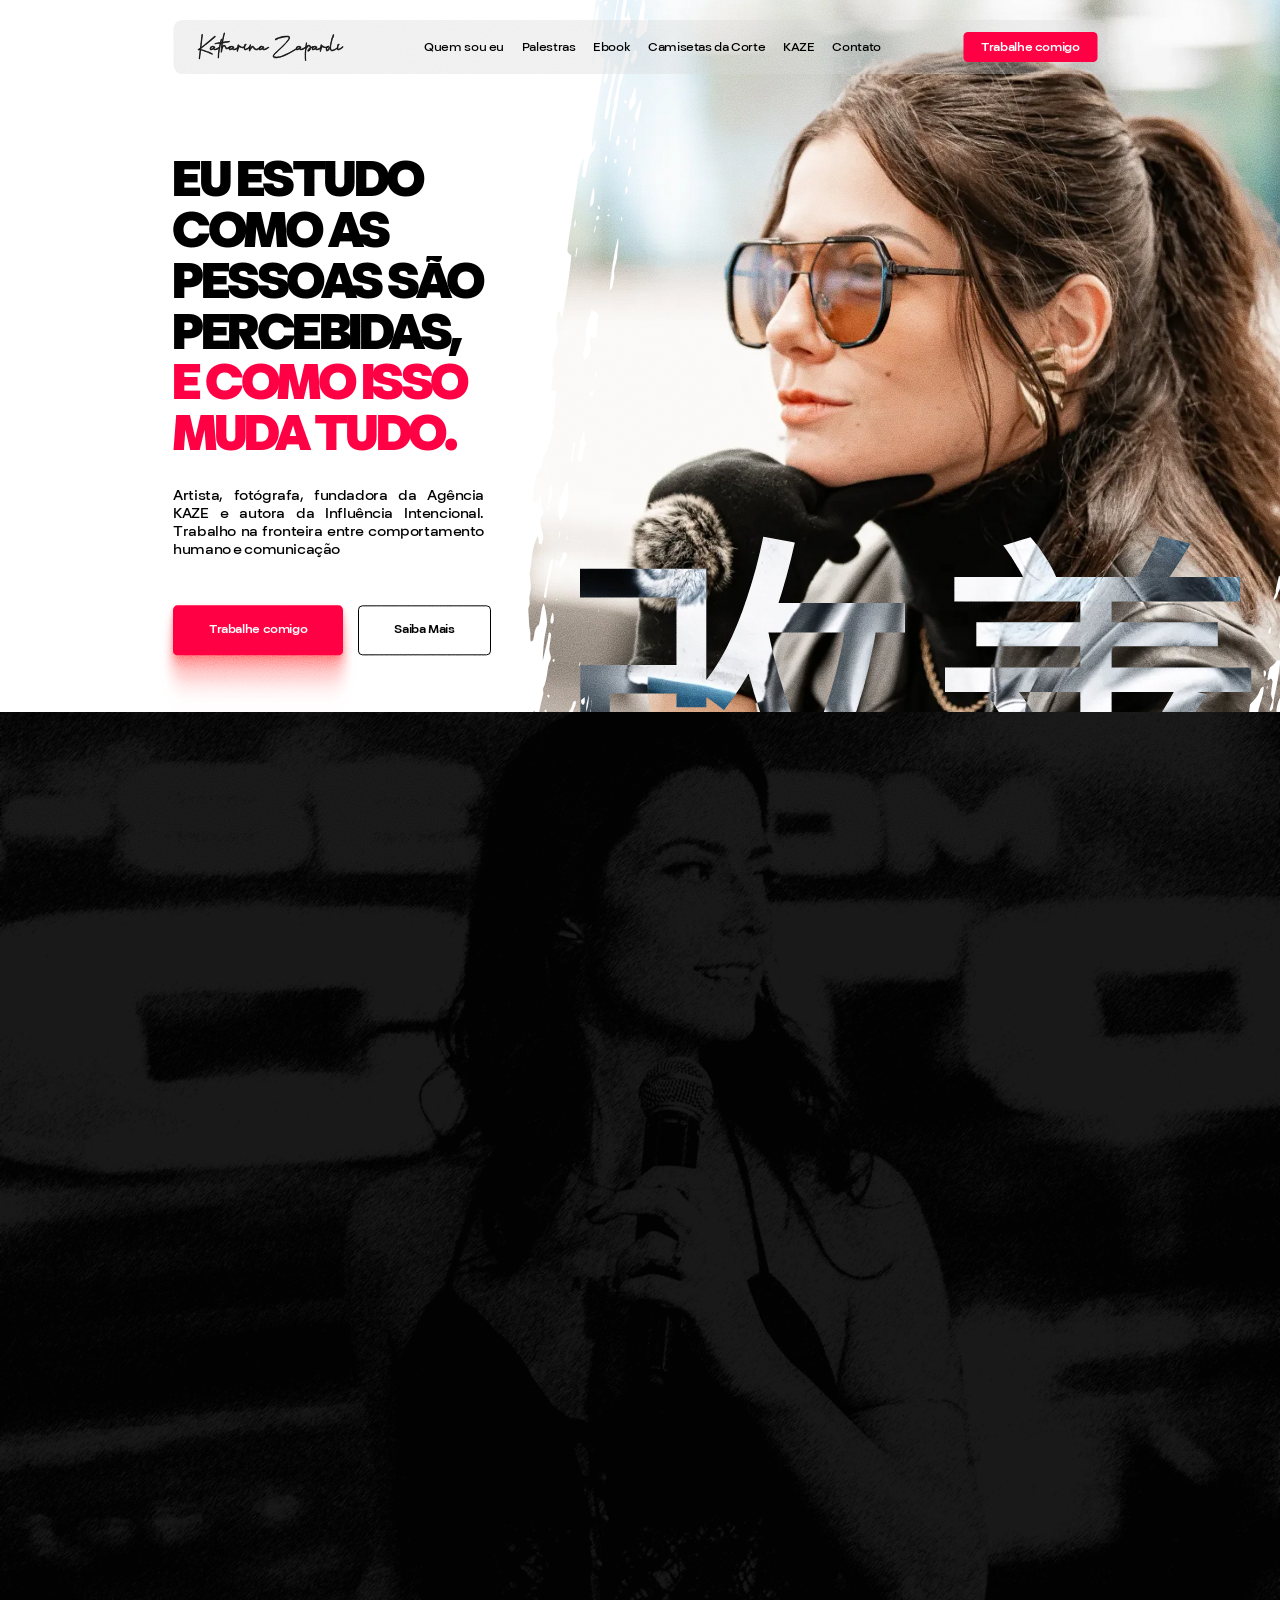
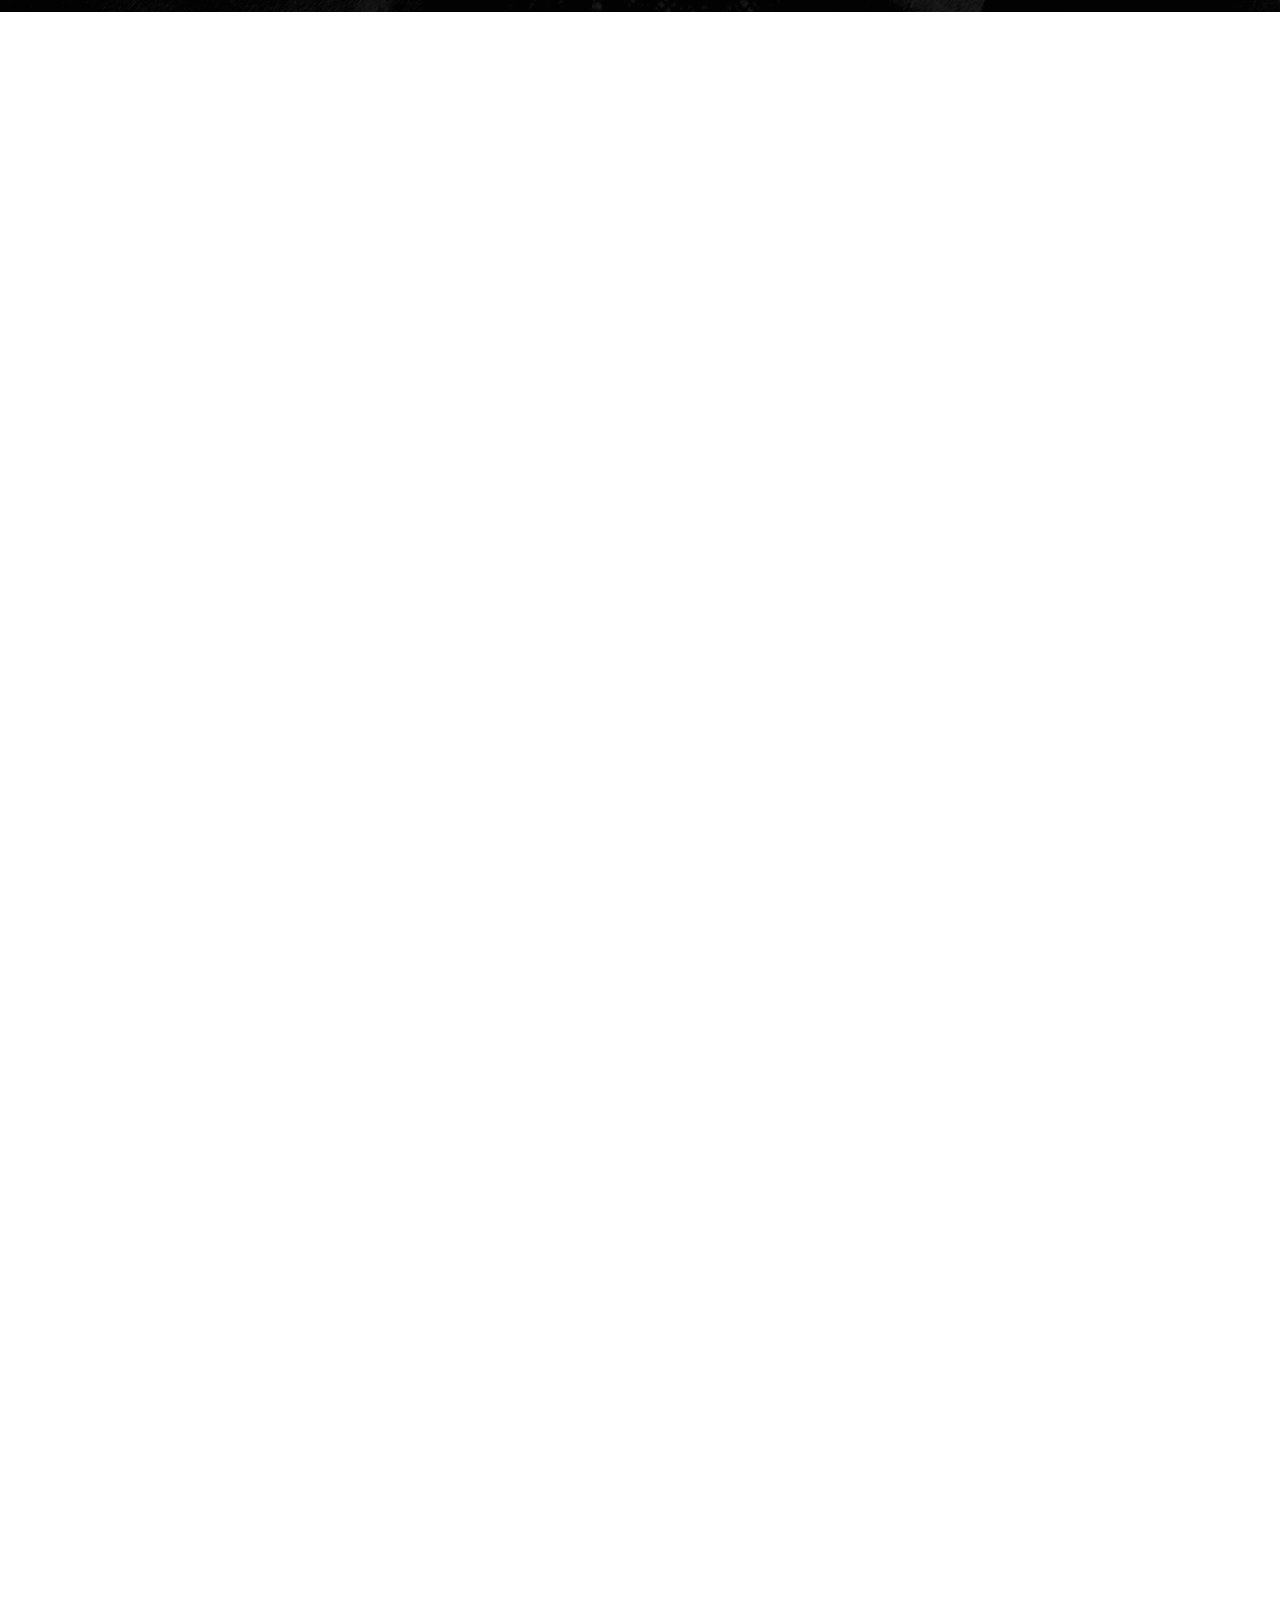
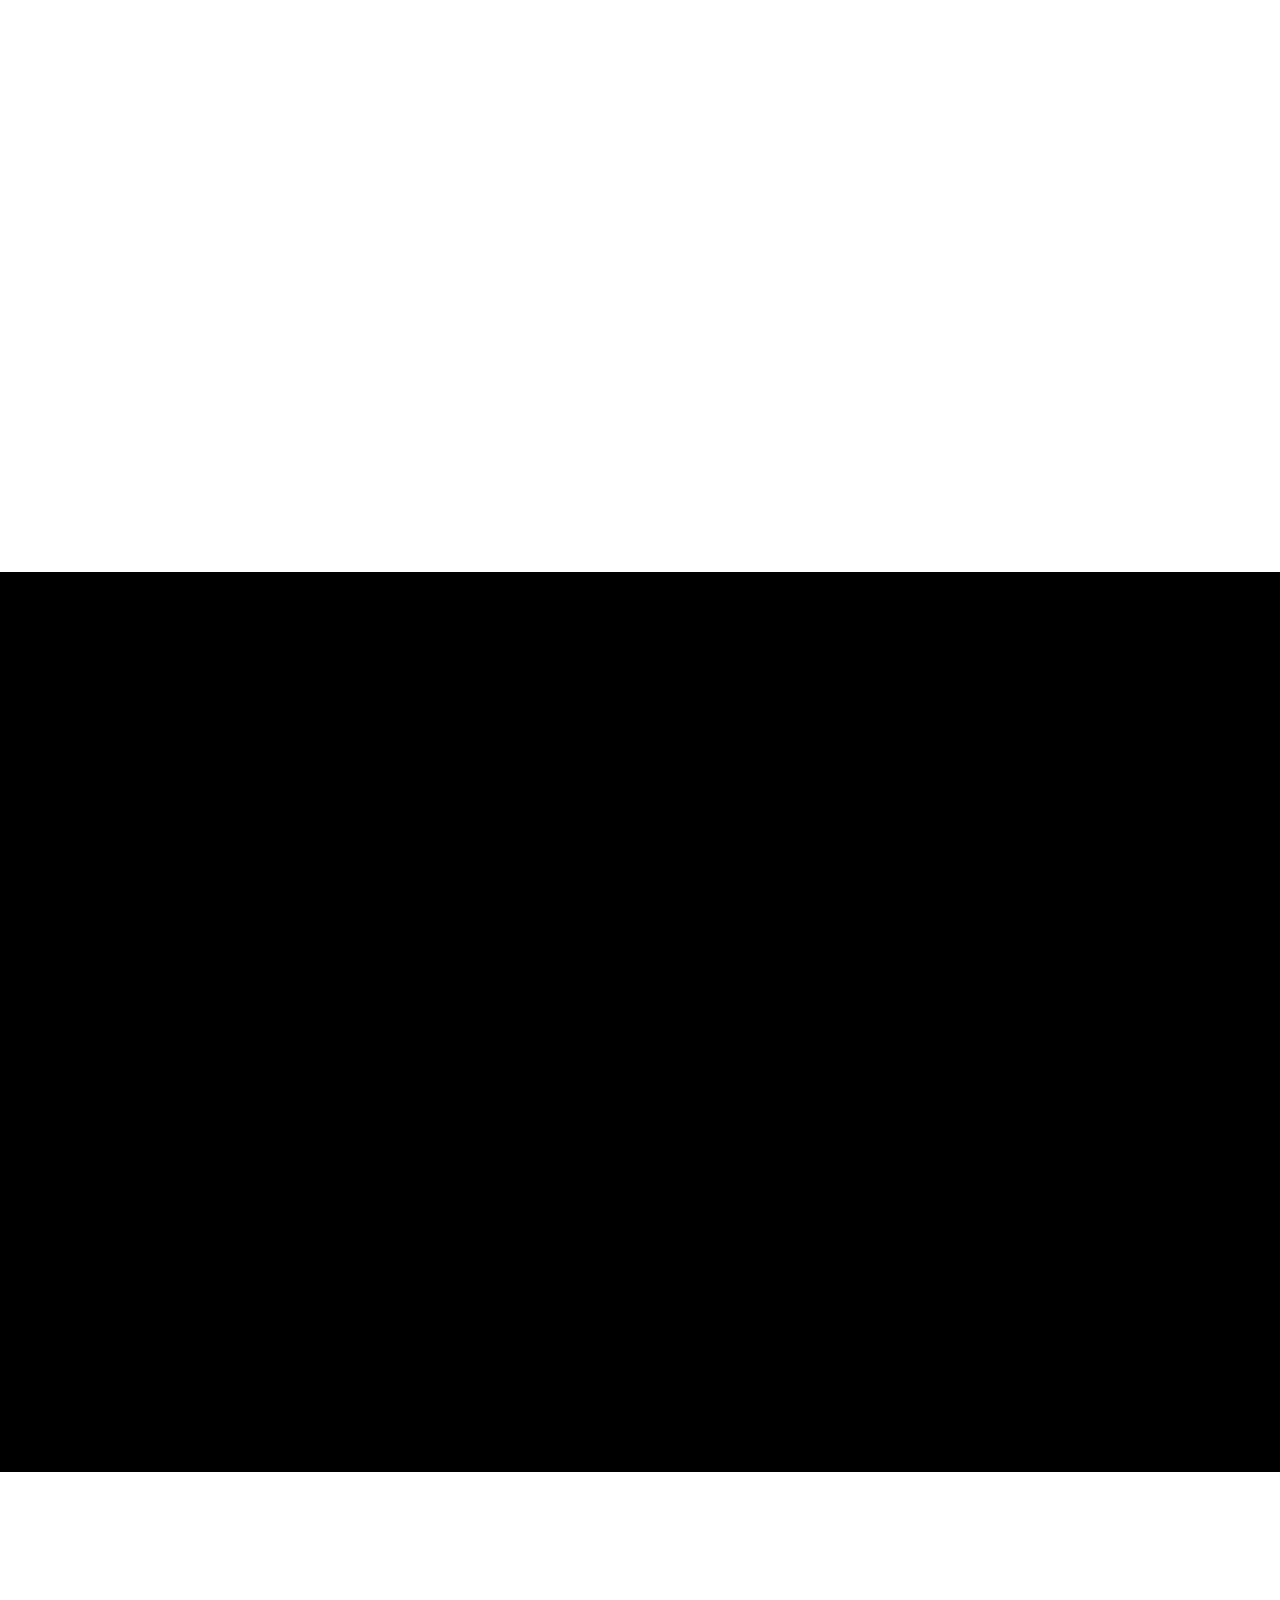
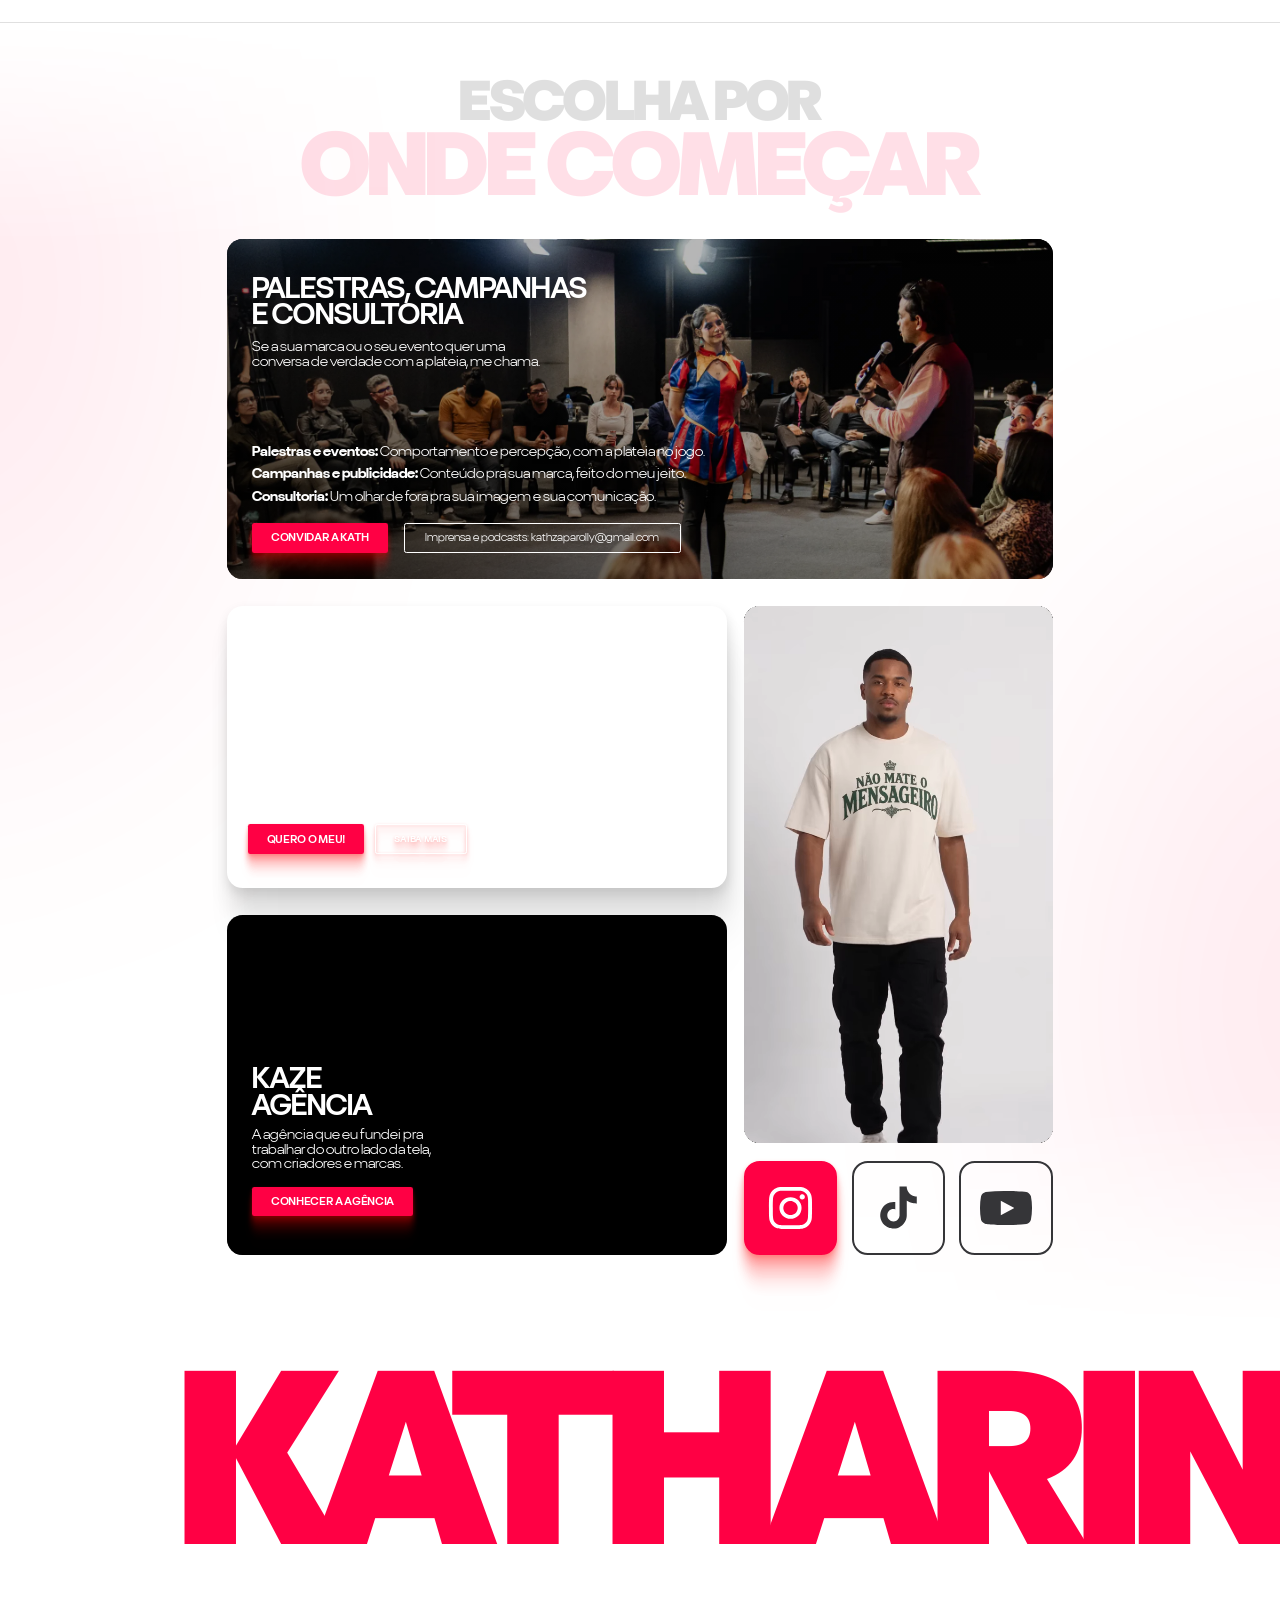
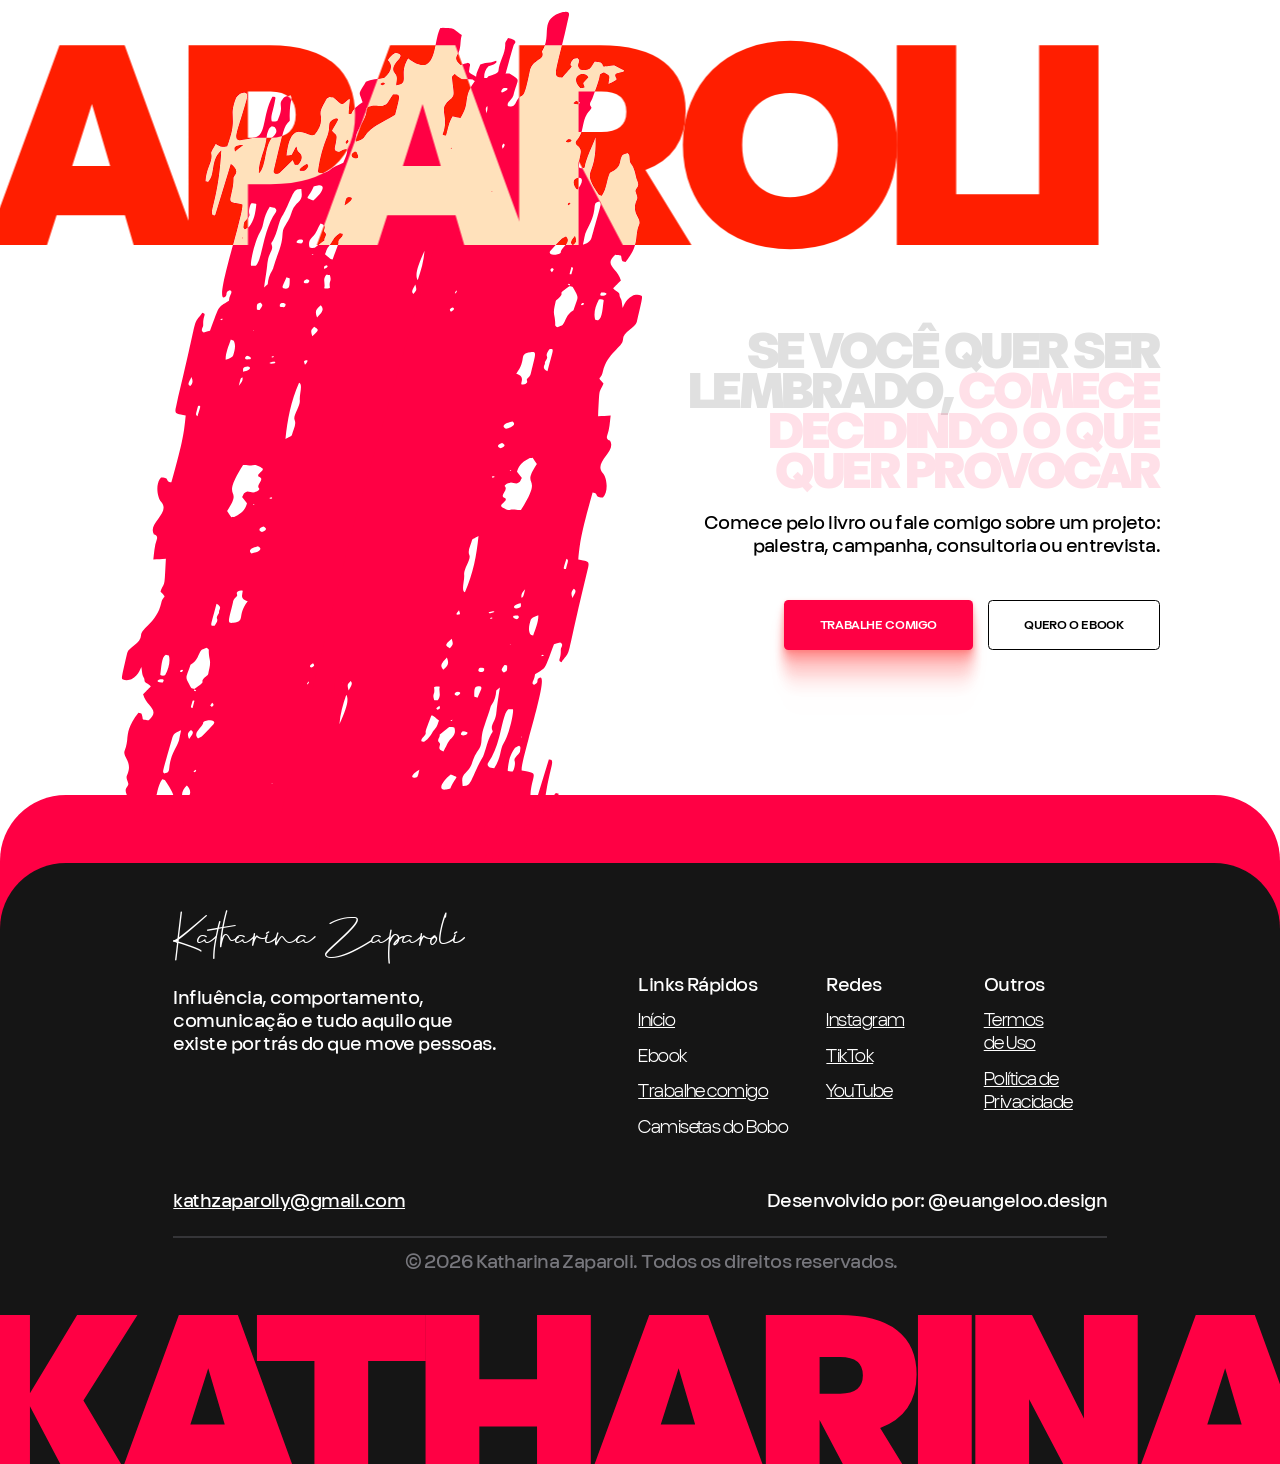
<file: index.html>
<!DOCTYPE html>
<html lang="pt-BR">
<head>
  <meta charset="UTF-8">
  <meta name="viewport" content="width=device-width, initial-scale=1">
  <title>Katharina Zaparoli | Influência, imagem e comunicação</title>
  <meta name="description" content="Katharina Zaparoli é artista, fotógrafa, fundadora da Agência KAZE e autora do ebook Influência Intencional. Palestras, campanhas e consultoria sobre como as pessoas são percebidas.">
  <link rel="canonical" href="https://kathzaparoli.com.br/">
  <meta name="robots" content="index, follow, max-image-preview:large, max-snippet:-1, max-video-preview:-1">
  <meta name="author" content="Katharina Zaparoli">
  <meta name="theme-color" content="#0b0b0b">
  <link rel="icon" href="/assets/icons/favicon.svg" type="image/svg+xml">
  <link rel="icon" href="/assets/icons/favicon-48.png" type="image/png" sizes="48x48">
  <link rel="apple-touch-icon" href="/assets/icons/apple-touch-icon.png">
  <!-- compartilhamento (WhatsApp, Instagram, LinkedIn, X...) -->
  <meta property="og:type" content="profile">
  <meta property="og:locale" content="pt_BR">
  <meta property="og:site_name" content="Katharina Zaparoli">
  <meta property="og:title" content="Katharina Zaparoli | Influência, imagem e comunicação">
  <meta property="og:description" content="Katharina Zaparoli é artista, fotógrafa, fundadora da Agência KAZE e autora do ebook Influência Intencional. Palestras, campanhas e consultoria sobre como as pessoas são percebidas.">
  <meta property="og:url" content="https://kathzaparoli.com.br/">
  <meta property="og:image" content="https://kathzaparoli.com.br/assets/og/og-home.jpg">
  <meta property="og:image:width" content="1200">
  <meta property="og:image:height" content="630">
  <meta property="og:image:alt" content="Katharina Zaparoli de óculos, com a frase: eu estudo como as pessoas são percebidas">
  <meta name="twitter:card" content="summary_large_image">
  <meta name="twitter:title" content="Katharina Zaparoli | Influência, imagem e comunicação">
  <meta name="twitter:description" content="Katharina Zaparoli é artista, fotógrafa, fundadora da Agência KAZE e autora do ebook Influência Intencional. Palestras, campanhas e consultoria sobre como as pessoas são percebidas.">
  <meta name="twitter:image" content="https://kathzaparoli.com.br/assets/og/og-home.jpg">
  <!-- dados estruturados (Google e buscadores de IA) -->
  <script type="application/ld+json">
{
  "@context": "https://schema.org",
  "@graph": [
    {
      "@type": "WebSite",
      "@id": "https://kathzaparoli.com.br/#site",
      "url": "https://kathzaparoli.com.br/",
      "name": "Katharina Zaparoli",
      "inLanguage": "pt-BR",
      "publisher": {
        "@id": "https://kathzaparoli.com.br/#katharina"
      }
    },
    {
      "@type": "Person",
      "@id": "https://kathzaparoli.com.br/#katharina",
      "name": "Katharina Zaparoli",
      "alternateName": [
        "Kath Zaparoli",
        "Kath"
      ],
      "url": "https://kathzaparoli.com.br/",
      "image": {
        "@type": "ImageObject",
        "url": "https://kathzaparoli.com.br/assets/og/og-home-square.jpg",
        "width": 1200,
        "height": 1200,
        "caption": "Katharina Zaparoli"
      },
      "description": "Artista, fotógrafa, criadora de conteúdo e estrategista de influência. Fundadora da Agência KAZE e autora do ebook Influência Intencional. Estuda como as pessoas são percebidas na internet e dá palestras sobre comportamento, percepção e comunicação.",
      "jobTitle": [
        "Estrategista de influência",
        "Fotógrafa",
        "Criadora de conteúdo",
        "Palestrante"
      ],
      "knowsAbout": [
        "Influência digital",
        "Posicionamento de imagem",
        "Comunicação",
        "Comportamento humano",
        "Percepção",
        "Criação de conteúdo",
        "Marketing de influência",
        "Fotografia",
        "Storytelling"
      ],
      "founder": {
        "@type": "Organization",
        "name": "Agência KAZE",
        "url": "https://kazeagencia.com.br/"
      },
      "email": "mailto:kathzaparolly@gmail.com",
      "sameAs": [
        "https://instagram.com/kathzaparoli",
        "https://www.tiktok.com/@kathzaparoli",
        "https://www.youtube.com/@kathzaparoli"
      ]
    },
    {
      "@type": "ProfilePage",
      "@id": "https://kathzaparoli.com.br/#page",
      "url": "https://kathzaparoli.com.br/",
      "name": "Katharina Zaparoli",
      "isPartOf": {
        "@id": "https://kathzaparoli.com.br/#site"
      },
      "about": {
        "@id": "https://kathzaparoli.com.br/#katharina"
      },
      "mainEntity": {
        "@id": "https://kathzaparoli.com.br/#katharina"
      },
      "inLanguage": "pt-BR",
      "primaryImageOfPage": "https://kathzaparoli.com.br/assets/og/og-home-square.jpg"
    }
  ]
}
  </script>
  <link rel="preload" as="image" fetchpriority="high" href="assets/img/hero-photo-v2.webp" imagesrcset="assets/img/hero-photo-v2-940.webp 940w, assets/img/hero-photo-v2.webp 1875w" imagesizes="min(938px, 65.2vw)" media="(min-width: 1024px)">
  <link rel="preload" as="image" fetchpriority="high" href="assets/img/hero-mobile.webp" media="(max-width: 1023.98px)">
  <link rel="preload" href="assets/fonts/christmas-bella.woff2" as="font" type="font/woff2" crossorigin>
  <link rel="preload" href="assets/fonts/origin-black-display.woff2" as="font" type="font/woff2" crossorigin>
  <link rel="preload" href="assets/fonts/origin-medium-text.woff2" as="font" type="font/woff2" crossorigin>
  <script>
    /* Antes do 1º paint: escala do palco (evita a página "pular") e
       libera a entrada da foto do hero assim que a imagem estiver decodificada. */
    (function (r) {
      r.classList.add('js');
      var w = r.clientWidth, h = innerHeight, dk = w >= 1024, z = dk ? Math.min(1, w / 1440) : 1, s = r.style;
      s.setProperty('--z', z);
      s.setProperty('--fit', dk ? Math.min(1, (h - 60) / (760 * z)) : 1);
      s.setProperty('--m', w / 1440);
      s.setProperty('--mz', dk ? 1 : w / 390);   /* celular: escala do frame mobile de 390px do Figma */
      var done = false, go = function () { if (!done) { done = true; r.classList.add('hero-go'); } };
      var img = new Image();
      img.fetchPriority = 'high';
      if (dk) {
        img.sizes = 'min(938px, 65.2vw)';
        img.srcset = 'assets/img/hero-photo-v2-940.webp 940w, assets/img/hero-photo-v2.webp 1875w';
        img.src = 'assets/img/hero-photo-v2.webp';
      } else {
        img.src = 'assets/img/hero-mobile.webp';
      }
      if (img.decode) img.decode().then(go, go); else img.onload = img.onerror = go;
      setTimeout(go, 2500);
      try { if (sessionStorage.getItem('kz-pt')) { r.classList.add('pt-in'); sessionStorage.removeItem('kz-pt'); } } catch (e) {}
    })(document.documentElement);
  </script>
  <link rel="stylesheet" href="css/styles.css">
  <noscript><style>.stat-bg { background-image: url("assets/img/stats-bg.webp") !important; }</style></noscript>
</head>
<body class="home">
<div class="page">

  <!-- ============ HERO ============ -->
  <header class="hero" id="topo">
    <!-- nav fixa no topo: clara no hero; depois dele some ao descer e volta ao subir (script.js) -->
    <div class="stage nav-stage">
      <nav class="nav" aria-label="Principal">
        <a class="nav-brand" href="#topo">Katharina Zaparoli</a>
        <button class="nav-toggle" type="button" aria-expanded="false" aria-controls="nav-menu" aria-label="Abrir menu"><span></span><span></span><span></span></button>
        <ul class="nav-links" id="nav-menu">
          <li><a href="#quem-e-a-kath">Quem sou eu</a></li>
          <li><a href="#palestras">Palestras</a></li>
          <li><a href="#livro">Ebook</a></li>
          <li><a href="#camisetas">Camisetas da Corte</a></li>
          <li><a href="#kaze">KAZE</a></li>
          <li><a href="#contato">Contato</a></li>
        </ul>
        <a class="btn btn-sm btn-primary" href="/trabalhe-comigo">Trabalhe comigo</a>
      </nav>
    </div>
    <div class="stage">
      <div class="hero-visual" aria-hidden="true">
        <!-- foto com a borda irregular -->
        <div class="hero-media">
          <picture>
            <!-- celular: recorte próprio do frame mobile (já vem com a borda rasgada) -->
            <source media="(max-width: 1023.98px)" srcset="assets/img/hero-mobile.webp" width="1481" height="635">
            <img class="hp-img" src="assets/img/hero-photo-v2.webp" srcset="assets/img/hero-photo-v2-940.webp 940w, assets/img/hero-photo-v2.webp 1875w" sizes="min(938px, 65.2vw)" width="1875" height="1803" alt="" fetchpriority="high">
          </picture>
          <div class="hp-cover"></div>
        </div>
        <img class="hero-kanji" src="assets/svg/kanji-hero.svg" width="767" height="381" alt="">
      </div>


      <div class="hero-copy">
        <h1 class="hero-title">
          <span class="l1">eu estudo como as pessoas são percebidas,</span>
          <span class="l2">e como isso muda tudo.</span>
        </h1>

        <p class="hero-text">Artista, fotógrafa, fundadora da Agência KAZE  e autora da Influência Intencional. Trabalho na fronteira entre comportamento humano e comunicação</p>

        <div class="hero-ctas">
          <a class="btn btn-lg btn-primary btn-glow" href="/trabalhe-comigo">Trabalhe comigo</a>
          <a class="btn btn-lg btn-outline" href="#quem-e-a-kath">Saiba Mais</a>
        </div>
      </div>
    </div>
  </header>

  <!-- ============ NÚMEROS (uma seção, texto troca no scroll) ============ -->
  <section class="stats" aria-label="Números">
    <div class="stat-bg" aria-hidden="true"></div>
    <div class="stage">
      <img class="stat-kanji" src="assets/svg/kaizen.svg" decoding="async" width="769.029" height="383.501" alt="" aria-hidden="true">
      <!-- celular: os dois kanji empilhados -->
      <div class="stat-kanji-m" aria-hidden="true">
        <img class="sk-1" src="assets/svg/kaizen-m-1.svg" loading="lazy" decoding="async" width="167.38" height="170.461" alt="">
        <img class="sk-2" src="assets/svg/kaizen-m-2.svg" loading="lazy" decoding="async" width="165.004" height="169.814" alt="">
      </div>
      <div class="stat-text">
        <p class="stat-num">+1 milhão</p>
        <p class="stat-label">de seguidores nas redes</p>
      </div>
      <div class="stat-text">
        <p class="stat-num">+<span class="cnt" data-to="100">100</span> milhões</p>
        <p class="stat-label">de visualizações nos últimos 90 dias</p>
      </div>
      <div class="stat-text">
        <p class="stat-num">+<span class="cnt" data-to="10">10</span> anos</p>
        <p class="stat-label">construindo imagens e narrativas</p>
      </div>
    </div>
  </section>

  <!-- ============ FOTOS → QUEM É A KATH (cena única) ============ -->
  <section class="story" id="quem-e-a-kath">
    <div class="story-pin">
      <div class="about-bg" aria-hidden="true"></div>

      <div class="story-photos">
        <figure class="sp sp-1"><img data-src="assets/img/img-1824.webp" fetchpriority="low" decoding="async" alt="Katharina palestrando no palco com microfone"><span class="sp-dim"></span></figure>
        <figure class="sp sp-2"><img data-src="assets/img/dsc-06605.webp" fetchpriority="low" decoding="async" alt="Katharina de óculos escuros e jaqueta de couro"><span class="sp-dim"></span></figure>
        <figure class="sp sp-3"><img data-src="assets/img/pls-04305.webp" fetchpriority="low" decoding="async" alt="Katharina sorrindo em gravação de podcast"><span class="sp-dim"></span></figure>
        <figure class="sp sp-4"><img data-src="assets/img/img-1862.webp" fetchpriority="low" decoding="async" alt="Katharina fantasiada, sorrindo com microfone"><span class="sp-dim"></span></figure>
      </div>

      <div class="story-title" aria-hidden="true">
        <div class="zoom"><p class="kath-banner-title">Quem é a Kath?</p></div>
      </div>

      <!-- celular: traçado vermelho que desce das fotos até o título -->
      <svg class="kath-swoosh-m" width="523.794" height="1434.35" viewBox="0 0 523.794 1434.35" preserveAspectRatio="none" fill="none" aria-hidden="true">
        <path d="M491.389 0.496115C484.974 11.7234 345.433 104.75 371.096 409.493C396.759 714.235 454.499 213.816 306.94 180.134C159.38 146.452 -151.904 519.637 90.286 736.164C332.476 952.692 638.209 1230.94 478.558 1318.91C340.383 1395.04 390.293 1474.73 353.384 1408.88C317.067 1344.09 350.868 1439.5 312.859 1421.33C285.861 1408.43 257.463 1426.37 149.416 1421.33" stroke-width="2" stroke="#FF0044"/>
      </svg>

      <div class="story-track">
        <div class="story-about">
          <div class="stage">
            <svg class="kath-swoosh" width="1473.741" height="1084.503" viewBox="0 0 1475.26 1086.36" preserveAspectRatio="none" fill="none" aria-hidden="true">
              <path d="M1474.74 0.857486C1465.64 6.32008 1195.15 181.637 1151.25 457.585C1105.1 747.696 1170.27 267.59 1009.57 256.756C820.307 243.997 631.572 435.417 297.312 532.557C283.877 536.461 270.208 540.213 256.294 543.794C-88.8935 632.614 -92.4955 329.67 297.312 532.557C314.161 541.327 331.746 551.042 350.069 561.774C792.307 820.799 169.149 481.043 150.009 909.247C134.023 1266.91 132.721 969.104 206.48 969.104C266.933 969.104 142.173 1169.58 239.7 1028.76C337.227 887.95 256.548 1011.37 312.52 1060.86C320.932 1068.3 315.014 1043.94 331.316 1046.88C401.795 1059.62 391.447 1043.12 625.178 1056.71" stroke-width="2" stroke="#FF0044"/>
            </svg>
            <div class="about-inner">
              <div class="about-copy">
                <div class="about-text">
                  <h2 class="about-title"><span>Quem é a </span><span class="red">Kath?</span></h2>
                  <div class="about-body">
                    <p>Oi, eu sou a Kath. Comecei com uma câmera na mão, fotografando gente, e foi ali que percebi que a imagem que a gente mostra costuma ser a que o outro lembra, né? Passei anos observando por que pessoas competentes parecem menores do que são na internet, e por que outras, com metade do repertório, parecem maiores.</p>
                    <p>O que separa uma da outra é a intenção: o que a pessoa mostra, o que ela cala, o que repete e o que deixa ficar. Hoje eu publico todo dia, escrevo e dou palestra. Levo esse olhar pra marcas e eventos, pra transformar presença em percepção, e percepção em oportunidade. Minha fé vai junto em tudo isso.</p>
                  </div>
                </div>
                <div class="about-ctas">
                  <a class="btn btn-lg btn-primary btn-glow" href="/trabalhe-comigo">Trabalhe comigo</a>                </div>
              </div>

              <div class="stack" aria-hidden="true">
                <div class="stack-rot">
                  <div class="stack-grid">
                    <div class="card-box cb-1"><div class="card c-1"><img src="assets/img/img-1862.webp" alt="" loading="lazy" decoding="async"></div></div>
                    <div class="card-box cb-2"><div class="card c-2"><img src="assets/img/pls-04305.webp" alt="" loading="lazy" decoding="async"></div></div>
                    <div class="card-box cb-3"><div class="card c-3"><img src="assets/img/dsc-06605.webp" alt="" loading="lazy" decoding="async"></div></div>
                    <div class="card-box cb-4"><div class="card c-4"><img src="assets/img/img-1824.webp" alt="" loading="lazy" decoding="async"></div></div>
                  </div>
                </div>
              </div>
            </div>
          </div>
        </div>
      </div>
    </div>
  </section>

  <!-- ============ ESCOLHA POR ONDE COMEÇAR ============ -->
  <section class="choose" aria-labelledby="choose-title">
    <div class="choose-fx" aria-hidden="true">
      <div class="stage">
        <img class="choose-glow choose-glow-l" src="assets/svg/glow-red.svg" width="1095.54" height="1736.83" alt="">
        <img class="choose-glow choose-glow-r" src="assets/svg/glow-red.svg" width="1095.54" height="1736.83" alt="">
      </div>
    </div>
    <div class="stage">

      <h2 class="choose-title" id="choose-title">
        <span class="l1">escolha por</span>
        <span class="l2">onde começar</span>
      </h2>

      <div class="choose-grid">
        <!-- Palestras -->
        <article class="pcard pcard-palestras" id="palestras">
          <picture>
            <source media="(max-width: 1023.98px)" srcset="assets/img/card-palestras-m.webp">
            <img class="pcard-bg" src="assets/img/card-palestras.webp" alt="" loading="lazy" decoding="async">
          </picture>
          <h3 class="pcard-title palestras-title">Palestras, campanhas e consultoria</h3>
          <p class="pcard-desc palestras-lead">Se a sua marca ou o seu evento quer uma conversa de verdade com a plateia, me chama.</p>
          <div class="palestras-bottom">
            <p class="palestras-list">
              <span><b>Palestras e eventos:</b> Comportamento e percepção, com a plateia no jogo.</span>
              <span><b>Campanhas e publicidade:</b> Conteúdo pra sua marca, feito do meu jeito.</span>
              <span><b>Consultoria:</b> Um olhar de fora pra sua imagem e sua comunicação.</span>
            </p>
            <div class="pcard-btns palestras-btns">
              <a class="btn btn-xs btn-primary btn-glow" href="/trabalhe-comigo?tipo=palestra" data-card-link><span class="d-only">CONVIDAR A KATH</span><span class="m-only">Convidar a Kath</span></a>
              <a class="press" href="mailto:kathzaparolly@gmail.com">Imprensa e podcasts: kathzaparolly@gmail.com</a>
            </div>
          </div>
        </article>

        <!-- Livro -->
        <article class="pcard pcard-livro" id="livro">
          <img class="pcard-bg" src="assets/img/card-livro.webp" alt="Livro Influência Intencional" loading="lazy" decoding="async">
          <h3 class="pcard-title livro-title"><span>INFLUÊNCIA</span><span>INTENCIONAL</span></h3>
          <p class="pcard-desc livro-desc"><span class="d-only">Como a internet está te vendo hoje? Esse guia te ajuda a responder isso e a decidir o que você quer que as pessoas lembrem de você</span><span class="m-only">Como a internet te vê hoje? Este guia ajuda você a descobrir e a definir como quer ser lembrado.</span></p>
          <div class="pcard-btns livro-btns">
            <a class="btn btn-xs btn-primary btn-glow d-only" href="https://pay.kirvano.com/9aa497c9-ecc4-4eae-8cae-2fd1627d4a17">QUERO O MEU!</a>
            <a class="btn btn-xs btn-primary btn-glow m-only" href="/influencia-intencional">Quero o meu!</a>
            <a class="btn btn-xs btn-ghost btn-glow livro-more" href="/influencia-intencional" data-card-link>SAIBA MAIS</a>
          </div>
        </article>

        <div class="choose-side">
          <!-- Camisetas (vídeo; texto só no hover) -->
          <article class="pcard pcard-camisetas" id="camisetas" tabindex="0">
            <video class="pcard-video" muted loop playsinline preload="none" poster="assets/img/camisetas-poster.webp" aria-hidden="true">
              <source src="assets/video/camisetas.webm" type="video/webm">
              <source src="assets/video/camisetas.mp4" type="video/mp4">
            </video>
            <div class="camis-veil" aria-hidden="true"></div>
            <div class="pcard-content camis-content">
              <div class="pcard-head">
                <p class="camis-tag">Camisetas da corte</p>
                <h3 class="pcard-title camis-title"><span>O POVO</span><span>NÃO É BOBO</span></h3>
                <p class="pcard-desc">Vista a voz da Corte. Conheça as camisetas do Bobo da Corte e escolha a sua.</p>
              </div>
              <a class="btn btn-xs btn-primary btn-glow" href="https://loja.kathzaparoli.com.br/" data-card-link><span class="d-only">VER AS CAMISETAS</span><span class="m-only">Ver catálogo completo!</span></a>
            </div>
          </article>

          <ul class="socials" aria-label="Redes sociais">
            <li><a class="social is-active" href="https://instagram.com/kathzaparoli" target="_blank" rel="noopener" aria-label="Instagram"><img class="ic-ig" loading="lazy" src="assets/icons/icon-instagram.svg" width="59" height="59" alt=""></a></li>
            <li><a class="social" href="https://www.tiktok.com/@kathzaparoli" target="_blank" rel="noopener" aria-label="TikTok"><img class="ic-tt" loading="lazy" src="assets/icons/icon-tiktok.svg" width="57.341" height="57.341" alt=""></a></li>
            <li><a class="social" href="https://www.youtube.com/@kathzaparoli" target="_blank" rel="noopener" aria-label="YouTube"><img class="ic-yt" loading="lazy" src="assets/icons/icon-youtube.svg" width="65.931" height="43.974" alt=""></a></li>
          </ul>
        </div>

        <!-- KAZE -->
        <article class="pcard pcard-kaze" id="kaze">
          <picture>
            <source media="(max-width: 1023.98px)" srcset="assets/img/card-kaze-m.webp">
            <img class="pcard-bg" src="assets/img/card-kaze.webp" alt="" loading="lazy" decoding="async">
          </picture>
          <div class="pcard-content kaze-content">
            <div class="pcard-head">
              <h3 class="pcard-title"><span>KAZE</span><span>AGÊNCIA</span></h3>
              <p class="pcard-desc">A agência que eu fundei pra trabalhar do outro lado da tela, com criadores e marcas.</p>
            </div>
            <a class="btn btn-xs btn-primary btn-glow" href="https://kazeagencia.com.br/" data-card-link><span class="d-only">CONHECER A AGÊNCIA</span><span class="m-only">Conhecer a Agência</span></a>
          </div>
        </article>
      </div>
    </div>
  </section>

  <!-- ============ KATHARINA / ZAPAROLI ============ -->
  <section class="zaparoli" aria-label="Katharina Zaparoli">
    <p class="zap-word zap-top">Katharina</p>
    <p class="zap-word zap-bottom">Zaparoli</p>
    <div class="zap-strip"><img src="assets/img/zaparoli-strip.webp" alt="Katharina apresentando em um escritório envidraçado" loading="lazy" decoding="async"></div>
  </section>

  <!-- ============ SE VOCÊ QUER SER LEMBRADO ============ -->
  <section class="provoke" id="contato" aria-labelledby="provoke-title">
    <div class="provoke-band" aria-hidden="true"></div>
    <div class="stage">
      <div class="provoke-brush" aria-hidden="true"><img src="assets/svg/brush-red.svg" width="661.288" height="1009.24" alt="" loading="lazy" decoding="async"></div>
      <div class="provoke-photo"><img src="assets/img/provoke-photo.webp" srcset="assets/img/provoke-photo-1000.webp 1000w, assets/img/provoke-photo.webp 1900w" sizes="912px" width="1900" height="2850" alt="Katharina sorrindo, de óculos escuros e jaqueta de couro, segurando um microfone" loading="lazy" decoding="async"></div>
      <!-- celular: a foto aparece inteira em cima e, embaixo, só dentro da pincelada (máscara do Figma) -->
      <div class="pp-m" role="img" aria-label="Katharina sorrindo, de óculos escuros e jaqueta de couro, segurando um microfone">
        <div class="pp-m-mask"><div class="pp-m-in"><img src="assets/img/provoke-photo-1000.webp" width="1000" height="1500" alt="" loading="lazy" decoding="async"></div></div>
        <div class="pp-m-top"><img src="assets/img/provoke-photo-1000.webp" width="1000" height="1500" alt="" loading="lazy" decoding="async"></div>
      </div>
      <div class="provoke-copy">
        <div class="provoke-text">
          <h2 class="provoke-title" id="provoke-title">
            <span class="l1">Se você quer ser lembrado, <span class="red">comece decidindo o que</span></span>
            <span class="l2 red">quer provocar</span>
          </h2>
          <p class="provoke-lead">Comece pelo livro ou fale comigo sobre um projeto: palestra, campanha, consultoria ou entrevista.</p>
        </div>
        <div class="provoke-ctas">
          <a class="btn btn-lg btn-primary btn-glow" href="/trabalhe-comigo">TRABALHE COMIGO</a>
          <a class="btn btn-lg btn-outline" href="/influencia-intencional">QUERO O EBOOK</a>
        </div>
      </div>
    </div>
  </section>

  <!-- ============ FOOTER ============ -->
  <footer class="footer">
    <div class="stage">
      <a class="foot-brand" href="#topo">Katharina Zaparoli</a>
      <p class="foot-tagline">Influência, comportamento, comunicação e tudo aquilo que existe por trás do que move pessoas.</p>

      <nav class="foot-cols" aria-label="Rodapé">
        <div class="foot-col">
          <p class="foot-head">Links Rápidos</p>
          <a class="u" href="#topo">Início</a>
          <a href="/influencia-intencional">Ebook</a>
          <a class="u" href="/trabalhe-comigo">Trabalhe comigo</a>
          <a href="#camisetas">Camisetas do Bobo</a>
        </div>
        <div class="foot-col foot-col-n">
          <p class="foot-head">Redes</p>
          <a class="u" href="https://instagram.com/kathzaparoli" target="_blank" rel="noopener">Instagram</a>
          <a class="u" href="https://www.tiktok.com/@kathzaparoli" target="_blank" rel="noopener">TikTok</a>
          <a class="u" href="https://www.youtube.com/@kathzaparoli" target="_blank" rel="noopener">YouTube</a>
        </div>
        <div class="foot-col foot-col-n">
          <p class="foot-head">Outros</p>
          <a class="u foot-terms" href="https://kathzaparoli.com.br/termos-de-uso" target="_blank" rel="noopener">Termos de Uso</a>
          <a class="u" href="https://kathzaparoli.com.br/politica-de-privacidade" target="_blank" rel="noopener">Política de Privacidade</a>
        </div>
      </nav>

      <div class="foot-row">
        <a class="u" href="mailto:kathzaparolly@gmail.com">kathzaparolly@gmail.com</a>
        <p>Desenvolvido por: @euangeloo.design</p>
      </div>
      <p class="foot-copy">© 2026 Katharina Zaparoli. Todos os direitos reservados.</p>
      <p class="foot-word" aria-hidden="true">Katharina</p>
    </div>
  </footer>

</div>

<!-- progresso da rolagem (no lugar da barra de rolagem, igual à página do ebook) -->
<div class="scroll-progress" aria-hidden="true"><i></i></div>

<!-- cortina da transição entre páginas -->
<div class="pt" aria-hidden="true"><span class="pt-brand">Katharina Zaparoli</span></div>

<script src="js/menu.js"></script>
<script src="js/transition.js"></script>
<script src="js/vendor/gsap.min.js"></script>
<script src="js/vendor/ScrollTrigger.min.js"></script>
<script src="js/vendor/SplitText.min.js"></script>
<script src="js/vendor/lenis.min.js"></script>
<script src="js/script.js"></script>
</body>
</html>
</file>
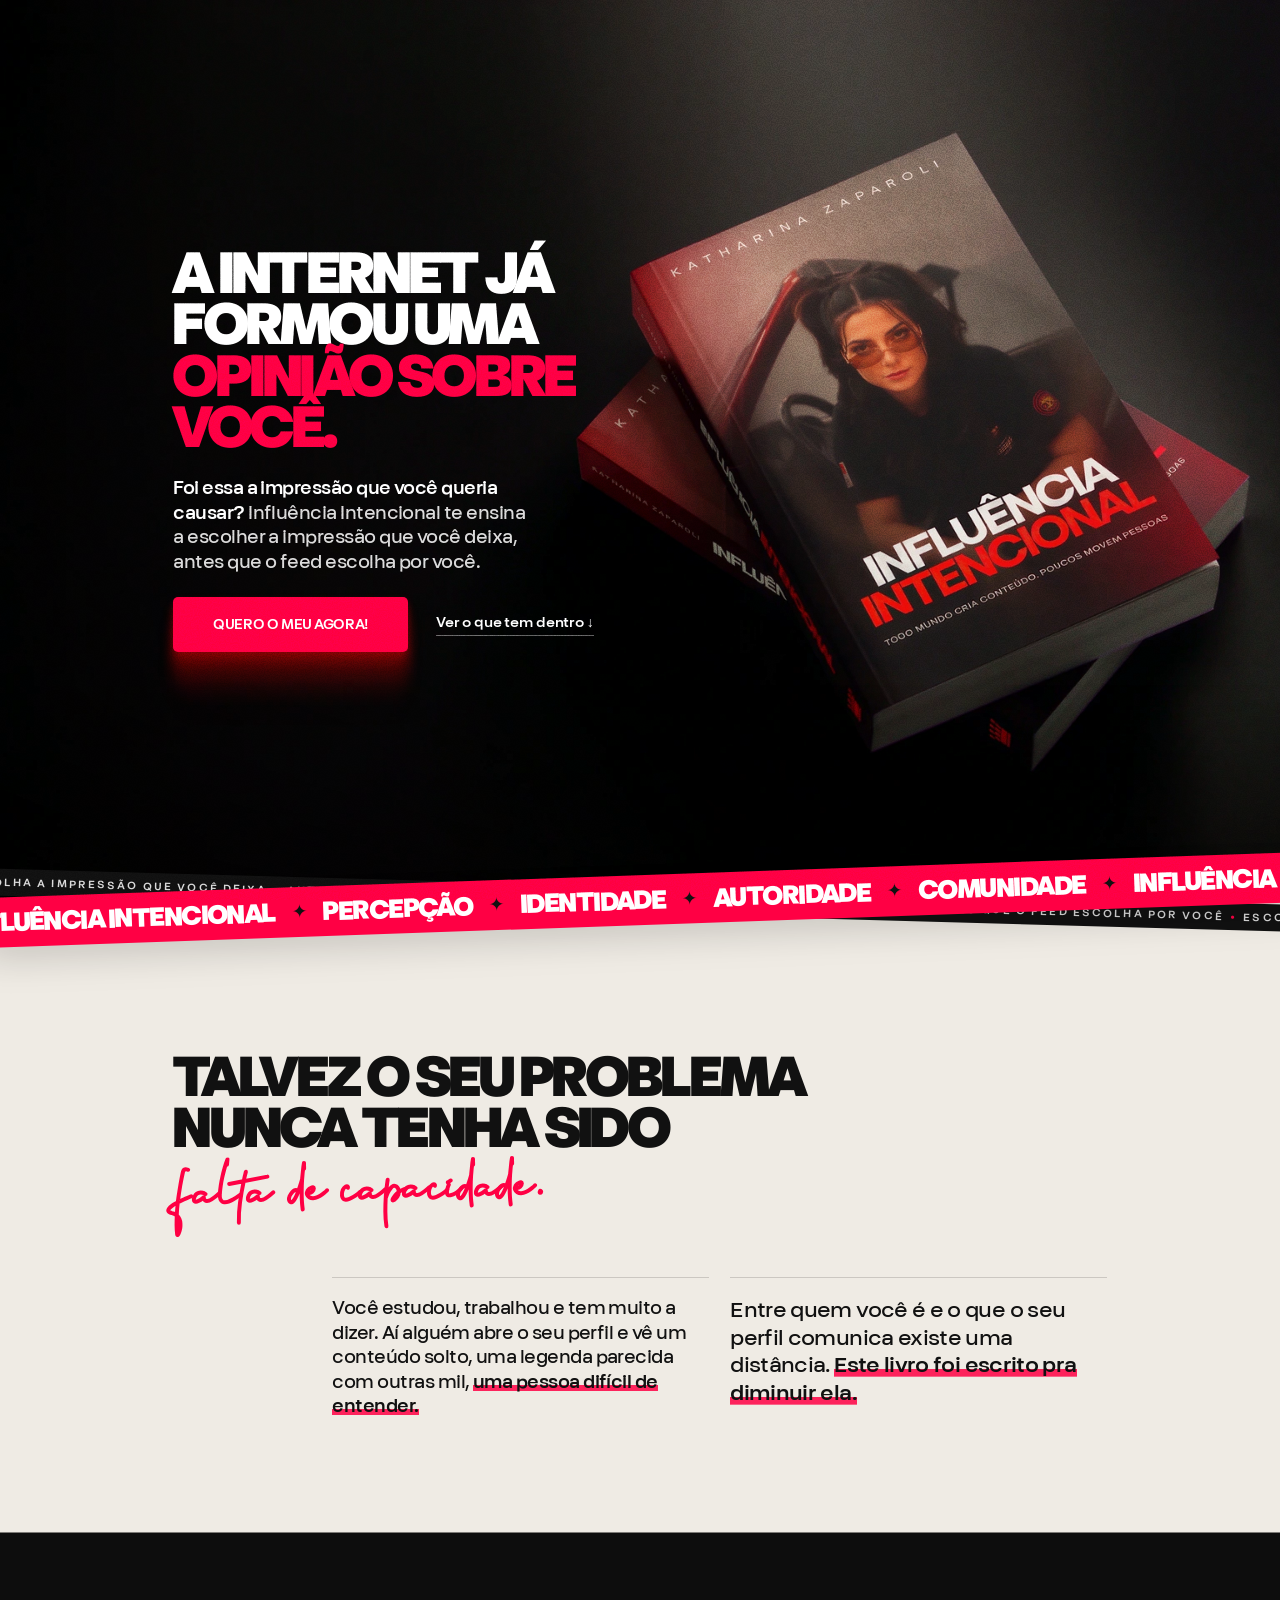
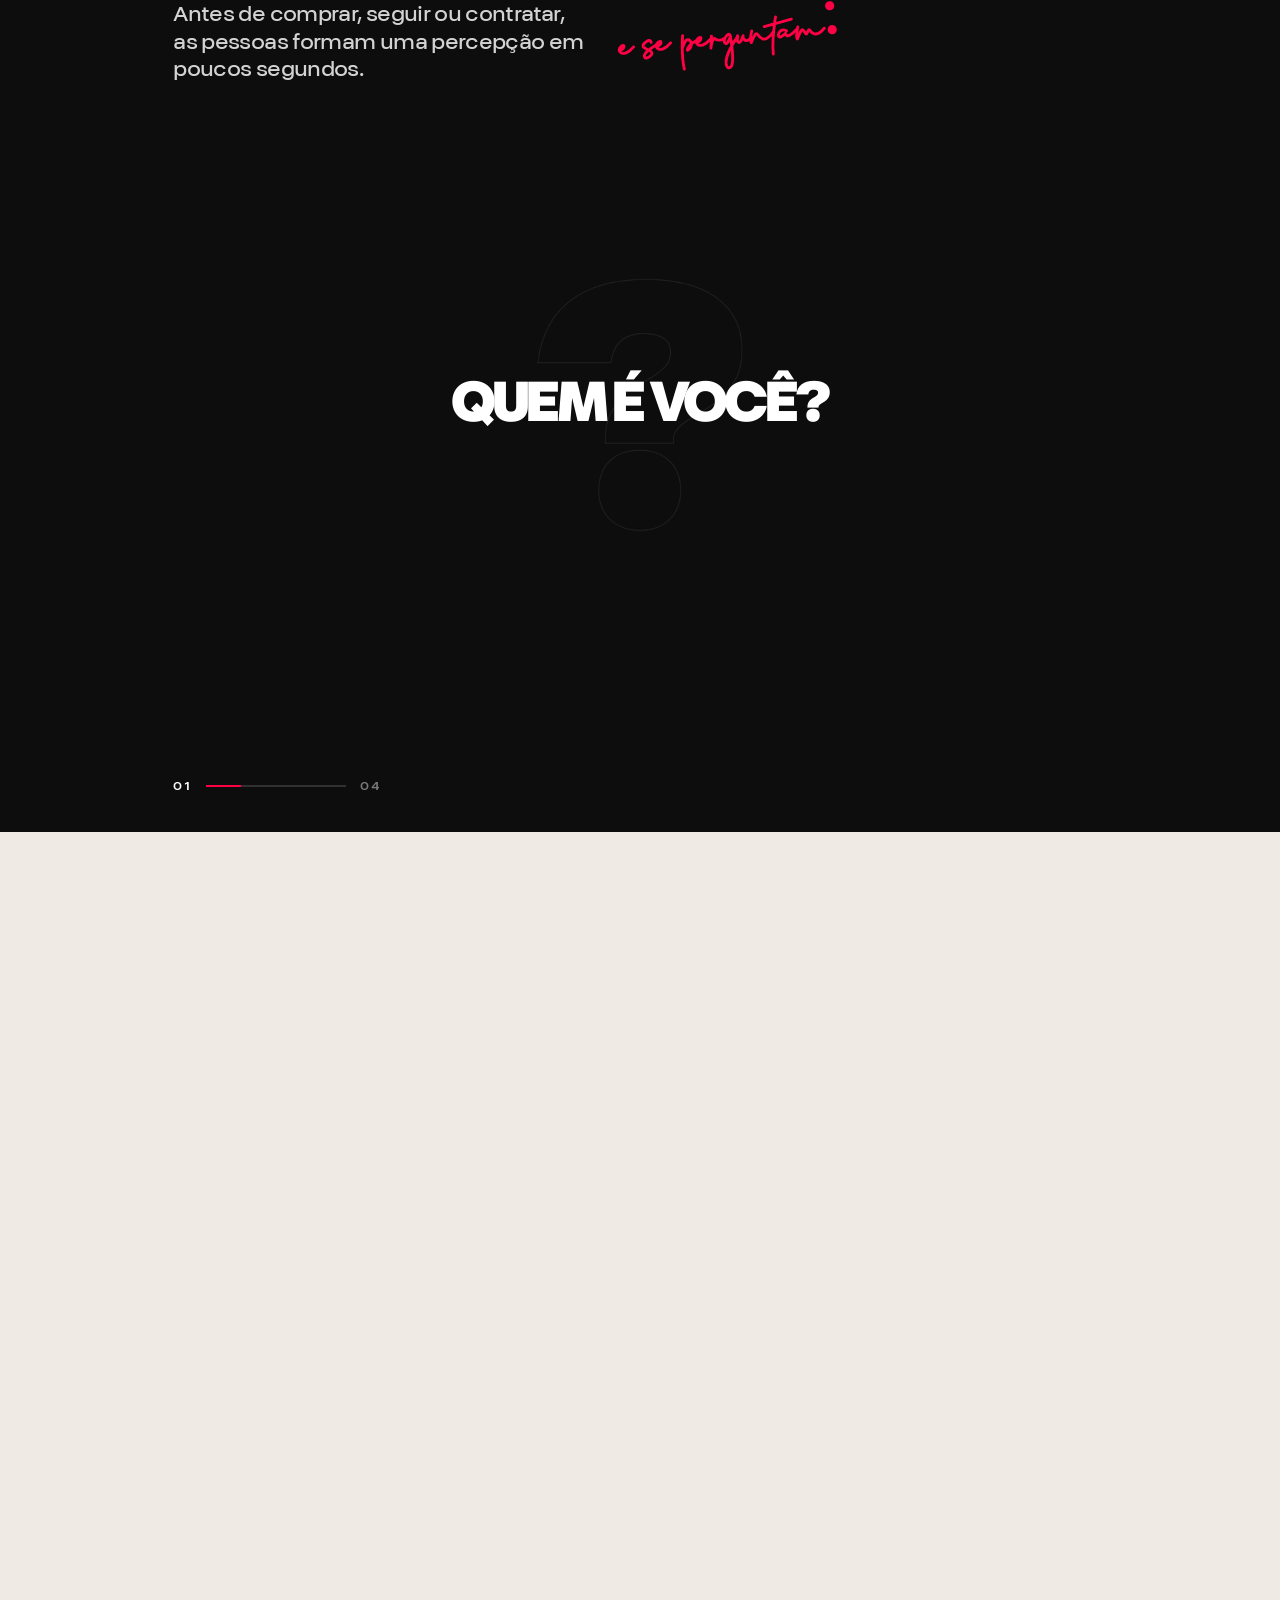
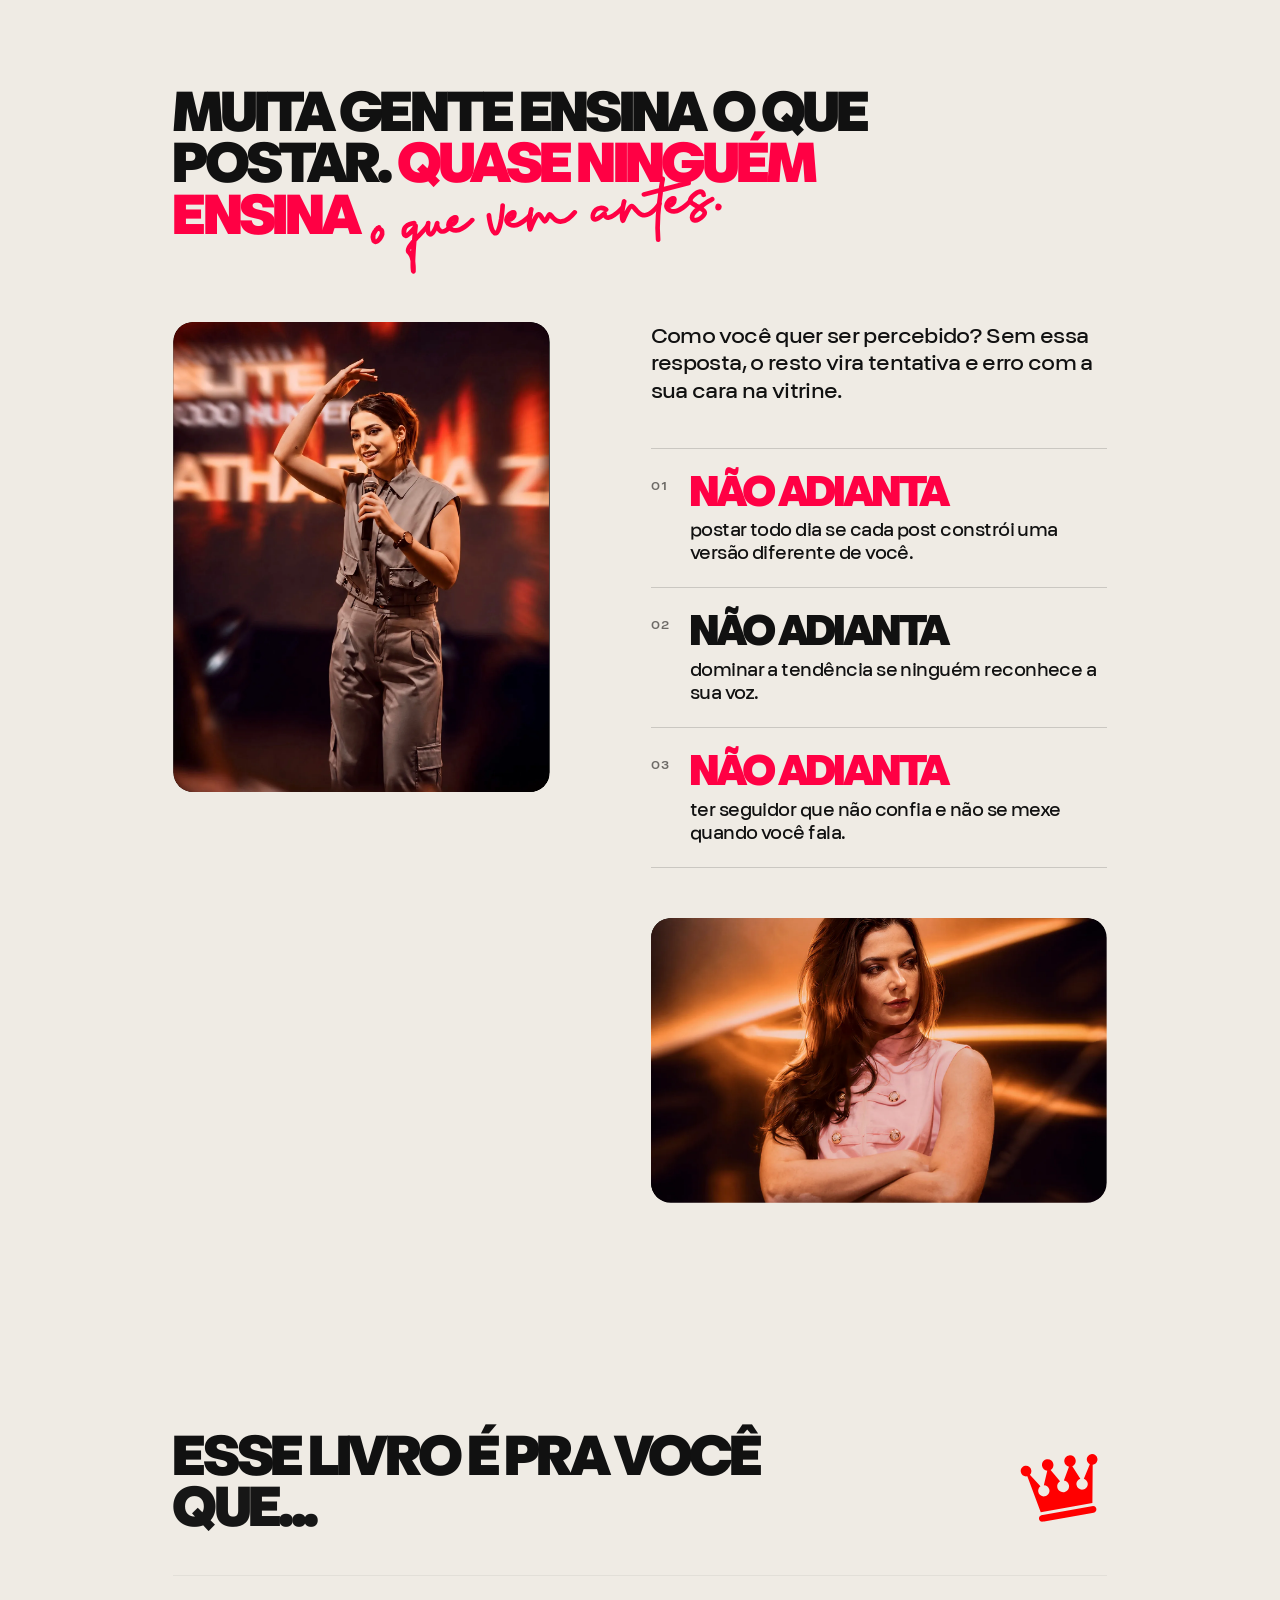
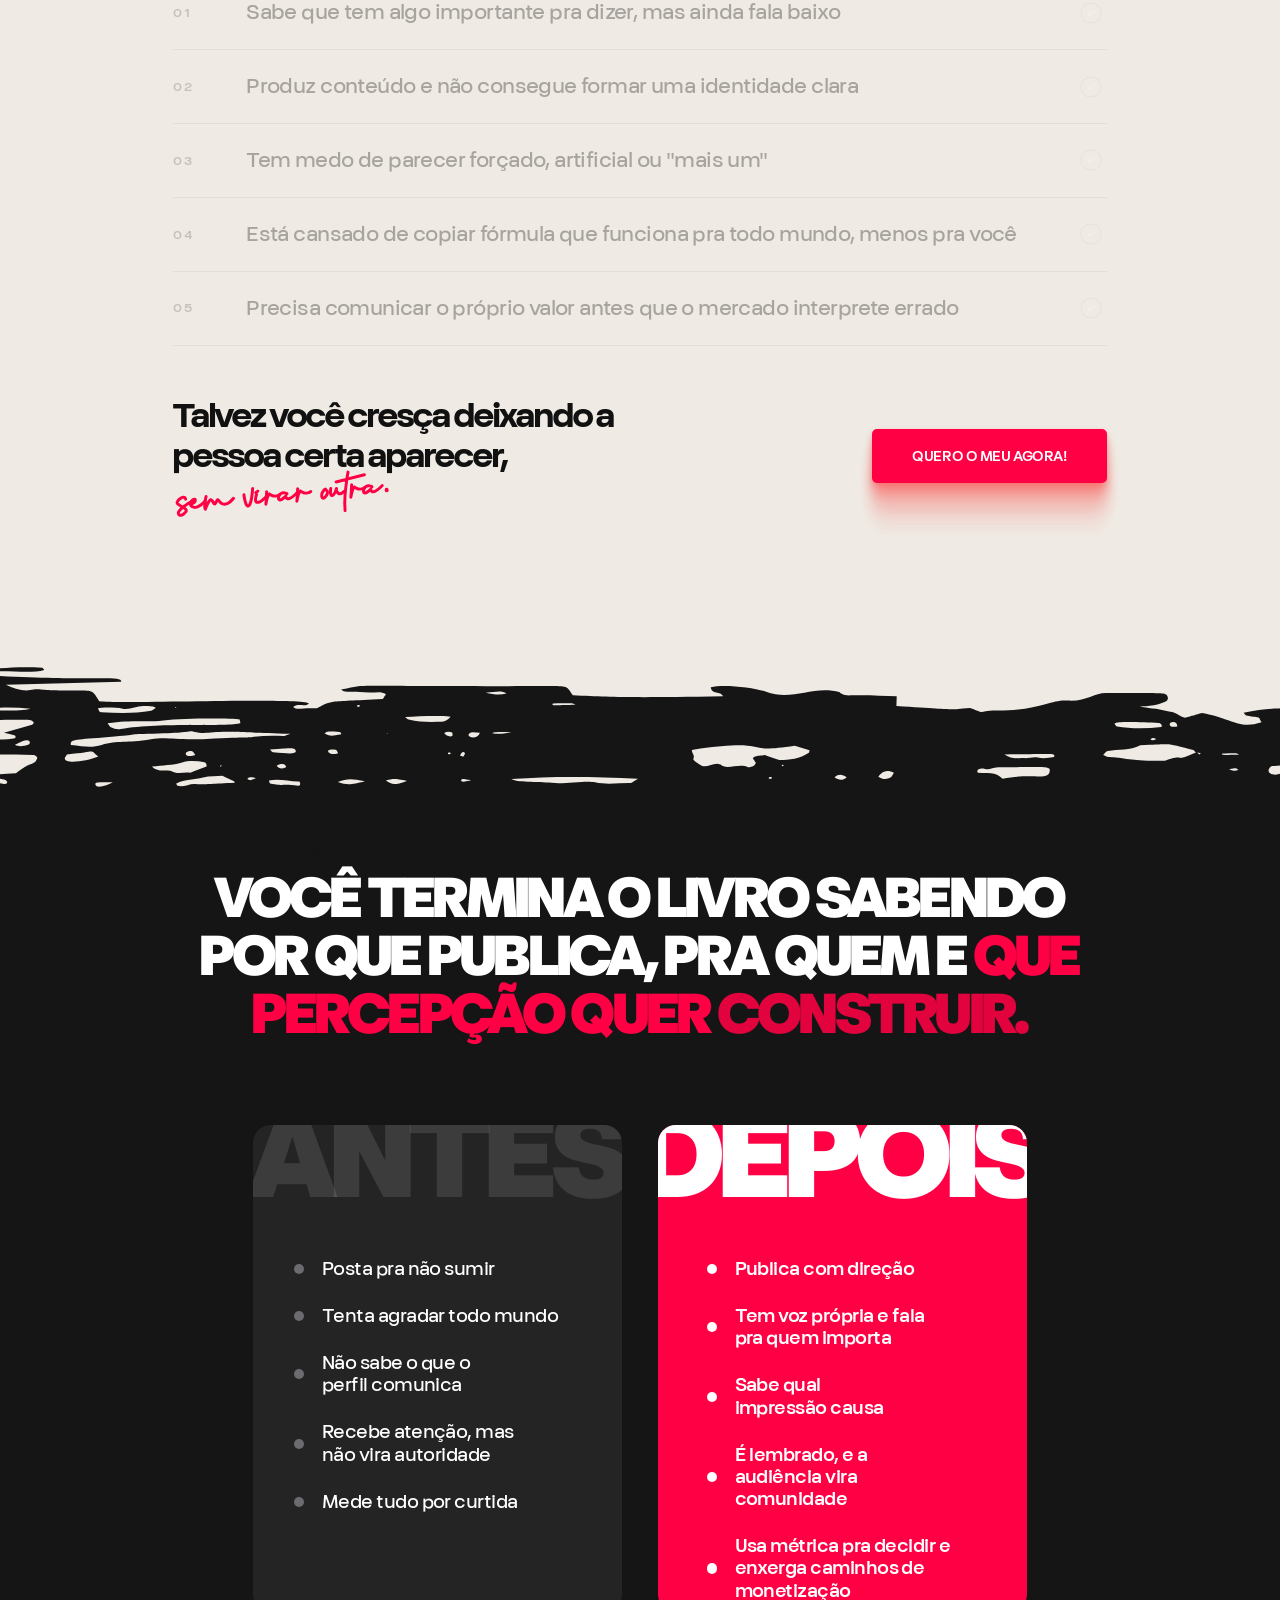
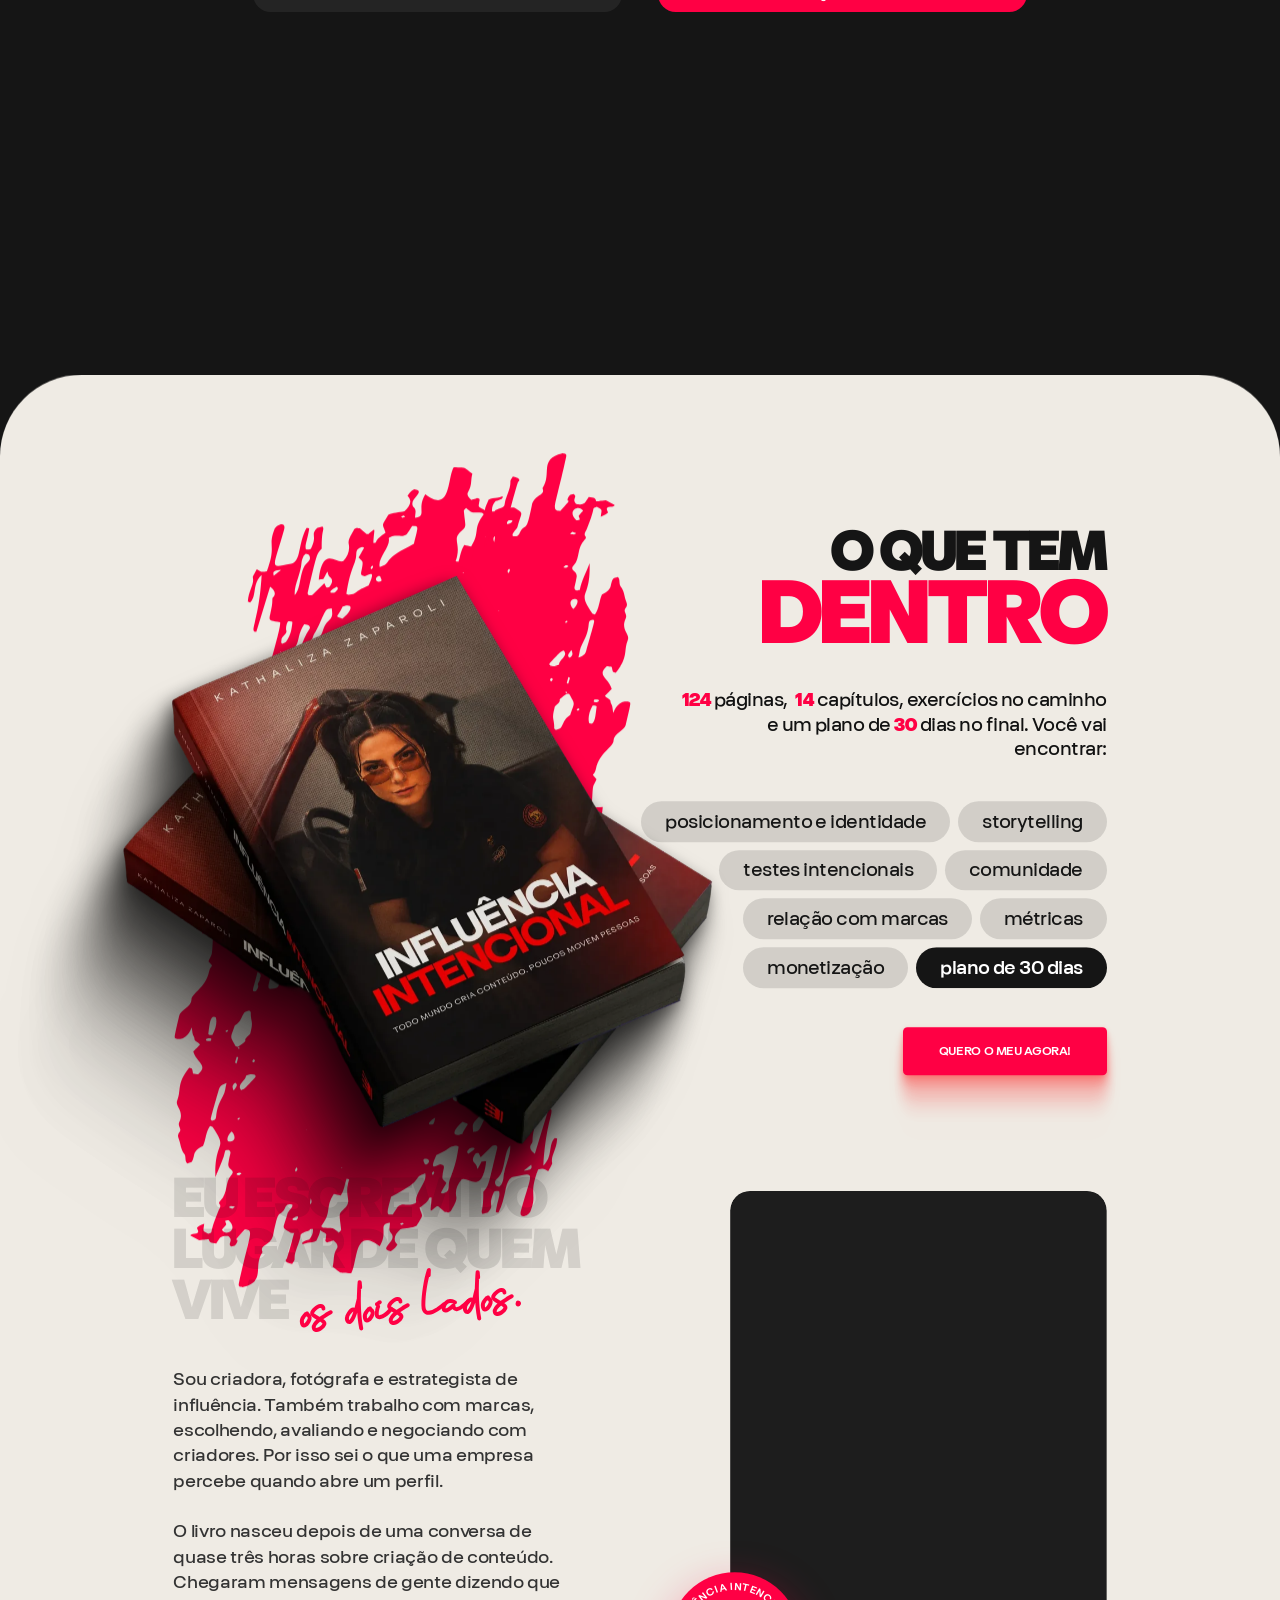
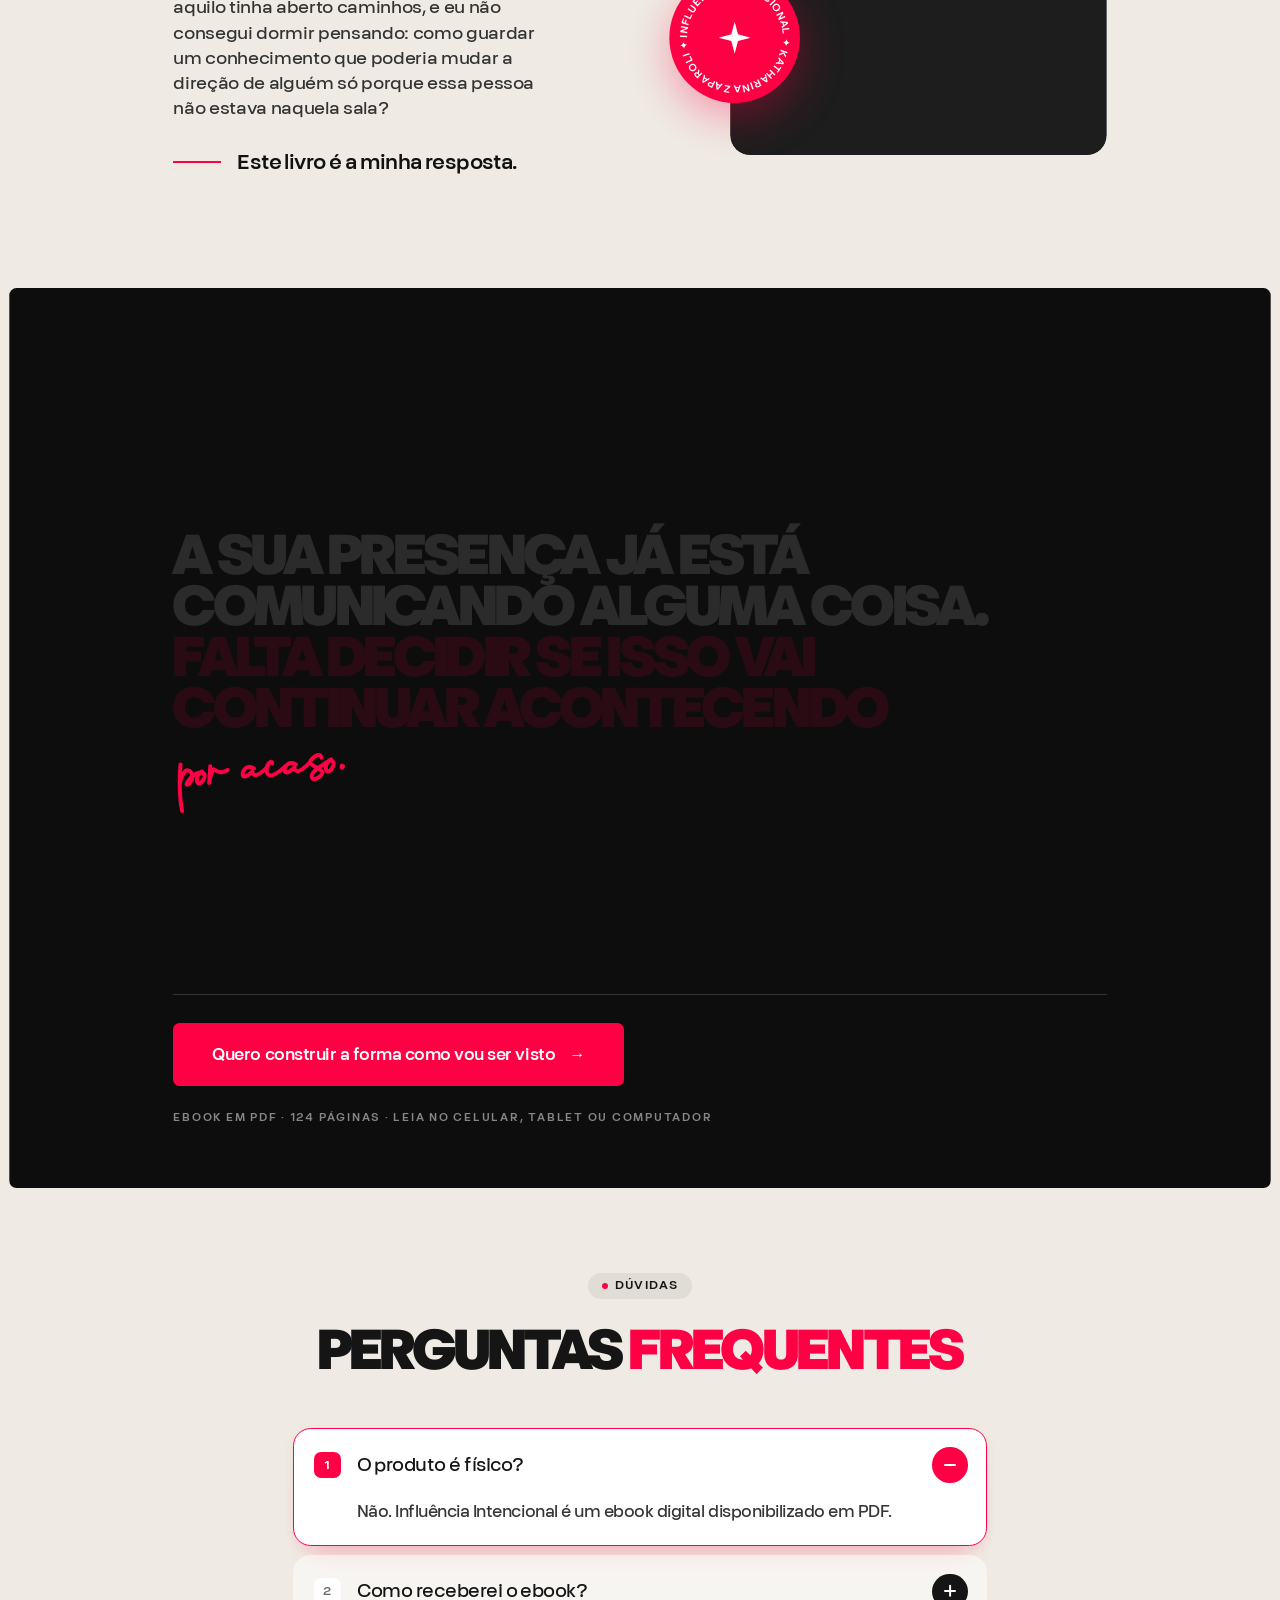
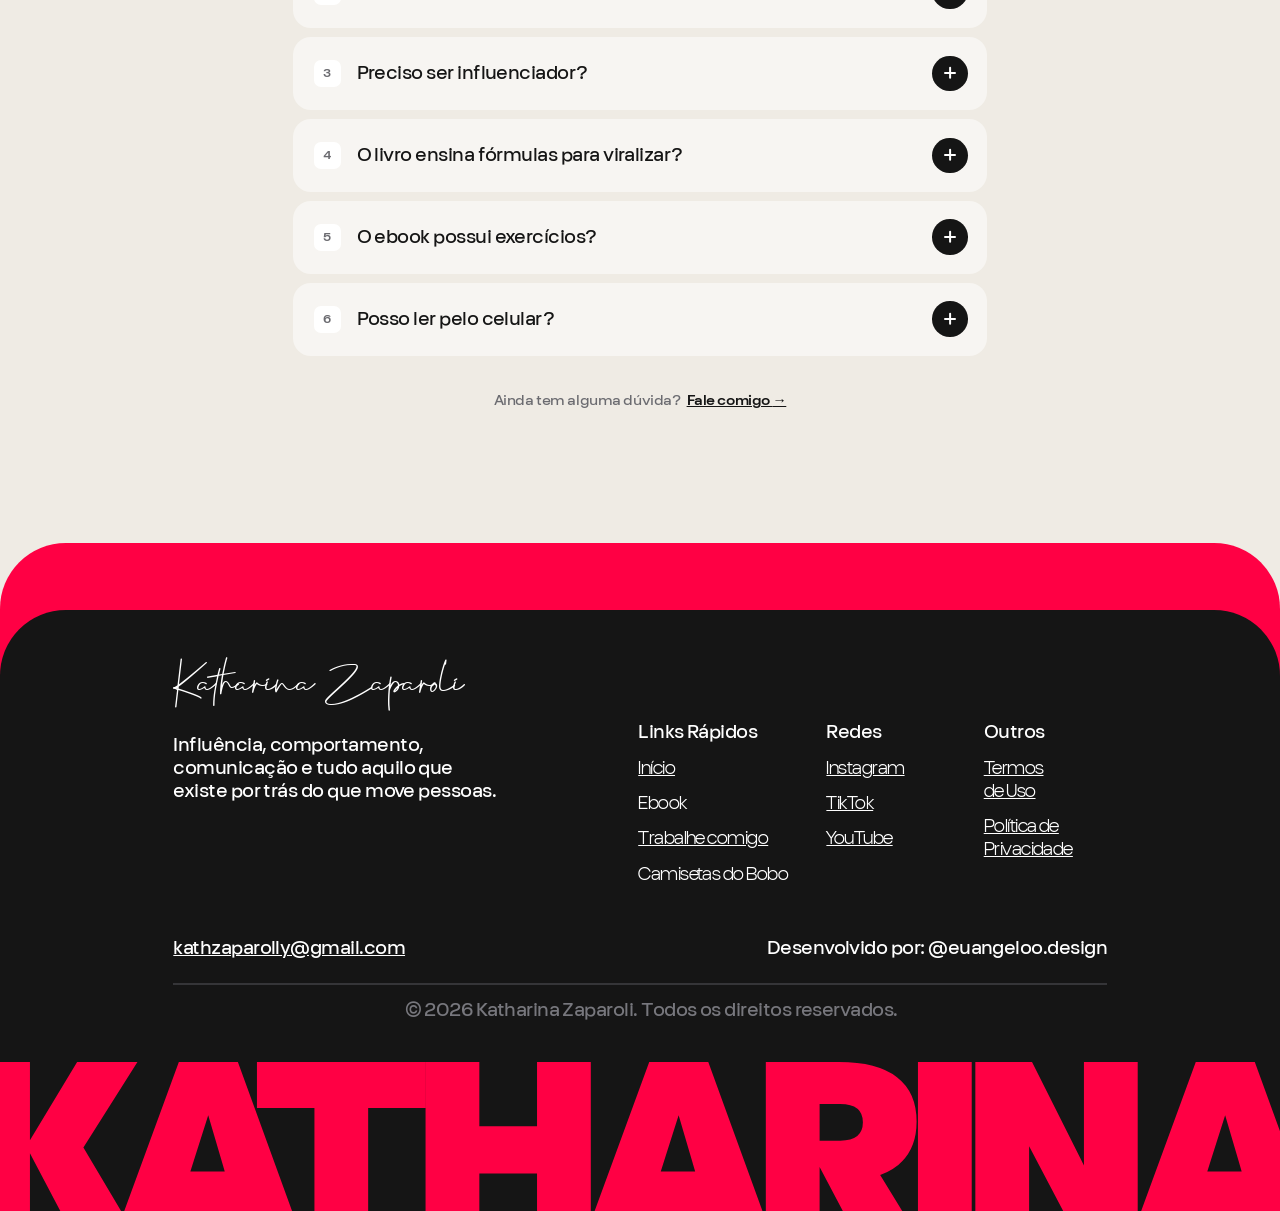
<file: influencia-intencional.html>
<!DOCTYPE html>
<html lang="pt-BR">
<head>
  <meta charset="UTF-8">
  <meta name="viewport" content="width=device-width, initial-scale=1">
  <title>Influência Intencional | Ebook de Katharina Zaparoli</title>
  <meta name="description" content="A internet já formou uma opinião sobre você. Influência Intencional, de Katharina Zaparoli, ensina a escolher a impressão que você deixa: ebook em PDF, 124 páginas, 14 capítulos e plano de 30 dias.">
  <link rel="canonical" href="https://kathzaparoli.com.br/influencia-intencional">
  <meta name="robots" content="index, follow, max-image-preview:large, max-snippet:-1, max-video-preview:-1">
  <meta name="author" content="Katharina Zaparoli">
  <meta name="theme-color" content="#0b0b0b">
  <link rel="icon" href="/assets/icons/favicon.svg" type="image/svg+xml">
  <link rel="icon" href="/assets/icons/favicon-48.png" type="image/png" sizes="48x48">
  <link rel="apple-touch-icon" href="/assets/icons/apple-touch-icon.png">
  <!-- compartilhamento (WhatsApp, Instagram, LinkedIn, X...) -->
  <meta property="og:type" content="book">
  <meta property="og:locale" content="pt_BR">
  <meta property="og:site_name" content="Katharina Zaparoli">
  <meta property="og:title" content="Influência Intencional | Ebook de Katharina Zaparoli">
  <meta property="og:description" content="A internet já formou uma opinião sobre você. Influência Intencional, de Katharina Zaparoli, ensina a escolher a impressão que você deixa: ebook em PDF, 124 páginas, 14 capítulos e plano de 30 dias.">
  <meta property="og:url" content="https://kathzaparoli.com.br/influencia-intencional">
  <meta property="og:image" content="https://kathzaparoli.com.br/assets/og/og-ebook.jpg">
  <meta property="og:image:width" content="1200">
  <meta property="og:image:height" content="630">
  <meta property="og:image:alt" content="Dois exemplares do ebook Influência Intencional, de Katharina Zaparoli">
  <meta name="twitter:card" content="summary_large_image">
  <meta name="twitter:title" content="Influência Intencional | Ebook de Katharina Zaparoli">
  <meta name="twitter:description" content="A internet já formou uma opinião sobre você. Influência Intencional, de Katharina Zaparoli, ensina a escolher a impressão que você deixa: ebook em PDF, 124 páginas, 14 capítulos e plano de 30 dias.">
  <meta name="twitter:image" content="https://kathzaparoli.com.br/assets/og/og-ebook.jpg">
  <!-- dados estruturados (Google e buscadores de IA) -->
  <script type="application/ld+json">
{
  "@context": "https://schema.org",
  "@graph": [
    {
      "@type": "WebSite",
      "@id": "https://kathzaparoli.com.br/#site",
      "url": "https://kathzaparoli.com.br/",
      "name": "Katharina Zaparoli",
      "inLanguage": "pt-BR",
      "publisher": {
        "@id": "https://kathzaparoli.com.br/#katharina"
      }
    },
    {
      "@type": "Person",
      "@id": "https://kathzaparoli.com.br/#katharina",
      "name": "Katharina Zaparoli",
      "alternateName": [
        "Kath Zaparoli",
        "Kath"
      ],
      "url": "https://kathzaparoli.com.br/",
      "image": "https://kathzaparoli.com.br/assets/og/og-home-square.jpg",
      "description": "Artista, fotógrafa, criadora de conteúdo e estrategista de influência. Fundadora da Agência KAZE e autora do ebook Influência Intencional. Estuda como as pessoas são percebidas na internet e dá palestras sobre comportamento, percepção e comunicação.",
      "jobTitle": [
        "Estrategista de influência",
        "Fotógrafa",
        "Criadora de conteúdo",
        "Palestrante"
      ],
      "knowsAbout": [
        "Influência digital",
        "Posicionamento de imagem",
        "Comunicação",
        "Comportamento humano",
        "Percepção",
        "Criação de conteúdo",
        "Marketing de influência",
        "Fotografia",
        "Storytelling"
      ],
      "founder": {
        "@type": "Organization",
        "name": "Agência KAZE",
        "url": "https://kazeagencia.com.br/"
      },
      "email": "mailto:kathzaparolly@gmail.com",
      "sameAs": [
        "https://instagram.com/kathzaparoli",
        "https://www.tiktok.com/@kathzaparoli",
        "https://www.youtube.com/@kathzaparoli"
      ]
    },
    {
      "@type": "Book",
      "@id": "https://kathzaparoli.com.br/influencia-intencional#ebook",
      "name": "Influência Intencional",
      "alternativeHeadline": "Todo mundo cria conteúdo. Poucos movem pessoas.",
      "author": {
        "@id": "https://kathzaparoli.com.br/#katharina"
      },
      "bookFormat": "https://schema.org/EBook",
      "numberOfPages": 124,
      "inLanguage": "pt-BR",
      "url": "https://kathzaparoli.com.br/influencia-intencional",
      "image": "https://kathzaparoli.com.br/assets/ebook/ii-book.webp",
      "genre": [
        "Marketing digital",
        "Comunicação",
        "Desenvolvimento pessoal"
      ],
      "about": [
        "Posicionamento e identidade",
        "Storytelling",
        "Testes intencionais",
        "Comunidade",
        "Relação com marcas",
        "Métricas",
        "Monetização",
        "Plano de 30 dias"
      ],
      "description": "Ebook sobre percepção, identidade e autoridade na internet: como escolher a impressão que você deixa antes que o feed escolha por você. 124 páginas, 14 capítulos, exercícios e plano de 30 dias.",
      "offers": {
        "@type": "Offer",
        "url": "https://pay.kirvano.com/9aa497c9-ecc4-4eae-8cae-2fd1627d4a17",
        "availability": "https://schema.org/InStock"
      }
    },
    {
      "@type": "WebPage",
      "@id": "https://kathzaparoli.com.br/influencia-intencional#page",
      "url": "https://kathzaparoli.com.br/influencia-intencional",
      "name": "Influência Intencional",
      "isPartOf": {
        "@id": "https://kathzaparoli.com.br/#site"
      },
      "about": {
        "@id": "https://kathzaparoli.com.br/influencia-intencional#ebook"
      },
      "mainEntity": {
        "@id": "https://kathzaparoli.com.br/influencia-intencional#ebook"
      },
      "inLanguage": "pt-BR",
      "primaryImageOfPage": "https://kathzaparoli.com.br/assets/og/og-ebook.jpg"
    },
    {
      "@type": "BreadcrumbList",
      "itemListElement": [
        {
          "@type": "ListItem",
          "position": 1,
          "name": "Início",
          "item": "https://kathzaparoli.com.br/"
        },
        {
          "@type": "ListItem",
          "position": 2,
          "name": "Influência Intencional",
          "item": "https://kathzaparoli.com.br/influencia-intencional"
        }
      ]
    }
  ]
}
  </script>
  <link rel="preload" href="assets/fonts/christmas-bella.woff2" as="font" type="font/woff2" crossorigin>
  <link rel="preload" href="assets/fonts/origin-black-display.woff2" as="font" type="font/woff2" crossorigin>
  <link rel="preload" href="assets/fonts/origin-medium-text.woff2" as="font" type="font/woff2" crossorigin>
  <script>
    /* Antes do 1º paint: escala do palco, cortina da transição e estado da intro em vídeo.
       A intro (vídeo em tela cheia, sem o resto da página) só roda com JS, sem "reduzir movimento"
       e quando a pessoa não chegou direto numa âncora (ex.: #faq). */
    (function (r) {
      var w = r.clientWidth, s = r.style;
      r.classList.add('ii-js');
      s.setProperty('--z', w >= 1024 ? Math.min(1.2, w / 1440) : 1);   /* cresce até 1.2× em telas grandes (ebook.js) */
      var reduce = window.matchMedia && matchMedia('(prefers-reduced-motion: reduce)').matches;
      if (!reduce && !location.hash) {
        r.classList.add('ii-intro');
        if ('scrollRestoration' in history) history.scrollRestoration = 'manual';
      } else {
        r.classList.add('ii-still');
      }
      try { if (sessionStorage.getItem('kz-pt')) { r.classList.add('pt-in'); sessionStorage.removeItem('kz-pt'); } } catch (e) {}
    })(document.documentElement);
  </script>
  <link rel="stylesheet" href="css/styles.css">
  <link rel="stylesheet" href="css/ebook.css">
  <script type="application/ld+json">
  {
    "@context": "https://schema.org",
    "@type": "FAQPage",
    "mainEntity": [
      { "@type": "Question", "name": "O produto é físico?", "acceptedAnswer": { "@type": "Answer", "text": "Não. Influência Intencional é um ebook digital disponibilizado em PDF." } },
      { "@type": "Question", "name": "Como receberei o ebook?", "acceptedAnswer": { "@type": "Answer", "text": "O acesso será disponibilizado após a confirmação do pagamento, conforme as instruções enviadas pela plataforma de pagamento." } },
      { "@type": "Question", "name": "Preciso ser influenciador?", "acceptedAnswer": { "@type": "Answer", "text": "Não. O livro é para qualquer pessoa cuja imagem digital importa: empreendedores, profissionais, comerciantes, prestadores de serviço e criadores." } },
      { "@type": "Question", "name": "O livro ensina fórmulas para viralizar?", "acceptedAnswer": { "@type": "Answer", "text": "Não. Ele ensina a construir percepção, identidade e autoridade. Viralizar é consequência, nunca o ponto de partida." } },
      { "@type": "Question", "name": "O ebook possui exercícios?", "acceptedAnswer": { "@type": "Answer", "text": "Sim. Os capítulos incluem perguntas, exercícios práticos, testes intencionais e um plano de ação de 30 dias." } },
      { "@type": "Question", "name": "Posso ler pelo celular?", "acceptedAnswer": { "@type": "Answer", "text": "Sim. O arquivo em PDF pode ser lido em celulares, tablets e computadores compatíveis." } }
    ]
  }
  </script>
</head>
<body class="ii-page">
<div class="page">

  <!-- ============ HERO — vídeo em tela cheia; ao terminar, a imagem final (4K) assume e o conteúdo entra ============ -->
  <header class="ii-hero" id="topo">
    <div class="ii-hero-media" aria-hidden="true">
      <picture>
        <!-- celular (< 768): o hero vira o layout do Figma (fundo preto + faixa do livro), sem imagem final -->
        <source media="(max-width: 767.98px)" srcset="[data-uri]">
        <!-- tablet em pé: recorte vertical (56 KB) no lugar da imagem 4K (761 KB) -->
        <source media="(max-aspect-ratio: 3/5)" srcset="assets/ebook/ebook-hero-last-mobile.webp" width="1080" height="1920">
        <img class="ii-hero-still" src="assets/ebook/ebook-hero-last-1920.webp"
             srcset="assets/ebook/ebook-hero-last-1920.webp 1920w, assets/ebook/ebook-hero-last-2560.webp 2560w, assets/ebook/ebook-hero-last.webp 4096w"
             sizes="max(100vw, 177.78vh)" width="4096" height="2304" alt="" decoding="async">
      </picture>
      <video class="ii-hero-video" muted playsinline preload="auto" disablepictureinpicture disableremoteplayback poster="assets/ebook/ebook-hero-first.webp"></video>
      <script>
        /* começa a baixar/tocar o vídeo o quanto antes (o resto da lógica está em ebook.js).
           Escolhe a versão pelo tamanho real que o vídeo ocupa na tela (cobre a tela toda, 16:9),
           em pixels do aparelho: 1080p, 1440p ou 4K.
           Celular (< 768): vídeo vertical próprio (9:16), em 720p ou 1080p (1–1,9 MB). */
        (function (v) {
          if (!document.documentElement.classList.contains('ii-intro')) return;
          if (matchMedia('(max-width: 767.98px)').matches) {
            v.removeAttribute('poster');   // o vídeo vertical já começa no preto
            v.src = 'assets/ebook/ebook-hero-m-' + (innerWidth * Math.min(window.devicePixelRatio || 1, 3) <= 760 ? 1280 : 1920) + '.mp4';
          } else {
            var dpr = Math.min(window.devicePixelRatio || 1, 3);
            var need = Math.max(innerWidth, innerHeight * 16 / 9) * dpr;
            var res = need <= 1700 ? 1080 : need <= 2700 ? 1440 : 2160;
            v.src = 'assets/ebook/ebook-hero-' + res + '.mp4';
          }
          var p = v.play();
          if (p && p.catch) p.catch(function () { v.dataset.blocked = '1'; v.dispatchEvent(new Event('ii-blocked')); });
        })(document.currentScript.previousElementSibling);
      </script>
    </div>
    <div class="ii-hero-shade" aria-hidden="true"></div>

    <div class="stage ii-nav-stage">
      <nav class="nav ii-nav" aria-label="Seções da página">
        <a class="nav-brand" href="/" title="Voltar para o início">Katharina Zaparoli</a>
        <button class="nav-toggle" type="button" aria-expanded="false" aria-controls="nav-menu" aria-label="Abrir menu"><span></span><span></span><span></span></button>
        <ul class="nav-links" id="nav-menu">
          <li><a href="#o-problema">O problema</a></li>
          <li><a href="#pra-quem-e">Pra quem é</a></li>
          <li><a href="#antes-e-depois">Antes e depois</a></li>
          <li><a href="#o-que-tem-dentro">O que tem dentro</a></li>
          <li><a href="#a-autora">A autora</a></li>
          <li><a href="#faq">Dúvidas</a></li>
        </ul>
        <a class="btn btn-sm btn-primary" href="https://pay.kirvano.com/9aa497c9-ecc4-4eae-8cae-2fd1627d4a17">Quero o meu</a>
      </nav>
    </div>

    <div class="ii-hero-inner">
      <div class="w ii-hero-copy">
        <!-- celular: faixa com o livro (Figma); entra quando o vídeo acaba, saindo do lugar do livro no último frame -->
        <picture class="ii-hero-strip" aria-hidden="true">
          <source media="(max-width: 767.98px)" srcset="assets/ebook/ii-hero-strip.webp">
          <img src="[data-uri]" width="1481" height="635" alt="" decoding="async">
        </picture>
        <h1 class="ii-hero-title">A internet já formou uma <span class="red">opinião sobre você.</span></h1>
        <p class="ii-hero-text"><b>Foi essa a impressão que você queria causar?</b> Influência Intencional te ensina a escolher a impressão que você deixa, antes que o feed escolha por você.</p>
        <div class="ii-hero-ctas">
          <a class="btn btn-lg btn-primary btn-glow" href="https://pay.kirvano.com/9aa497c9-ecc4-4eae-8cae-2fd1627d4a17">QUERO O MEU AGORA!</a>
          <a class="ii-link-light" href="#o-que-tem-dentro"><span class="ii-lbl-d">Ver o que tem dentro <span aria-hidden="true">↓</span></span><span class="ii-lbl-m">Saiba Mais</span></a>
        </div>
      </div>
    </div>

    <button class="ii-skip" type="button">Pular intro</button>
  </header>

  <!-- duas faixas cruzadas correndo em sentidos opostos, logo abaixo do hero -->
  <div class="ii-marquee-x" aria-hidden="true">
    <div class="ii-marquee ii-marquee-back"><div class="ii-marquee-track"><span>Escolha a impressão que você deixa</span><i>●</i><span>Antes que o feed escolha por você</span><i>●</i><span>Escolha a impressão que você deixa</span><i>●</i><span>Antes que o feed escolha por você</span><i>●</i><span>Escolha a impressão que você deixa</span><i>●</i><span>Antes que o feed escolha por você</span><i>●</i><span>Escolha a impressão que você deixa</span><i>●</i><span>Antes que o feed escolha por você</span><i>●</i><span>Escolha a impressão que você deixa</span><i>●</i><span>Antes que o feed escolha por você</span><i>●</i><span>Escolha a impressão que você deixa</span><i>●</i><span>Antes que o feed escolha por você</span><i>●</i></div></div>
    <div class="ii-marquee ii-marquee-front"><div class="ii-marquee-track"><span>Influência Intencional</span><i>✦</i><span>Percepção</span><i>✦</i><span>Identidade</span><i>✦</i><span>Autoridade</span><i>✦</i><span>Comunidade</span><i>✦</i><span>Influência Intencional</span><i>✦</i><span>Percepção</span><i>✦</i><span>Identidade</span><i>✦</i><span>Autoridade</span><i>✦</i><span>Comunidade</span><i>✦</i><span>Influência Intencional</span><i>✦</i><span>Percepção</span><i>✦</i><span>Identidade</span><i>✦</i><span>Autoridade</span><i>✦</i><span>Comunidade</span><i>✦</i><span>Influência Intencional</span><i>✦</i><span>Percepção</span><i>✦</i><span>Identidade</span><i>✦</i><span>Autoridade</span><i>✦</i><span>Comunidade</span><i>✦</i></div></div>
  </div>

  <main>
    <!-- ============ 01 · O PROBLEMA ============ -->
    <section class="ii-sec ii-problem" id="o-problema" aria-labelledby="ii-problem-title">
      <div class="w">
        <h2 class="ii-d ii-fill ii-problem-title" id="ii-problem-title">Talvez o seu problema nunca tenha sido <em class="ii-script ii-script-flat">falta de capacidade.</em></h2>
        <div class="ii-problem-grid">
          <div class="ii-col-note" data-r><p class="ii-p ii-mark">Você estudou, trabalhou e tem muito a dizer. Aí alguém abre o seu perfil e vê um conteúdo solto, uma legenda parecida com outras mil, <b>uma pessoa difícil de entender.</b></p></div>
          <div class="ii-col-note" data-r><p class="ii-p ii-p-lg ii-mark">Entre quem você é e o que o seu perfil comunica existe uma distância. <b>Este livro foi escrito pra diminuir ela.</b></p></div>
        </div>
      </div>
    </section>

    <!-- ============ 02 · PERCEPÇÃO — painel escuro, perguntas trocando com o scroll ============ -->
    <section class="ii-sec ii-band" aria-labelledby="ii-band-title">
      <div class="ii-panel">
        <div class="w ii-band-in">
          <div class="ii-band-top">
            <p class="ii-p ii-p-lg ii-band-t1">Antes de comprar, seguir ou contratar, as pessoas formam uma percepção em poucos segundos.</p>
            <p class="ii-script ii-band-ask" aria-hidden="true">e se perguntam:</p>
          </div>
          <div class="ii-ask-wrap">
            <span class="ii-ask-glyph" aria-hidden="true">?</span>
            <!-- as perguntas trocam com o scroll (a seção fica fixa até a última); sem JS fica só a última -->
            <h2 class="ii-ask" id="ii-band-title">
              <span class="ii-ask-l">Quem é você?</span>
              <span class="ii-ask-l">Por que eu deveria prestar atenção?</span>
              <span class="ii-ask-l">Tem verdade aí?</span>
              <span class="ii-ask-l red">É só mais alguém repetindo o que todo mundo já disse?</span>
            </h2>
          </div>
          <div class="ii-band-foot">
            <div class="ii-ask-meta" aria-hidden="true"><span class="ii-ask-n">01</span><i class="ii-ask-bar"><i></i></i><span>04</span></div>
            <p class="ii-p ii-band-t2">A maioria dos criadores aprende a postar. Poucos aprendem a construir percepção. <b>É aí que a influência começa.</b></p>
          </div>
        </div>
      </div>
    </section>

    <!-- ============ 03 · O QUE VEM ANTES ============ -->
    <section class="ii-sec ii-pitch" aria-labelledby="ii-pitch-title">
      <div class="w">
        <h2 class="ii-d ii-fill ii-pitch-title" id="ii-pitch-title">Muita gente ensina o que postar. <span class="red">Quase ninguém ensina</span> <em class="ii-script ii-script-xl">o que vem antes.</em></h2>
        <div class="ii-pitch-grid">
          <div class="ii-pitch-media">
            <figure class="ii-photo ii-photo-stage">
              <div class="ii-px"><img src="assets/ebook/ii-photo-stage.webp" width="1500" height="2000" alt="Katharina Zaparoli palestrando com um microfone na mão" decoding="async"></div>
            </figure>
          </div>
          <div class="ii-pitch-copy">
            <p class="ii-p ii-p-lg ii-pitch-lead" data-r>Como você quer ser percebido? Sem essa resposta, o resto vira tentativa e erro com a sua cara na vitrine.</p>
            <ul class="ii-nope">
              <li data-r><span class="ii-row-n">01</span><strong>Não adianta</strong><span>postar todo dia se cada post constrói uma versão diferente de você.</span></li>
              <li data-r><span class="ii-row-n">02</span><strong>Não adianta</strong><span>dominar a tendência se ninguém reconhece a sua voz.</span></li>
              <li data-r><span class="ii-row-n">03</span><strong>Não adianta</strong><span>ter seguidor que não confia e não se mexe quando você fala.</span></li>
            </ul>
            <figure class="ii-photo ii-photo-wide">
              <div class="ii-px"><img src="assets/ebook/ii-photo-wide.webp" width="1440" height="1920" alt="Katharina Zaparoli iluminada por uma luz alaranjada" decoding="async"></div>
            </figure>
          </div>
        </div>
      </div>
    </section>

    <!-- ============ 04 · PRA QUEM É ============ -->
    <section class="ii-sec ii-for" id="pra-quem-e" aria-labelledby="ii-for-title">
      <div class="w">
        <div class="ii-for-head">
          <h2 class="ii-d ii-fill ii-for-title" id="ii-for-title">Esse livro é pra você que...</h2>
          <img class="ii-crown" src="assets/ebook/crown.svg" width="107.353" height="107.353" alt="" aria-hidden="true">
        </div>
        <ol class="ii-for-list">
          <li><span class="ii-row-n">01</span><span class="ii-for-t">Sabe que tem algo importante pra dizer, mas ainda fala baixo</span><i class="ii-check" aria-hidden="true"></i></li>
          <li><span class="ii-row-n">02</span><span class="ii-for-t">Produz conteúdo e não consegue formar uma identidade clara</span><i class="ii-check" aria-hidden="true"></i></li>
          <li><span class="ii-row-n">03</span><span class="ii-for-t">Tem medo de parecer forçado, artificial ou "mais um"</span><i class="ii-check" aria-hidden="true"></i></li>
          <li><span class="ii-row-n">04</span><span class="ii-for-t">Está cansado de copiar fórmula que funciona pra todo mundo, menos pra você</span><i class="ii-check" aria-hidden="true"></i></li>
          <li><span class="ii-row-n">05</span><span class="ii-for-t">Precisa comunicar o próprio valor antes que o mercado interprete errado</span><i class="ii-check" aria-hidden="true"></i></li>
        </ol>
        <div class="ii-for-foot">
          <p class="ii-for-close" data-r>Talvez você cresça deixando a pessoa certa aparecer, <em class="ii-script">sem virar outra.</em></p>
          <a class="btn btn-lg btn-primary btn-glow" data-r href="https://pay.kirvano.com/9aa497c9-ecc4-4eae-8cae-2fd1627d4a17">QUERO O MEU AGORA!</a>
        </div>
      </div>
    </section>

    <!-- ============ A TRANSFORMAÇÃO — antes / depois ============ -->
    <section class="ii-sec ii-change" id="antes-e-depois" aria-labelledby="ii-change-title">
      <div class="ii-dark" aria-hidden="true"></div>
      <div class="stage">
        <div class="ii-brush ii-brush-2" aria-hidden="true"><div><img src="assets/ebook/brush-dark-2.svg" width="708.728" height="2276.54" alt=""></div></div>
        <h2 class="ii-h ii-fill ii-change-title" id="ii-change-title">Você termina o livro sabendo por que publica, pra quem e <span class="red">que percepção quer construir.</span></h2>

        <div class="ii-card ii-card-before">
          <p class="ii-card-word" aria-hidden="true">Antes</p>
          <h3 class="sr-only">Antes</h3>
          <ul class="ii-card-list">
            <li>Posta pra não sumir</li>
            <li>Tenta agradar todo mundo</li>
            <li>Não sabe o que o perfil comunica</li>
            <li>Recebe atenção, mas não vira autoridade</li>
            <li>Mede tudo por curtida</li>
          </ul>
        </div>
        <div class="ii-card ii-card-after">
          <p class="ii-card-word" aria-hidden="true">Depois</p>
          <h3 class="sr-only">Depois</h3>
          <ul class="ii-card-list">
            <li>Publica com direção</li>
            <li>Tem voz própria e fala pra quem importa</li>
            <li>Sabe qual impressão causa</li>
            <li>É lembrado, e a audiência vira comunidade</li>
            <li>Usa métrica pra decidir e enxerga caminhos de monetização</li>
          </ul>
        </div>
      </div>
    </section>

    <!-- ============ O QUE TEM DENTRO ============ -->
    <section class="ii-sec ii-inside" id="o-que-tem-dentro" aria-labelledby="ii-inside-title">
      <div class="ii-inside-bg" aria-hidden="true"></div>
      <div class="stage">
        <div class="ii-splash" aria-hidden="true"><img src="assets/ebook/splash-red.svg" width="579.461" height="884.361" alt=""></div>
        <div class="ii-book-mv"><figure class="ii-book"><img src="assets/ebook/ii-book.webp" width="2200" height="1266" alt="Dois exemplares do livro Influência Intencional, de Katharina Zaparoli" decoding="async"></figure></div>
        <div class="ii-inside-copy">
          <div class="ii-inside-head">
            <h2 class="ii-inside-title" id="ii-inside-title"><span>O que tem</span> <span class="red">dentro</span></h2>
            <p class="ii-p20" data-r><b class="ii-num">124</b> páginas, <b class="ii-num">14</b> capítulos, exercícios no caminho e um plano de <b class="ii-num">30</b> dias no final. Você vai encontrar:</p>
          </div>
          <ul class="ii-tags">
            <li data-r>posicionamento e identidade</li>
            <li data-r>storytelling</li>
            <li data-r>testes intencionais</li>
            <li data-r>comunidade</li>
            <li data-r>relação com marcas</li>
            <li data-r>métricas</li>
            <li data-r>monetização</li>
            <li data-r class="is-dark">plano de 30 dias</li>
          </ul>
          <a class="btn btn-lg btn-primary btn-glow" data-r href="https://pay.kirvano.com/9aa497c9-ecc4-4eae-8cae-2fd1627d4a17">QUERO O MEU AGORA!</a>
        </div>
      </div>
    </section>

    <!-- ============ 05 · AUTORIDADE / ORIGEM ============ -->
    <section class="ii-sec ii-author" id="a-autora" aria-labelledby="ii-author-title">
      <div class="w">
        <div class="ii-author-grid">
          <div class="ii-author-copy">
            <h2 class="ii-d ii-d-m ii-fill ii-author-title" id="ii-author-title">Eu escrevi do lugar de quem vive <em class="ii-script">os dois lados.</em></h2>
            <div class="ii-author-text" data-r>
              <p>Sou criadora, fotógrafa e estrategista de influência. Também trabalho com marcas, escolhendo, avaliando e negociando com criadores. Por isso sei o que uma empresa percebe quando abre um perfil.</p>
              <p>O livro nasceu depois de uma conversa de quase três horas sobre criação de conteúdo. Chegaram mensagens de gente dizendo que aquilo tinha aberto caminhos, e eu não consegui dormir pensando: como guardar um conhecimento que poderia mudar a direção de alguém só porque essa pessoa não estava naquela sala?</p>
            </div>
            <p class="ii-author-sign" data-r>Este livro é a minha resposta.</p>
          </div>
          <div class="ii-author-media">
            <figure class="ii-photo ii-frame">
              <div class="ii-px"><img src="assets/ebook/ii-author.webp" width="1020" height="1530" alt="Katharina Zaparoli de blazer risca de giz, encostada numa parede" decoding="async"></div>
            </figure>
            <svg class="ii-badge" viewBox="0 0 200 200" aria-hidden="true">
              <defs><path id="ii-badge-c" d="M100,100 m-72,0 a72,72 0 1,1 144,0 a72,72 0 1,1 -144,0"/></defs>
              <circle cx="100" cy="100" r="98" fill="#ff0044"/>
              <g class="ii-badge-ring"><text><textPath href="#ii-badge-c" textLength="448" lengthAdjust="spacing">INFLUÊNCIA INTENCIONAL ✦ KATHARINA ZAPAROLI ✦</textPath></text></g>
              <path d="M100 76 L105 95 L124 100 L105 105 L100 124 L95 105 L76 100 L95 95 Z" fill="#fff"/>
            </svg>
          </div>
        </div>
      </div>
    </section>

    <!-- ============ 06 · A DECISÃO — CTA final ============ -->
    <section class="ii-sec ii-final" aria-labelledby="ii-final-title">
      <div class="ii-panel">
        <div class="w ii-final-in">
          <h2 class="ii-d ii-fill ii-final-title" id="ii-final-title">A sua presença já está comunicando alguma coisa. <span class="red">Falta decidir se isso vai continuar acontecendo</span> <em class="ii-script">por acaso.</em></h2>
          <div class="ii-final-row">
            <a class="btn btn-primary ii-final-cta" data-r href="https://pay.kirvano.com/9aa497c9-ecc4-4eae-8cae-2fd1627d4a17"><span class="ii-lbl-d">Quero construir a forma como vou ser visto</span><span class="ii-lbl-m">Quero construir como sou visto</span> <span aria-hidden="true">→</span></a>
            <p class="ii-final-meta" data-r>Ebook em PDF · 124 páginas · Leia no celular, tablet ou computador</p>
          </div>
        </div>
      </div>
    </section>

    <!-- ============ FAQ ============ -->
    <section class="ii-faq" id="faq" aria-labelledby="ii-faq-title">
      <div class="stage">
        <p class="ii-faq-tag" data-r><i aria-hidden="true"></i>Dúvidas</p>
        <h2 class="ii-faq-title" id="ii-faq-title">Perguntas <span class="red">frequentes</span></h2>

        <div class="ii-acc">
          <div data-r class="ii-q is-open">
            <h3><button type="button" class="ii-q-btn" aria-expanded="true" aria-controls="ii-a1" id="ii-q1"><span class="ii-q-n">1</span><span class="ii-q-t">O produto é físico?</span><span class="ii-q-ic" aria-hidden="true"></span></button></h3>
            <div class="ii-a" id="ii-a1" role="region" aria-labelledby="ii-q1"><div><p>Não. Influência Intencional é um ebook digital disponibilizado em PDF.</p></div></div>
          </div>
          <div data-r class="ii-q">
            <h3><button type="button" class="ii-q-btn" aria-expanded="false" aria-controls="ii-a2" id="ii-q2"><span class="ii-q-n">2</span><span class="ii-q-t">Como receberei o ebook?</span><span class="ii-q-ic" aria-hidden="true"></span></button></h3>
            <div class="ii-a" id="ii-a2" role="region" aria-labelledby="ii-q2"><div><p>O acesso será disponibilizado após a confirmação do pagamento, conforme as instruções enviadas pela plataforma de pagamento.</p></div></div>
          </div>
          <div data-r class="ii-q">
            <h3><button type="button" class="ii-q-btn" aria-expanded="false" aria-controls="ii-a3" id="ii-q3"><span class="ii-q-n">3</span><span class="ii-q-t">Preciso ser influenciador?</span><span class="ii-q-ic" aria-hidden="true"></span></button></h3>
            <div class="ii-a" id="ii-a3" role="region" aria-labelledby="ii-q3"><div><p>Não. O livro é para qualquer pessoa cuja imagem digital importa: empreendedores, profissionais, comerciantes, prestadores de serviço e criadores.</p></div></div>
          </div>
          <div data-r class="ii-q">
            <h3><button type="button" class="ii-q-btn" aria-expanded="false" aria-controls="ii-a4" id="ii-q4"><span class="ii-q-n">4</span><span class="ii-q-t">O livro ensina fórmulas para viralizar?</span><span class="ii-q-ic" aria-hidden="true"></span></button></h3>
            <div class="ii-a" id="ii-a4" role="region" aria-labelledby="ii-q4"><div><p>Não. Ele ensina a construir percepção, identidade e autoridade. Viralizar é consequência, nunca o ponto de partida.</p></div></div>
          </div>
          <div data-r class="ii-q">
            <h3><button type="button" class="ii-q-btn" aria-expanded="false" aria-controls="ii-a5" id="ii-q5"><span class="ii-q-n">5</span><span class="ii-q-t">O ebook possui exercícios?</span><span class="ii-q-ic" aria-hidden="true"></span></button></h3>
            <div class="ii-a" id="ii-a5" role="region" aria-labelledby="ii-q5"><div><p>Sim. Os capítulos incluem perguntas, exercícios práticos, testes intencionais e um plano de ação de 30 dias.</p></div></div>
          </div>
          <div data-r class="ii-q">
            <h3><button type="button" class="ii-q-btn" aria-expanded="false" aria-controls="ii-a6" id="ii-q6"><span class="ii-q-n">6</span><span class="ii-q-t">Posso ler pelo celular?</span><span class="ii-q-ic" aria-hidden="true"></span></button></h3>
            <div class="ii-a" id="ii-a6" role="region" aria-labelledby="ii-q6"><div><p>Sim. O arquivo em PDF pode ser lido em celulares, tablets e computadores compatíveis.</p></div></div>
          </div>
        </div>

        <p class="ii-faq-more" data-r>Ainda tem alguma dúvida? <a href="/trabalhe-comigo">Fale comigo <span aria-hidden="true">→</span></a></p>
      </div>
    </section>
  </main>

  <!-- progresso da leitura (no lugar da barra de rolagem, que fica escondida nesta página) -->
  <div class="ii-progress" aria-hidden="true"><i></i></div>

<!-- barra de compra: aparece depois do hero, some perto do CTA final e do footer -->
  <aside class="ii-buybar" aria-label="Comprar o ebook">
    <img class="ii-buybar-img" src="assets/ebook/ii-book.webp" width="2200" height="1266" alt="" loading="lazy" decoding="async">
    <p class="ii-buybar-name">Influência Intencional</p>
    <a class="btn btn-primary ii-buybar-btn" href="https://pay.kirvano.com/9aa497c9-ecc4-4eae-8cae-2fd1627d4a17">QUERO O MEU AGORA!</a>
  </aside>

  <!-- faixa vermelha atrás do topo do footer -->
  <div class="ii-foot-band" aria-hidden="true"></div>

  <!-- ============ FOOTER ============ -->
  <footer class="footer">
    <div class="stage">
      <a class="foot-brand" href="/">Katharina Zaparoli</a>
      <p class="foot-tagline">Influência, comportamento, comunicação e tudo aquilo que existe por trás do que move pessoas.</p>

      <nav class="foot-cols" aria-label="Rodapé">
        <div class="foot-col">
          <p class="foot-head">Links Rápidos</p>
          <a class="u" href="/">Início</a>
          <a href="/influencia-intencional" aria-current="page">Ebook</a>
          <a class="u" href="/trabalhe-comigo">Trabalhe comigo</a>
          <a href="/#camisetas">Camisetas do Bobo</a>
        </div>
        <div class="foot-col foot-col-n" id="redes">
          <p class="foot-head">Redes</p>
          <a class="u" href="https://instagram.com/kathzaparoli" target="_blank" rel="noopener">Instagram</a>
          <a class="u" href="https://www.tiktok.com/@kathzaparoli" target="_blank" rel="noopener">TikTok</a>
          <a class="u" href="https://www.youtube.com/@kathzaparoli" target="_blank" rel="noopener">YouTube</a>
        </div>
        <div class="foot-col foot-col-n">
          <p class="foot-head">Outros</p>
          <a class="u foot-terms" href="https://kathzaparoli.com.br/termos-de-uso" target="_blank" rel="noopener">Termos de Uso</a>
          <a class="u" href="https://kathzaparoli.com.br/politica-de-privacidade" target="_blank" rel="noopener">Política de Privacidade</a>
        </div>
      </nav>

      <div class="foot-row">
        <a class="u" href="mailto:kathzaparolly@gmail.com">kathzaparolly@gmail.com</a>
        <p>Desenvolvido por: @euangeloo.design</p>
      </div>
      <p class="foot-copy">© 2026 Katharina Zaparoli. Todos os direitos reservados.</p>
      <p class="foot-word" aria-hidden="true">Katharina</p>
    </div>
  </footer>

</div>

<!-- cortina da transição entre páginas -->
<div class="pt" aria-hidden="true"><span class="pt-brand">Katharina Zaparoli</span></div>

<script src="js/vendor/gsap.min.js"></script>
<script src="js/vendor/ScrollTrigger.min.js"></script>
<script src="js/vendor/SplitText.min.js"></script>
<script src="js/vendor/lenis.min.js"></script>
<script src="js/menu.js"></script>
<script src="js/transition.js"></script>
<script src="js/ebook.js"></script>
</body>
</html>
</file>
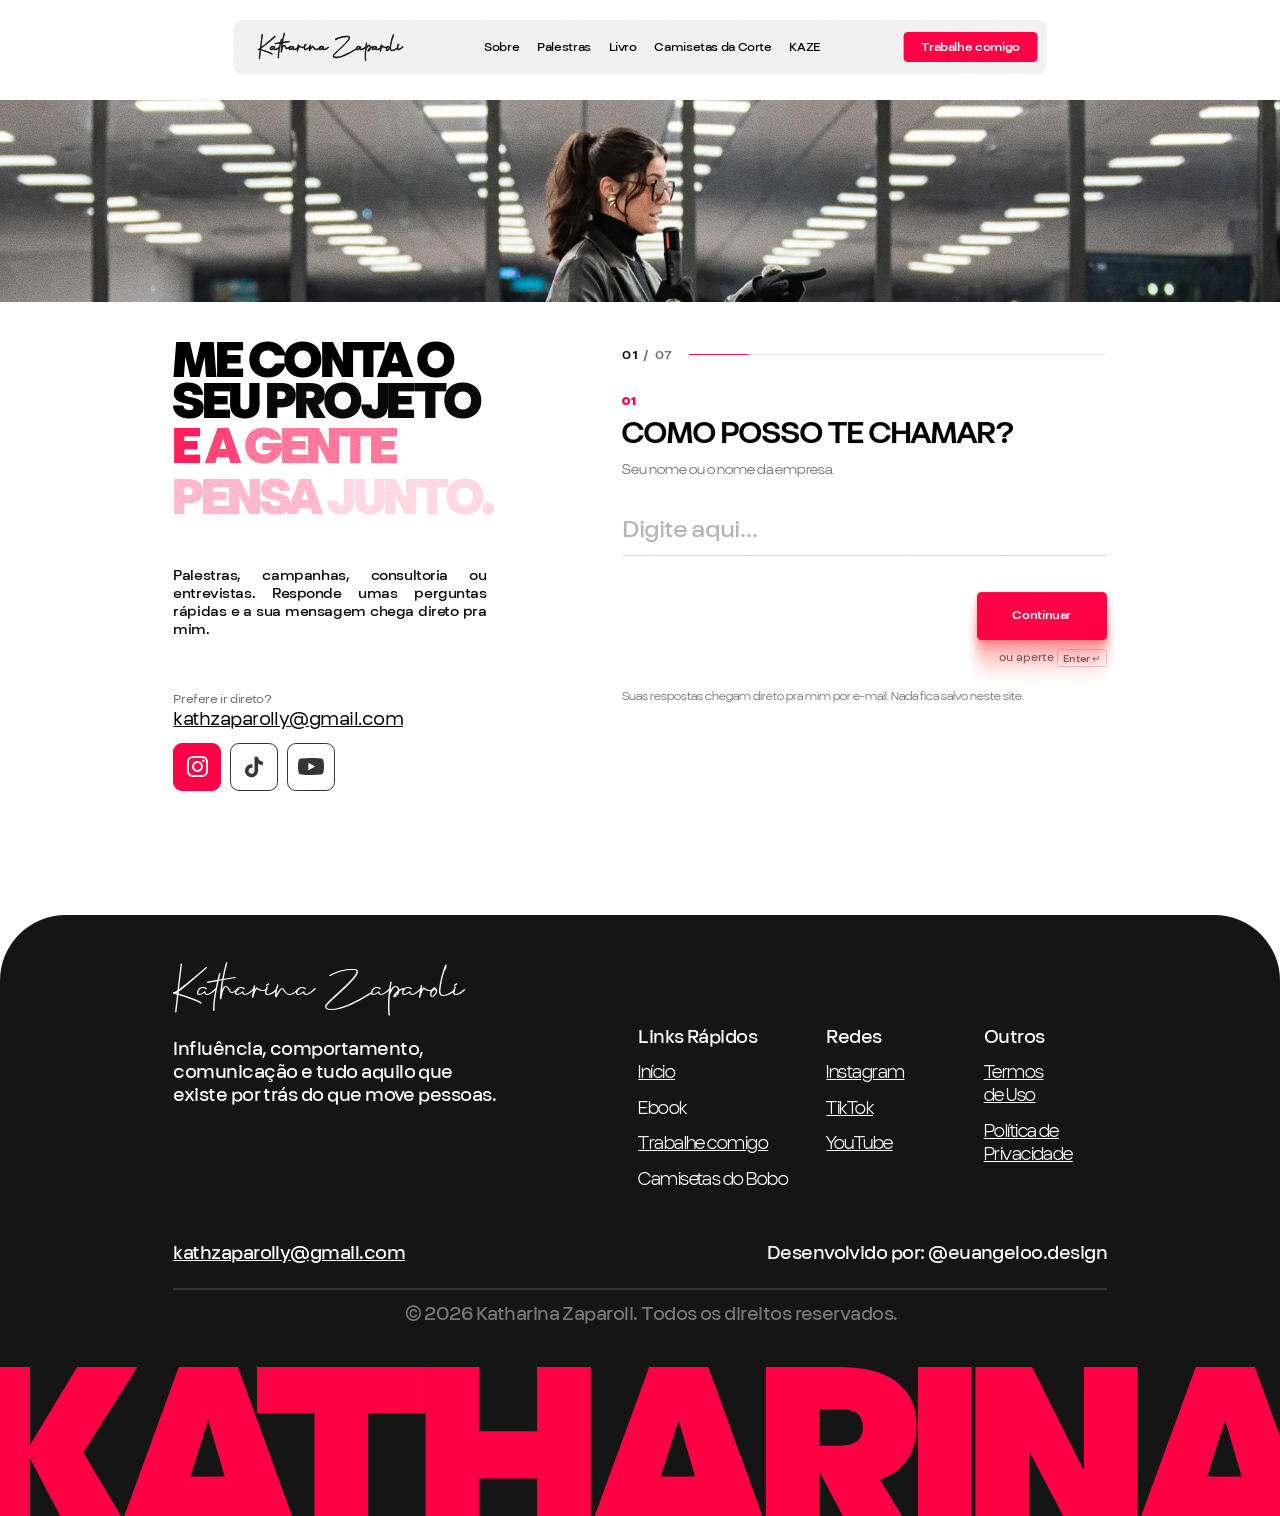
<file: trabalhe-comigo.html>
<!DOCTYPE html>
<html lang="pt-BR">
<head>
  <meta charset="UTF-8">
  <meta name="viewport" content="width=device-width, initial-scale=1">
  <title>Trabalhe comigo: palestras e consultoria | Katharina Zaparoli</title>
  <meta name="description" content="Contrate Katharina Zaparoli para palestras e eventos, campanhas e publicidade, consultoria de imagem, entrevistas e podcasts. Conte o seu projeto e a mensagem chega direto pra ela.">
  <link rel="canonical" href="https://kathzaparoli.com.br/trabalhe-comigo">
  <meta name="robots" content="index, follow, max-image-preview:large, max-snippet:-1, max-video-preview:-1">
  <meta name="author" content="Katharina Zaparoli">
  <meta name="theme-color" content="#0b0b0b">
  <link rel="icon" href="/assets/icons/favicon.svg" type="image/svg+xml">
  <link rel="icon" href="/assets/icons/favicon-48.png" type="image/png" sizes="48x48">
  <link rel="apple-touch-icon" href="/assets/icons/apple-touch-icon.png">
  <!-- compartilhamento (WhatsApp, Instagram, LinkedIn, X...) -->
  <meta property="og:type" content="website">
  <meta property="og:locale" content="pt_BR">
  <meta property="og:site_name" content="Katharina Zaparoli">
  <meta property="og:title" content="Trabalhe comigo: palestras e consultoria | Katharina Zaparoli">
  <meta property="og:description" content="Contrate Katharina Zaparoli para palestras e eventos, campanhas e publicidade, consultoria de imagem, entrevistas e podcasts. Conte o seu projeto e a mensagem chega direto pra ela.">
  <meta property="og:url" content="https://kathzaparoli.com.br/trabalhe-comigo">
  <meta property="og:image" content="https://kathzaparoli.com.br/assets/og/og-trabalhe-comigo.jpg">
  <meta property="og:image:width" content="1200">
  <meta property="og:image:height" content="630">
  <meta property="og:image:alt" content="Katharina Zaparoli palestrando num palco, com a frase: trabalhe comigo">
  <meta name="twitter:card" content="summary_large_image">
  <meta name="twitter:title" content="Trabalhe comigo: palestras e consultoria | Katharina Zaparoli">
  <meta name="twitter:description" content="Contrate Katharina Zaparoli para palestras e eventos, campanhas e publicidade, consultoria de imagem, entrevistas e podcasts. Conte o seu projeto e a mensagem chega direto pra ela.">
  <meta name="twitter:image" content="https://kathzaparoli.com.br/assets/og/og-trabalhe-comigo.jpg">
  <!-- dados estruturados (Google e buscadores de IA) -->
  <script type="application/ld+json">
{
  "@context": "https://schema.org",
  "@graph": [
    {
      "@type": "WebSite",
      "@id": "https://kathzaparoli.com.br/#site",
      "url": "https://kathzaparoli.com.br/",
      "name": "Katharina Zaparoli",
      "inLanguage": "pt-BR",
      "publisher": {
        "@id": "https://kathzaparoli.com.br/#katharina"
      }
    },
    {
      "@type": "Person",
      "@id": "https://kathzaparoli.com.br/#katharina",
      "name": "Katharina Zaparoli",
      "alternateName": [
        "Kath Zaparoli",
        "Kath"
      ],
      "url": "https://kathzaparoli.com.br/",
      "image": "https://kathzaparoli.com.br/assets/og/og-home-square.jpg",
      "description": "Artista, fotógrafa, criadora de conteúdo e estrategista de influência. Fundadora da Agência KAZE e autora do ebook Influência Intencional. Estuda como as pessoas são percebidas na internet e dá palestras sobre comportamento, percepção e comunicação.",
      "jobTitle": [
        "Estrategista de influência",
        "Fotógrafa",
        "Criadora de conteúdo",
        "Palestrante"
      ],
      "knowsAbout": [
        "Influência digital",
        "Posicionamento de imagem",
        "Comunicação",
        "Comportamento humano",
        "Percepção",
        "Criação de conteúdo",
        "Marketing de influência",
        "Fotografia",
        "Storytelling"
      ],
      "founder": {
        "@type": "Organization",
        "name": "Agência KAZE",
        "url": "https://kazeagencia.com.br/"
      },
      "email": "mailto:kathzaparolly@gmail.com",
      "sameAs": [
        "https://instagram.com/kathzaparoli",
        "https://www.tiktok.com/@kathzaparoli",
        "https://www.youtube.com/@kathzaparoli"
      ]
    },
    {
      "@type": "ContactPage",
      "@id": "https://kathzaparoli.com.br/trabalhe-comigo#page",
      "url": "https://kathzaparoli.com.br/trabalhe-comigo",
      "name": "Trabalhe com Katharina Zaparoli",
      "isPartOf": {
        "@id": "https://kathzaparoli.com.br/#site"
      },
      "about": {
        "@id": "https://kathzaparoli.com.br/#katharina"
      },
      "inLanguage": "pt-BR",
      "mainEntity": {
        "@type": "Service",
        "name": "Palestras, campanhas e consultoria com Katharina Zaparoli",
        "provider": {
          "@id": "https://kathzaparoli.com.br/#katharina"
        },
        "areaServed": "BR",
        "serviceType": [
          "Palestras e eventos",
          "Campanhas e publicidade",
          "Consultoria de imagem",
          "Entrevistas e podcasts"
        ]
      }
    },
    {
      "@type": "BreadcrumbList",
      "itemListElement": [
        {
          "@type": "ListItem",
          "position": 1,
          "name": "Início",
          "item": "https://kathzaparoli.com.br/"
        },
        {
          "@type": "ListItem",
          "position": 2,
          "name": "Trabalhe comigo",
          "item": "https://kathzaparoli.com.br/trabalhe-comigo"
        }
      ]
    }
  ]
}
  </script>
  <link rel="preload" href="assets/fonts/christmas-bella.woff2" as="font" type="font/woff2" crossorigin>
  <link rel="preload" href="assets/fonts/origin-black-display.woff2" as="font" type="font/woff2" crossorigin>
  <link rel="preload" href="assets/fonts/origin-medium-text.woff2" as="font" type="font/woff2" crossorigin>
  <script>
    /* Antes do 1º paint: escala do palco e cortina da transição entre páginas */
    (function (r) {
      r.classList.add('cf-js');
      var w = r.clientWidth, dk = w >= 1024, s = r.style;
      s.setProperty('--z', dk ? Math.min(1, w / 1440) : 1);
      try { if (sessionStorage.getItem('kz-pt')) { r.classList.add('pt-in'); sessionStorage.removeItem('kz-pt'); } } catch (e) {}
    })(document.documentElement);
  </script>
  <link rel="stylesheet" href="css/styles.css">
  <link rel="stylesheet" href="css/contato.css">
</head>
<body class="ct-page">
<div class="page">

  <header class="ct-head">
    <div class="stage">
      <nav class="nav" aria-label="Principal">
        <a class="nav-brand" href="/">Katharina Zaparoli</a>
        <button class="nav-toggle" type="button" aria-expanded="false" aria-controls="nav-menu" aria-label="Abrir menu"><span></span><span></span><span></span></button>
        <ul class="nav-links" id="nav-menu">
          <li><a href="/#quem-e-a-kath">Sobre</a></li>
          <li><a href="/#palestras">Palestras</a></li>
          <li><a href="/#livro">Livro</a></li>
          <li><a href="/#camisetas">Camisetas da Corte</a></li>
          <li><a href="/#kaze">KAZE</a></li>
        </ul>
        <a class="btn btn-sm btn-primary" href="/trabalhe-comigo" aria-current="page">Trabalhe comigo</a>
      </nav>
    </div>
  </header>

  <main class="ct">
    <div class="ct-banner" aria-hidden="true">
      <img src="assets/img/ct-banner-1920.webp"
           srcset="assets/img/ct-banner-960.webp 960w, assets/img/ct-banner-1920.webp 1920w, assets/img/ct-banner-3200.webp 3200w"
           sizes="(max-width: 1023.98px) 100vw, min(116vw, 1671px)" width="3200" height="888" alt="" fetchpriority="high">
    </div>

    <div class="stage">
      <!-- ============ INTRO ============ -->
      <div class="ct-intro">
        <h1 class="ct-title">
          <span class="l1">Me conta o</span>
          <span class="l1">seu projeto</span>
          <span class="l2">e a gente</span>
          <span class="l2">pensa junto.</span>
        </h1>
        <p class="ct-text">Palestras, campanhas, consultoria ou entrevistas. Responde umas perguntas rápidas e a sua mensagem chega direto pra mim.</p>

        <div class="ct-direct">
          <p class="ct-label">Prefere ir direto?</p>
          <a class="ct-mail" href="mailto:kathzaparolly@gmail.com">kathzaparolly@gmail.com</a>
          <ul class="socials ct-socials" aria-label="Redes sociais">
            <li><a class="social is-active" href="https://instagram.com/kathzaparoli" target="_blank" rel="noopener" aria-label="Instagram"><img class="ic-ig" src="assets/icons/icon-instagram.svg" width="59" height="59" alt=""></a></li>
            <li><a class="social" href="https://www.tiktok.com/@kathzaparoli" target="_blank" rel="noopener" aria-label="TikTok"><img class="ic-tt" src="assets/icons/icon-tiktok.svg" width="57.341" height="57.341" alt=""></a></li>
            <li><a class="social" href="https://www.youtube.com/@kathzaparoli" target="_blank" rel="noopener" aria-label="YouTube"><img class="ic-yt" src="assets/icons/icon-youtube.svg" width="65.931" height="43.974" alt=""></a></li>
          </ul>
        </div>
      </div>

      <!-- ============ FORMULÁRIO EM ETAPAS ============
           Envio automático pelo FormSubmit (formsubmit.co): as respostas chegam direto por e-mail.
           Sem JS: vira um formulário comum (todas as perguntas na tela) que posta direto no FormSubmit. -->
      <form class="cf" id="cf" action="https://formsubmit.co/kathzaparolly@gmail.com" method="post" novalidate>
        <input type="hidden" name="_subject" value="Novo contato pelo site — Trabalhe comigo">
        <input type="hidden" name="_template" value="table">
        <input type="hidden" name="_captcha" value="false">
        <input type="text" name="_honey" class="cf-honey" tabindex="-1" autocomplete="off" aria-hidden="true">
        <div class="cf-top" aria-hidden="true">
          <p class="cf-count"><b class="cf-cur">01</b> / <span class="cf-total">07</span></p>
          <div class="cf-bar"><i></i></div>
        </div>

        <div class="cf-steps">
          <!-- 1. nome -->
          <fieldset class="cf-step" data-key="nome" data-label="Nome ou empresa">
            <legend class="cf-q"><span class="cf-n">01</span>Como posso te chamar?</legend>
            <p class="cf-hint">Seu nome ou o nome da empresa.</p>
            <input class="cf-input" type="text" name="nome" id="cf-nome" required autocomplete="name" placeholder="Digite aqui…" aria-label="Seu nome ou empresa">
            <p class="cf-err" role="alert"></p>
          </fieldset>

          <!-- 2. contato (pra Kath conseguir responder) -->
          <fieldset class="cf-step" data-key="contato" data-label="Contato">
            <legend class="cf-q"><span class="cf-n">02</span>Por onde eu te respondo?</legend>
            <p class="cf-hint">Seu e-mail. Se preferir, deixa o WhatsApp também.</p>
            <input class="cf-input" type="email" name="email" id="cf-email" required autocomplete="email" inputmode="email" placeholder="seu@email.com" aria-label="Seu e-mail">
            <input class="cf-input cf-input-sm" type="tel" name="whatsapp" autocomplete="tel" inputmode="tel" placeholder="WhatsApp (opcional)" aria-label="WhatsApp (opcional)">
            <p class="cf-err" role="alert"></p>
          </fieldset>

          <!-- 3. tipo -->
          <fieldset class="cf-step" data-key="tipo" data-label="Tipo de projeto" data-auto>
            <legend class="cf-q"><span class="cf-n">03</span>Qual é o tipo de projeto?</legend>
            <p class="cf-hint">Escolhe o que mais se parece com a sua ideia.</p>
            <div class="cf-chips">
              <label class="chip"><input type="radio" name="tipo" value="Palestra ou evento" required><span>Palestra ou evento</span></label>
              <label class="chip"><input type="radio" name="tipo" value="Campanha ou publicidade"><span>Campanha ou publicidade</span></label>
              <label class="chip"><input type="radio" name="tipo" value="Consultoria de imagem"><span>Consultoria de imagem</span></label>
              <label class="chip"><input type="radio" name="tipo" value="Entrevista ou podcast"><span>Entrevista ou podcast</span></label>
              <label class="chip"><input type="radio" name="tipo" value="Outro" data-reveal="cf-tipo-outro"><span>Outro</span></label>
            </div>
            <div class="cf-more" id="cf-tipo-outro" hidden>
              <input class="cf-input cf-input-sm" type="text" name="tipo_outro" placeholder="Qual? Me conta em poucas palavras" aria-label="Qual tipo de projeto">
            </div>
            <p class="cf-err" role="alert"></p>
          </fieldset>

          <!-- 4. data -->
          <fieldset class="cf-step" data-key="data" data-label="Data pretendida">
            <legend class="cf-q"><span class="cf-n">04</span>Já tem uma data em mente?</legend>
            <p class="cf-hint">Se ainda não tiver, tudo bem. Dá pra pular.</p>
            <input class="cf-input cf-date" type="date" name="data" aria-label="Data pretendida">
            <div class="cf-chips">
              <label class="chip chip-sm"><input type="checkbox" name="sem_data" value="Ainda não tenho data" data-clears="data"><span>Ainda não tenho data</span></label>
            </div>
            <p class="cf-err" role="alert"></p>
          </fieldset>

          <!-- 5. formato -->
          <fieldset class="cf-step" data-key="formato" data-label="Cidade ou formato">
            <legend class="cf-q"><span class="cf-n">05</span>Presencial ou on-line?</legend>
            <p class="cf-hint">Se for presencial, me diz a cidade.</p>
            <div class="cf-chips">
              <label class="chip"><input type="radio" name="formato" value="Presencial" data-reveal="cf-cidade"><span>Presencial</span></label>
              <label class="chip"><input type="radio" name="formato" value="On-line"><span>On-line</span></label>
              <label class="chip"><input type="radio" name="formato" value="Híbrido" data-reveal="cf-cidade"><span>Híbrido</span></label>
            </div>
            <div class="cf-more" id="cf-cidade" hidden>
              <input class="cf-input cf-input-sm" type="text" name="cidade" autocomplete="address-level2" placeholder="Cidade / estado" aria-label="Cidade">
            </div>
            <p class="cf-err" role="alert"></p>
          </fieldset>

          <!-- 6. orçamento -->
          <fieldset class="cf-step" data-key="orcamento" data-label="Orçamento previsto" data-auto>
            <legend class="cf-q"><span class="cf-n">06</span>Qual o orçamento previsto?</legend>
            <p class="cf-hint">Uma faixa já me ajuda a pensar na melhor proposta.</p>
            <div class="cf-chips">
              <label class="chip"><input type="radio" name="orcamento" value="Até R$ 5 mil"><span>Até R$ 5 mil</span></label>
              <label class="chip"><input type="radio" name="orcamento" value="R$ 5 a 15 mil"><span>R$ 5 a 15 mil</span></label>
              <label class="chip"><input type="radio" name="orcamento" value="R$ 15 a 30 mil"><span>R$ 15 a 30 mil</span></label>
              <label class="chip"><input type="radio" name="orcamento" value="Acima de R$ 30 mil"><span>Acima de R$ 30 mil</span></label>
              <label class="chip"><input type="radio" name="orcamento" value="Prefiro conversar"><span>Prefiro conversar</span></label>
            </div>
            <p class="cf-err" role="alert"></p>
          </fieldset>

          <!-- 7. detalhes -->
          <fieldset class="cf-step" data-key="detalhes" data-label="Detalhes do projeto">
            <legend class="cf-q"><span class="cf-n">07</span>Agora, os detalhes.</legend>
            <p class="cf-hint">Público, objetivo, o que você imagina. Quanto mais contexto, melhor.</p>
            <textarea data-lenis-prevent class="cf-input cf-area" name="detalhes" rows="5" maxlength="1200" required placeholder="Escreve do seu jeito…" aria-label="Detalhes do projeto"></textarea>
            <p class="cf-meta"><span class="cf-chars">0</span> / 1200</p>
            <p class="cf-err" role="alert"></p>
          </fieldset>

          <!-- revisão -->
          <fieldset class="cf-step cf-review" data-key="revisao">
            <legend class="cf-q">Tudo certo?</legend>
            <p class="cf-hint">Confere o resumo. Dá pra editar qualquer resposta.</p>
            <dl class="cf-sum"></dl>
            <p class="cf-err" role="alert"></p>
          </fieldset>

          <!-- enviado -->
          <div class="cf-step cf-done" data-key="enviado" tabindex="-1">
            <p class="cf-q">Mensagem <span class="red">enviada!</span></p>
            <p class="cf-hint">Recebi tudo por aqui. Te respondo no e-mail que você deixou assim que possível.</p>
            <div class="cf-done-ctas">
              <a class="btn btn-lg btn-primary btn-glow" href="/">Voltar ao site</a>
            </div>
          </div>
        </div>

        <div class="cf-nav">
          <button type="button" class="cf-back">Voltar</button>
          <button type="button" class="btn btn-lg btn-primary btn-glow cf-next">Continuar</button>
          <button type="submit" class="btn btn-lg btn-primary btn-glow cf-send">Enviar</button>
        </div>
        <p class="cf-key" aria-hidden="true">ou aperte <kbd>Enter ↵</kbd></p>
        <p class="cf-note">Suas respostas chegam direto pra mim por e-mail. Nada fica salvo neste site.</p>
      </form>
    </div>
  </main>

  <!-- ============ FOOTER ============ -->
  <footer class="footer">
    <div class="stage">
      <a class="foot-brand" href="/">Katharina Zaparoli</a>
      <p class="foot-tagline">Influência, comportamento, comunicação e tudo aquilo que existe por trás do que move pessoas.</p>

      <nav class="foot-cols" aria-label="Rodapé">
        <div class="foot-col">
          <p class="foot-head">Links Rápidos</p>
          <a class="u" href="/">Início</a>
          <a href="/#livro">Ebook</a>
          <a class="u" href="/trabalhe-comigo">Trabalhe comigo</a>
          <a href="/#camisetas">Camisetas do Bobo</a>
        </div>
        <div class="foot-col foot-col-n">
          <p class="foot-head">Redes</p>
          <a class="u" href="https://instagram.com/kathzaparoli" target="_blank" rel="noopener">Instagram</a>
          <a class="u" href="https://www.tiktok.com/@kathzaparoli" target="_blank" rel="noopener">TikTok</a>
          <a class="u" href="https://www.youtube.com/@kathzaparoli" target="_blank" rel="noopener">YouTube</a>
        </div>
        <div class="foot-col foot-col-n">
          <p class="foot-head">Outros</p>
          <a class="u foot-terms" href="https://kathzaparoli.com.br/termos-de-uso" target="_blank" rel="noopener">Termos de Uso</a>
          <a class="u" href="https://kathzaparoli.com.br/politica-de-privacidade" target="_blank" rel="noopener">Política de Privacidade</a>
        </div>
      </nav>

      <div class="foot-row">
        <a class="u" href="mailto:kathzaparolly@gmail.com">kathzaparolly@gmail.com</a>
        <p>Desenvolvido por: @euangeloo.design</p>
      </div>
      <p class="foot-copy">© 2026 Katharina Zaparoli. Todos os direitos reservados.</p>
      <p class="foot-word" aria-hidden="true">Katharina</p>
    </div>
  </footer>

</div>

<!-- cortina da transição entre páginas -->
<div class="pt" aria-hidden="true"><span class="pt-brand">Katharina Zaparoli</span></div>

<div class="scroll-progress" aria-hidden="true"><i></i></div>

<script src="js/vendor/gsap.min.js"></script>
<script src="js/vendor/SplitText.min.js"></script>
<script src="js/vendor/lenis.min.js"></script>
<script src="js/menu.js"></script>
<script src="js/transition.js"></script>
<script src="js/contato.js"></script>
</body>
</html>
</file>
<file: css/styles.css>
/* =========================================================
   Katharina Zaparoli — Landing page
   Medidas tiradas 1:1 do Figma (frame 1440px)
   ========================================================= */

@font-face { font-family: "Origin Black Display"; src: url("../assets/fonts/origin-black-display.woff2") format("woff2"); font-display: swap; }
@font-face { font-family: "Origin Medium Text";   src: url("../assets/fonts/origin-medium-text.woff2") format("woff2"); font-display: swap; }
@font-face { font-family: "Origin SemiBold Text"; src: url("../assets/fonts/origin-semibold-text.woff2") format("woff2"); font-display: swap; }
@font-face { font-family: "Origin Regular Text";  src: url("../assets/fonts/origin-regular-text.woff2") format("woff2"); font-display: swap; }
@font-face { font-family: "Origin Light Display"; src: url("../assets/fonts/origin-light-display.woff2") format("woff2"); font-display: swap; }
@font-face { font-family: "Origin SemiBold Display"; src: url("../assets/fonts/origin-semibold-display.woff2") format("woff2"); font-display: swap; }
@font-face { font-family: "Origin Bold Display";  src: url("../assets/fonts/origin-bold-display.woff2") format("woff2"); font-display: swap; }
/* block: o nome em script nunca aparece numa fonte substituta (evita o "pisca" na cortina da transição) */
@font-face { font-family: "Christmas Bella";      src: url("../assets/fonts/christmas-bella.woff2") format("woff2"); font-display: block; }

:root {
  --red: #ff0044;
  --black: #000;
  --white: #fff;
  --f-display: "Origin Black Display", "Arial Black", sans-serif;
  --f-text: "Origin Medium Text", "Helvetica Neue", Arial, sans-serif;
  --f-semi: "Origin SemiBold Text", "Helvetica Neue", Arial, sans-serif;
  --f-regular: "Origin Regular Text", "Helvetica Neue", Arial, sans-serif;
  --f-light: "Origin Light Display", "Helvetica Neue", Arial, sans-serif;
  --f-semid: "Origin SemiBold Display", "Helvetica Neue", Arial, sans-serif;
  --f-boldd: "Origin Bold Display", "Helvetica Neue", Arial, sans-serif;
  --f-script: "Christmas Bella", "Brush Script MT", cursive;
  --z: 1;    /* escala do palco de 1440px (script.js) */
  --fit: 1;  /* encolhe o "Quem é a Kath" em telas baixas */
  --mz: 1;   /* celular: escala do frame mobile de 390px (script.js) */
  --m: 1;    /* mobile: escala da faixa ZAPAROLI */
}

*, *::before, *::after { box-sizing: border-box; }
html, body { margin: 0; padding: 0; }
html.lenis, html.lenis body { height: auto; }
.lenis.lenis-smooth { scroll-behavior: auto !important; }
.lenis.lenis-smooth [data-lenis-prevent] { overscroll-behavior: contain; }
.lenis.lenis-stopped { overflow: hidden; }
body {
  background: var(--white);
  color: var(--black);
  font-family: var(--f-text);
  -webkit-font-smoothing: antialiased;
  overflow-x: hidden;
}
h1, h2, h3, p, figure, ul { margin: 0; padding: 0; }
ul { list-style: none; }
a { color: inherit; text-decoration: none; }
img { display: block; }
img[data-src] { visibility: hidden; }   /* imagem adiada ainda sem src: não mostra o alt */

.page {
  position: relative;
  overflow-x: clip;
}

/* Granulado (Noise effect do frame no Figma) — overlay: não aparece no branco, só nas fotos */
.page::after {
  content: "";
  position: fixed;   /* só o tamanho da tela: bem mais leve que cobrir a página toda */
  inset: 0;
  z-index: 50;
  pointer-events: none;
  mix-blend-mode: overlay;
  opacity: var(--grain, .1);
  background-image: url("data:image/svg+xml,%3Csvg xmlns='http://www.w3.org/2000/svg' width='256' height='256'%3E%3Cfilter id='n' x='0' y='0' width='100%25' height='100%25' color-interpolation-filters='sRGB'%3E%3CfeTurbulence type='fractalNoise' baseFrequency='0.85' numOctaves='3' stitchTiles='stitch' seed='6563'/%3E%3CfeColorMatrix type='saturate' values='0'/%3E%3CfeComponentTransfer%3E%3CfeFuncR type='linear' slope='4' intercept='-1.5'/%3E%3CfeFuncG type='linear' slope='4' intercept='-1.5'/%3E%3CfeFuncB type='linear' slope='4' intercept='-1.5'/%3E%3CfeFuncA type='linear' slope='0' intercept='1'/%3E%3C/feComponentTransfer%3E%3C/filter%3E%3Crect width='100%25' height='100%25' filter='url(%23n)'/%3E%3C/svg%3E");
  background-size: 256px 256px;
}

/* palco central de 1440px — coordenadas absolutas do Figma partem dele */
.stage {
  position: relative;
  width: 1440px;
  margin: 0 auto;
  zoom: var(--z);
}

/* ---------- Botões ---------- */
.btn {
  display: inline-flex;
  align-items: center;
  justify-content: center;
  border-radius: 5px;
  font-family: var(--f-semi);
  font-size: 14px;
  line-height: 1.022;
  letter-spacing: -0.42px;
  white-space: nowrap;
  transition: transform .35s cubic-bezier(.2,.8,.2,1), background-color .25s, color .25s;
}
.btn:hover { transform: translateY(-2px); }
.btn-sm { padding: 10px 20px; }
.btn-lg { padding: 20px 40px; }
.btn-primary { background: var(--red); color: var(--white); }
.btn-outline { background: var(--white); color: var(--black); border: 1px solid var(--black); }
.btn-outline:hover { background: var(--black); color: var(--white); }
.btn-glow {
  position: relative;
  overflow: hidden;
  isolation: isolate;
  filter:
    drop-shadow(0 68px 9.5px rgba(255, 0, 0, 0))
    drop-shadow(0 44px 8.5px rgba(255, 0, 0, 0.04))
    drop-shadow(0 25px 7.5px rgba(255, 0, 0, 0.13))
    drop-shadow(0 11px 5.5px rgba(255, 0, 0, 0.23))
    drop-shadow(0 3px 3px rgba(255, 0, 0, 0.26));
}

/* SplitText: linhas mascaradas */
.jl { text-align: justify; text-align-last: justify; }
.jl.jl-last { text-align-last: auto; }

/* =========================================================
   HERO
   ========================================================= */
.hero {
  position: relative;
  height: calc(801.34px * var(--z));
  overflow: clip;
}
.hero > .stage { height: 801.34px; }
.hero-visual {
  position: absolute;
  left: 0;
  top: 0;
  width: 1440px;
  height: 801.34px;
}
/* foto com a borda irregular (máscara do Figma)
   Entrada em CSS puro (roda no compositor/GPU), da direita pra esquerda:
   - a foto já é pintada no lugar desde o 1º frame (bom pro LCP) e desliza/assenta de um leve zoom;
   - uma "cortina" branca com borda suave (.hp-cover) sai pela esquerda, revelando a foto.
   Só transform/opacity animam; a máscara da borda é fixa (rasteriza uma vez).
   Começa quando o <head> marca .hero-go (imagem já decodificada). */
.hero-media {
  position: absolute;
  left: 594.37px;
  top: -22.62px;
  width: 937.582px;
  height: 901.61px;
  -webkit-mask: url("../assets/svg/hero-edge.svg") 0 -75.23px / 967.268px 982.188px no-repeat;
          mask: url("../assets/svg/hero-edge.svg") 0 -75.23px / 967.268px 982.188px no-repeat;
}
.hp-img {
  position: absolute;
  inset: 0;
  width: 100%;
  height: 100%;
  max-width: none;
  transform-origin: 62% 40%;   /* zoom centrado no rosto */
}
.hp-cover {
  position: absolute;
  top: 0;
  bottom: 0;
  left: 0;
  width: calc(100% + 220px);
  background: linear-gradient(to left, rgba(255, 255, 255, 0), #fff 220px);
  display: none;
}
.js .hp-cover { display: block; }
@keyframes hp-cover { from { transform: translate3d(-220px, 0, 0); } to { transform: translate3d(-101%, 0, 0); } }
@keyframes hp-glide { from { transform: translate3d(22%, 0, 0) scale(1.14); } to { transform: none; } }
@keyframes kanji-in { from { transform: translate3d(180px, 0, 0); opacity: 0; } to { transform: none; opacity: 1; } }
.js .hp-cover   { animation: hp-cover 1.5s cubic-bezier(0.65, 0, 0.35, 1) 0.05s both paused; }
.js .hp-img     { animation: hp-glide 2.1s cubic-bezier(0.16, 1, 0.3, 1) 0.05s both paused; }
.js .hero-kanji { animation: kanji-in 1.3s cubic-bezier(0.16, 1, 0.3, 1) 0.7s both paused; }
.hero-go .hp-cover, .hero-go .hp-img, .hero-go .hero-kanji { animation-play-state: running; }
/* terminou: tira as animações e a cortina (libera as camadas da GPU) */
.js .hero.is-in .hp-img, .js .hero.is-in .hero-kanji { animation: none; }
.js .hero.is-in .hp-cover { display: none; }
.js .nav, .js .hero-title, .js .hero-text, .js .hero-ctas { visibility: hidden; }
.hero-kanji {
  position: absolute;
  left: 651.949px;
  top: 603.512px;
  width: 767px;
  height: 381px;
  mix-blend-mode: difference;
}

/* nav */
.nav {
  position: absolute;
  left: 50%;
  top: 22.36px;
  translate: -50% 0;
  z-index: 5;
  height: 61.418px;
  padding: 0 10px 0 27px;
  display: flex;
  align-items: center;
  justify-content: center;
  gap: 83px;
  background: rgba(217, 217, 217, 0.36);
  border-radius: 10px;
}
.nav-brand {
  font-family: var(--f-script);
  font-size: 36.629px;
  color: #151515;
  -webkit-text-stroke: 0.7px currentColor;   /* engrossa o traço (a fonte só tem um peso) */
  line-height: normal;
  white-space: nowrap;
}
.nav-links { display: flex; align-items: center; }
.nav-links a {
  display: block;
  padding: 10px;
  font-family: var(--f-text);
  font-size: 14px;
  line-height: 1.022;
  letter-spacing: -0.42px;
  white-space: nowrap;
  transition: color .25s;
}
.nav-links a:hover { color: var(--red); }

/* home: a nav fica no hero e sobe junto com ele na primeira rolagem.
   Só quando a seção dos cards (Palestras / Ebook / Camisetas / KAZE) chega ao topo
   ela vira fixa e desce do topo, com fundo claro desfocado; o link da seção na tela
   fica vermelho (script.js). Subindo de volta acima dos cards, ela sai pelo topo. */
.nav-stage {
  position: absolute;
  z-index: 30;
  top: 0;
  left: 0;
  right: 0;
  height: 106px;
  pointer-events: none;
}
.nav-stage .nav {
  pointer-events: auto;
  transition: background-color .45s ease, box-shadow .45s ease, -webkit-backdrop-filter .45s ease, backdrop-filter .45s ease;
}
.nav-fixed .nav-stage { position: fixed; animation: nav-drop .6s cubic-bezier(.22, 1, .36, 1) both; }
.nav-fixed.nav-out .nav-stage { animation: nav-lift .4s cubic-bezier(.55, 0, .7, .2) both; }
@keyframes nav-drop { from { transform: translateY(-130%); } to { transform: none; } }
@keyframes nav-lift { from { transform: none; } to { transform: translateY(-130%); } }
.nav-fixed .nav-stage .nav {
  background: rgba(255, 255, 255, 0.82);
  -webkit-backdrop-filter: blur(14px) saturate(1.4);
          backdrop-filter: blur(14px) saturate(1.4);
  box-shadow: 0 14px 34px -16px rgba(0, 0, 0, 0.25);
}
.nav-stage .nav-links a { position: relative; }
.nav-stage .nav-links a.is-active { color: var(--red); }
.nav-stage .nav-links a::after {
  content: "";
  position: absolute;
  left: 10px;
  right: 10px;
  bottom: 3px;
  height: 1.5px;
  background: var(--red);
  transform: scaleX(0);
  transform-origin: left;
  transition: transform .45s cubic-bezier(.22, 1, .36, 1);
}
.nav-stage .nav-links a.is-active::after { transform: scaleX(1); }

/* menu hambúrguer (menu.js): só aparece abaixo de 1024px */
.nav-toggle { display: none; }
@media (max-width: 1023.98px) {
  .nav-toggle {
    display: flex;
    flex-direction: column;
    justify-content: center;
    gap: 5px;
    width: 44px;
    height: 44px;
    margin-left: auto;
    padding: 0 11px;
    border: 0;
    background: none;
    color: #151515;
    cursor: pointer;
    -webkit-tap-highlight-color: transparent;
  }
  .nav-toggle span {
    display: block;
    height: 2px;
    border-radius: 2px;
    background: currentColor;
    transition: transform .35s cubic-bezier(.22, 1, .36, 1), opacity .2s;
  }
  .nav.is-open .nav-toggle span:nth-child(1) { transform: translateY(7px) rotate(45deg); }
  .nav.is-open .nav-toggle span:nth-child(2) { opacity: 0; }
  .nav.is-open .nav-toggle span:nth-child(3) { transform: translateY(-7px) rotate(-45deg); }

  /* fechado: só o nome e o botão */
  .nav:not(.is-open) .nav-links, .nav:not(.is-open) > .btn { display: none; }

  /* aberto: links em coluna + CTA embaixo */
  .nav.is-open {
    background: rgba(255, 255, 255, 0.94);
    -webkit-backdrop-filter: blur(14px) saturate(1.4);
            backdrop-filter: blur(14px) saturate(1.4);
    box-shadow: 0 14px 34px -16px rgba(0, 0, 0, 0.3);
  }
  .nav.is-open .nav-links {
    flex-direction: column;
    align-items: stretch;
    width: 100%;
    overflow: visible;
    -webkit-mask: none;
            mask: none;
    margin: 0;
    padding: 4px 0 0;
    list-style: none;
    animation: nav-menu-in .35s cubic-bezier(.22, 1, .36, 1) both;
  }
  .nav.is-open .nav-links li + li { border-top: 1px solid rgba(0, 0, 0, 0.08); }
  .nav.is-open .nav-links a { padding: 14px 6px; font-size: 17px; }
  .nav.is-open .nav-links a::after { left: 6px; right: auto; width: 28px; bottom: 8px; }
  .nav.is-open > .btn {
    order: 4;
    width: 100%;
    margin: 4px 0 6px;
    padding: 16px 20px;
    text-align: center;
    animation: nav-menu-in .35s .05s cubic-bezier(.22, 1, .36, 1) both;
  }
}
@keyframes nav-menu-in { from { opacity: 0; transform: translateY(-8px); } to { opacity: 1; transform: none; } }
@media (prefers-reduced-motion: reduce) {
  .nav.is-open .nav-links, .nav.is-open > .btn { animation: none; }
  .nav-toggle span { transition: none; }
}

.hero-copy {
  position: absolute;
  left: 195px;
  top: 173.24px;
  width: 430.976px;
  z-index: 2;
  display: flex;
  flex-direction: column;
  align-items: flex-start;
}
.hero-title {
  width: 100%;
  font-family: var(--f-display);
  font-weight: normal;
  font-size: 56px;
  letter-spacing: -1.68px;
  text-transform: uppercase;
}
.hero-title > span { display: block; line-height: 1.022; }
.hero-title .l2 { color: var(--red); }

.hero-text {
  margin-top: 30px;
  width: 352.361px;
  font-size: 16px;
  line-height: normal;
  letter-spacing: -0.48px;
  text-align: justify;
  white-space: pre-wrap;
}
.hero-ctas {
  margin-top: 29px;
  display: flex;
  gap: 17px;
}

/* =========================================================
   NÚMEROS — uma seção de 100vh, textos empilhados
   ========================================================= */
.stats {
  position: relative;
  height: 100vh;
  height: 100svh;
  overflow: hidden;
  background: #000;
}
.stat-bg {
  position: absolute;
  inset: -8% 0;
  background: center 32.96% / cover no-repeat;   /* imagem entra via .bg-on (script.js) */
}
.stats.bg-on .stat-bg { background-image: url("../assets/img/stats-bg.webp"); }
@media (max-width: 1023.98px) { .stats.bg-on .stat-bg { background-image: url("../assets/img/stats-bg-960.webp"); } }   /* versão leve no celular/tablet */
.stat-bg::after {
  content: "";
  position: absolute;
  inset: 0;
  background: rgba(0, 0, 0, 0.9);
}
.stats > .stage {
  position: absolute;
  left: 0;
  right: 0;
  top: 50%;
  height: 0;
}
.stat-kanji {
  position: absolute;
  left: 50%;
  top: -31.34px;
  width: 769.029px;
  height: 383.501px;
  translate: -50% -50%;
  mix-blend-mode: difference;
}
.stat-text {
  position: absolute;
  left: 50%;
  top: -31.34px;
  width: 769px;
  translate: -50% -50%;
  font-family: var(--f-display);
  line-height: 1.022;
  text-align: center;
  text-transform: uppercase;
}
.stat-num   { color: var(--red);   font-size: 64px; letter-spacing: -1.92px; }
.stat-label { color: var(--white); font-size: 40px; letter-spacing: -1.2px; }
.js .stat-text + .stat-text { visibility: hidden; }

/* =========================================================
   CENA: FOTOS → QUEM É A KATH (fixada no scroll)
   ========================================================= */
.story { position: relative; }
.story-pin {
  position: relative;
  height: 100vh;
  height: 100svh;
  overflow: hidden;
  background: #000;
}
.about-bg {
  position: absolute;
  left: 0;
  right: 0;
  top: 100%;
  height: 100%;
  background: var(--white);
  z-index: 1;
}

/* fotos (posições/tamanhos calculados no script.js) */
.story-photos { position: absolute; inset: 0; z-index: 2; }
.sp {
  position: absolute;
  left: 0;
  top: 0;
  overflow: hidden;
  will-change: transform;
}
.sp img { position: absolute; max-width: none; }
.sp-dim { position: absolute; inset: 0; background: #000; opacity: 0; }

.story-title {
  position: absolute;
  inset: 0;
  z-index: 3;
  display: flex;
  align-items: center;
  justify-content: center;
  mix-blend-mode: difference;
  pointer-events: none;
}
.story-title .zoom { zoom: var(--z); }
.kath-banner-title {
  width: 510px;
  font-family: var(--f-display);
  font-size: 64px;
  line-height: 1.022;
  letter-spacing: -1.92px;
  text-transform: uppercase;
  text-align: center;
  color: var(--white);
}

.story-track {
  position: absolute;
  left: 0;
  right: 0;
  top: 100%;
  height: 100%;
  z-index: 4;
}
.story-about {
  height: 100%;
  display: flex;
  align-items: center;
}
.story-about > .stage {
  height: 735.682px;
  zoom: calc(var(--z) * var(--fit));
}
.kath-swoosh {
  position: absolute;
  left: 9.24px;
  top: -923.07px;
  width: 1473.741px;
  height: 1084.503px;
  overflow: visible;
  pointer-events: none;
}

.about-inner {
  position: absolute;
  left: 166.69px;
  top: 0;
  width: 1138.315px;
  display: flex;
  align-items: center;
  justify-content: space-between;
}
.about-copy {
  position: relative;
  z-index: 1;
  width: 510px;
  display: flex;
  flex-direction: column;
  align-items: flex-start;
  gap: 32px;
}
.about-text {
  display: flex;
  flex-direction: column;
  gap: 31px;
  width: 100%;
}
.about-title {
  font-family: var(--f-display);
  font-weight: normal;
  font-size: 64px;
  line-height: 1.022;
  letter-spacing: -1.92px;
  text-transform: uppercase;
}
.about-title .red { color: var(--red); }
.about-body {
  width: 441.676px;
  font-size: 20px;
  line-height: 1.26;
  letter-spacing: -0.6px;
  text-align: justify;
}
.about-body p + p { margin-top: 1lh; }
/* texto e botões um pouco mais afastados do título (sem mexer na posição do título/linha) */
.about-body, .about-ctas { position: relative; top: 18px; }
.about-ctas { display: flex; gap: 23px; }

/* pilha de fotos rotacionadas (destino das fotos que voam) */
.stack {
  width: 585.617px;
  height: 735.682px;
  flex-shrink: 0;
  display: flex;
  align-items: center;
  justify-content: center;
}
.stack-rot { transform: rotate(3.83deg); }
.stack-grid {
  display: inline-grid;
  grid-template-columns: max-content;
  grid-template-rows: max-content;
  place-items: start;
}
.card-box {
  grid-area: 1 / 1;
  display: flex;
  align-items: center;
  justify-content: center;
}
.card {
  position: relative;
  flex: none;
  border-radius: 20px;
  overflow: hidden;
}
.card img { position: absolute; max-width: none; }

.cb-1 { width: 540.022px; height: 701.204px; }
.c-1  { width: 473.11px; height: 654.617px; transform: rotate(-6.1deg); }
.c-1 img { left: -11.67%; top: -16.85%; width: 123.35%; height: 133.7%; }

.cb-2 { width: 435.551px; height: 605.196px; margin: 48px 0 0 52.23px; }
.c-2  { width: 433.9px; height: 604.011px; transform: scaleY(-1) rotate(179.84deg); }
.c-2 img { left: -11.28%; top: -9.95%; width: 111.28%; height: 119.89%; }

.cb-3 { width: 504.401px; height: 680.238px; margin: 10.48px 0 0 17.81px; }
.c-3  { width: 450.187px; height: 643.556px; transform: rotate(4.98deg); }
.c-3 img { left: -3.65%; top: -12.57%; width: 107.3%; height: 112.57%; }

.cb-4 { width: 476.277px; height: 658.325px; margin: 21.44px 0 0 31.87px; }
.c-4  { width: 446.374px; height: 637.765px; transform: rotate(-2.73deg); }
.c-4 img { left: -10.07%; top: -15.55%; width: 120.14%; height: 126.12%; }

/* no desktop quem forma a pilha são as próprias fotos da cena */
@media (min-width: 1024px) {
  .js .stack .card { visibility: hidden; }
}

/* =========================================================
   KATHARINA / ZAPAROLI — palavras ocupam 100% da largura
   (tamanhos calculados no script.js)
   ========================================================= */
.zaparoli {
  position: relative;
  height: var(--zap-h, 850px);
  overflow: clip;
}
.zap-word {
  position: absolute;
  left: 0;
  margin: 0;
  font-family: var(--f-display);
  line-height: 1.022;
  letter-spacing: -0.03em;
  text-transform: uppercase;
  white-space: nowrap;
  color: var(--red);
  z-index: 1;   /* fica por cima da pincelada vermelha da seção seguinte */
}
.zap-top    { top: 0; font-size: var(--zap-f1, 300px); }
.zap-bottom { top: var(--zap-b, 318px); font-size: var(--zap-f2, 333px); color: #00e1ff; mix-blend-mode: difference; }
.zap-strip {
  position: absolute;
  z-index: 2;
  left: 0;
  top: var(--zap-s, 137px);
  width: 100%;
  height: var(--zap-sh, 379.42px);
  overflow: hidden;
}
.zap-strip img {
  position: absolute;
  left: 0;
  top: -5.8%;
  width: 100%;
  height: 122.11%;
  max-width: none;
  object-fit: cover;
}

/* =========================================================
   ESCOLHA POR ONDE COMEÇAR — cards
   ========================================================= */
.btn-xs {
  padding: 10.588px 21.175px;
  border-radius: 2.647px;
  font-size: 12px;
  letter-spacing: -0.36px;
}
.btn-ghost { color: var(--white); border: 0.643px solid var(--white); }
.btn-ghost:hover { background: var(--white); color: var(--black); }
/* brilho que atravessa os CTAs de tempos em tempos (todas as páginas) */
.btn-glow::after {
  content: "";
  position: absolute;
  z-index: -1;
  top: -20%;
  bottom: -20%;
  left: -60%;
  width: 40%;
  background: linear-gradient(100deg, rgba(255, 255, 255, 0), rgba(255, 255, 255, 0.4), rgba(255, 255, 255, 0));
  transform: skewX(-18deg) translateX(0);
  animation: kz-shine 4.2s cubic-bezier(.65, 0, .35, 1) infinite;
  pointer-events: none;
}
.btn-ghost.btn-glow::after, .btn-outline.btn-glow::after { background: linear-gradient(100deg, rgba(255, 255, 255, 0), rgba(255, 255, 255, 0.25), rgba(255, 255, 255, 0)); }
@keyframes kz-shine { 0%, 62% { transform: skewX(-18deg) translateX(0); } 100% { transform: skewX(-18deg) translateX(520%); } }
/* pulso vermelho em volta de um CTA principal */
@keyframes kz-pulse { 0% { box-shadow: 0 0 0 0 rgba(255, 0, 68, 0.55); } 70%, 100% { box-shadow: 0 0 0 22px rgba(255, 0, 68, 0); } }
.provoke-ctas .btn-primary { animation: kz-pulse 2.4s cubic-bezier(.2, .8, .2, 1) infinite; }

.btn-xs.btn-glow {
  filter:
    drop-shadow(0 35.998px 5.029px rgba(255, 0, 0, 0))
    drop-shadow(0 23.293px 4.5px rgba(255, 0, 0, 0.04))
    drop-shadow(0 13.235px 3.97px rgba(255, 0, 0, 0.13))
    drop-shadow(0 5.823px 2.912px rgba(255, 0, 0, 0.23))
    drop-shadow(0 1.588px 1.588px rgba(255, 0, 0, 0.26));
}

.choose {
  position: relative;
  padding: 56px 0 72px;
  overflow: clip;
  isolation: isolate;
}
/* esfumaçados vermelhos (Ellipse 11 do Figma; blur e opacidade já vêm no SVG).
   Ficam numa camada própria que some em degradê no topo e no pé da seção,
   pra não marcar uma linha reta contra as seções brancas vizinhas. */
.choose-fx {
  position: absolute;
  inset: 0;
  z-index: -1;
  overflow: hidden;
  pointer-events: none;
  -webkit-mask-image: linear-gradient(to bottom, transparent, #000 220px, #000 calc(100% - 220px), transparent);
          mask-image: linear-gradient(to bottom, transparent, #000 220px, #000 calc(100% - 220px), transparent);
}
.choose-fx > .stage { margin-top: 56px; }
/* linha discreta separando do "Quem é a Kath?" (largura toda da tela) */
.choose::before {
  content: "";
  position: absolute;
  top: 0;
  left: 0;
  right: 0;
  height: 1px;
  background: rgba(0, 0, 0, 0.12);
}   /* = padding-top da .choose: glows no mesmo lugar de antes */
.choose-glow {
  position: absolute;
  width: 1095.54px;
  height: 1736.83px;
  max-width: none;
  pointer-events: none;
}
.choose-glow-l { left: -606.18px; top: -623.38px; }
.choose-glow-r { left: 950.65px;  top: 178.86px; }

.choose-title {
  width: 870px;
  margin: 0 auto;
  font-family: var(--f-display);
  font-weight: normal;
  letter-spacing: -1.92px;
  text-transform: uppercase;
  text-align: center;
}
.choose-title > span { display: block; }
.choose-title .l1 { font-size: 64px; line-height: 0.8076; }
.choose-title .l2 { font-size: 102.4px; line-height: 0.85; color: var(--red); }

.choose-grid {
  margin: 42.13px 0 0 255px;
  width: 929.943px;
  display: grid;
  grid-template-columns: 563.423px 348.129px;
  grid-template-rows: 382.011px 316.925px 382.011px;
  column-gap: 18.391px;
  row-gap: 30.867px;
}
.pcard {
  position: relative;
  overflow: hidden;
  border-radius: 17.714px;
  background: #000;
  color: var(--white);
  isolation: isolate;
}
.pcard-bg { position: absolute; z-index: -1; max-width: none; }
.pcard-title {
  font-family: var(--f-semid);
  font-weight: normal;
  font-size: 32.726px;
  line-height: 30.114px;
  text-transform: uppercase;
}
.pcard-title > span { display: block; }
.pcard-desc {
  font-family: var(--f-light);
  font-size: 16px;
  line-height: 1.022;
}
.pcard:has([data-card-link]) { cursor: pointer; }   /* o card inteiro é clicável (script.js) */
.pcard-content {
  position: absolute;
  width: 263.689px;
  display: flex;
  flex-direction: column;
  align-items: flex-start;
  gap: 17.714px;
}
.pcard-head { display: flex; flex-direction: column; align-items: flex-start; gap: 9.743px; width: 100%; }
.pcard-btns { display: flex; align-items: center; }

/* palestras (topo, largura toda) */
.pcard-palestras { grid-area: 1 / 1 / 2 / 3; }
.pcard-kaze .pcard-bg, .pcard-palestras .pcard-bg { inset: 0; width: 100%; height: 100%; object-fit: cover; }
.pcard-kaze::after, .pcard-palestras::after {
  content: "";
  position: absolute;
  inset: 0;
  z-index: -1;
  background: linear-gradient(218.93deg, rgba(0, 0, 0, 0.284) 41.593%, rgba(0, 0, 0, 0.71) 87.953%);
}
.pcard-palestras::after { background: linear-gradient(206.07deg, rgba(0, 0, 0, 0.284) 41.593%, rgba(0, 0, 0, 0.71) 87.953%); }
.palestras-title { position: absolute; left: 28.6px; top: 40.06px; width: 389.361px; }
.palestras-lead { position: absolute; left: 28.6px; top: 112.82px; width: 332.466px; }
.palestras-bottom {
  position: absolute;
  left: 28.6px;
  top: 243.13px;
  width: 466.607px;
  height: 109.747px;
  display: flex;
  flex-direction: column;
  align-items: flex-start;
  justify-content: flex-end;
  gap: 17.714px;
}
.palestras-list {
  width: 529.532px;
  flex: none;
  font-family: var(--f-light);
  font-size: 16px;
  line-height: 1.58;
}
.palestras-list b { font-family: var(--f-boldd); font-weight: normal; }
.palestras-list > span { display: block; }
.palestras-btns { gap: 17.714px; align-items: stretch; }
.palestras-btns .btn { border-radius: 2.657px; }
.press {
  display: flex;
  align-items: center;
  padding: 0 23.029px;
  border: 0.886px solid var(--white);
  border-radius: 2.657px;
  font-family: var(--f-light);
  font-size: 12.739px;
  line-height: 1.58;
  white-space: nowrap;
  transition: background-color .25s, color .25s;
}
.press:hover { background: var(--white); color: var(--black); }

/* livro */
.pcard-livro {
  grid-area: 2 / 1;
  background: var(--white);
  box-shadow:
    17.842px 151.185px 42.257px 0 rgba(0, 0, 0, 0),
    11.268px 96.721px 38.501px 0 rgba(0, 0, 0, 0.01),
    6.573px 54.464px 32.866px 0 rgba(0, 0, 0, 0.05),
    2.817px 24.415px 24.415px 0 rgba(0, 0, 0, 0.09),
    0.939px 5.634px 13.147px 0 rgba(0, 0, 0, 0.1);
}
/* box da imagem no Figma: top -4.78, 563.423×326.479; imagem 120.68% × 119.86% em (-0.35%, -9.93%) */
.pcard-livro .pcard-bg {
  left: -1.972px;
  top: -37.199px;
  width: 679.939px;
  height: 391.318px;
}
.livro-title { position: absolute; left: 23.94px; top: 73.42px; white-space: nowrap; }
.livro-desc { position: absolute; left: 23.88px; top: 153.28px; width: 196.948px; font-size: 12.739px; }
.livro-btns { position: absolute; left: 23.94px; top: 245.47px; gap: 12.219px; }
.livro-more { font-size: 9.818px; letter-spacing: -0.2945px; }

/* coluna direita: camisetas + redes */
.choose-side {
  grid-area: 2 / 2 / 4 / 3;
  display: flex;
  flex-direction: column;
  gap: 20.683px;
}
.pcard-camisetas { height: 603.717px; flex: none; outline: none; }
.pcard-video {
  position: absolute;
  inset: 0;
  z-index: -1;
  width: 100%;
  height: 100%;
  object-fit: cover;
}
/* hover: desfoque leve + escurecido na parte de baixo */
.camis-veil {
  position: absolute;
  inset: 0;
  background: linear-gradient(to bottom, rgba(0, 0, 0, 0) 0%, rgba(0, 0, 0, 0.78) 100%);
  -webkit-backdrop-filter: blur(7.44px);
          backdrop-filter: blur(7.44px);
  -webkit-mask-image: linear-gradient(to bottom, transparent 18%, #000 62%);
          mask-image: linear-gradient(to bottom, transparent 18%, #000 62%);
  opacity: 0;
  transition: opacity .6s cubic-bezier(.2,.8,.2,1);
}
.camis-content { left: 23.66px; top: 364.51px; }
.camis-content > * {
  opacity: 0;
  translate: 0 18px;
  transition: opacity .45s ease, translate .6s cubic-bezier(.2,.8,.2,1);
}
.camis-content > :nth-child(2) { transition-delay: .06s; }
.camis-tag {
  padding: 6.893px;
  background: var(--white);
  color: var(--black);
  font-family: var(--f-semid);
  font-size: 14.475px;
  line-height: normal;
  text-transform: uppercase;
  white-space: nowrap;
}
.camis-title { white-space: nowrap; }
.pcard-camisetas:hover .camis-veil,
.pcard-camisetas:focus-within .camis-veil { opacity: 1; }
.pcard-camisetas:hover .camis-content > *,
.pcard-camisetas:focus-within .camis-content > * { opacity: 1; translate: 0 0; }
@media (hover: none) {
  .camis-veil, .camis-content > * { opacity: 1; translate: 0 0; }
}

/* redes — no hover todas ficam no estilo do Instagram */
.socials { display: flex; gap: 15.943px; }
.social {
  width: 105.396px;
  height: 105.4px;
  display: flex;
  align-items: center;
  justify-content: center;
  border: 2.657px solid #353538;
  border-radius: 17.714px;
  transition: background-color .3s, border-color .3s, transform .35s cubic-bezier(.2,.8,.2,1);
}
.social img { flex: none; transition: filter .3s; }
.social .ic-ig { width: 52.257px; height: 52.257px; }
.social .ic-tt { width: 50.788px; height: 50.788px; }
.social .ic-yt { width: 58.396px; height: 38.949px; }
.social.is-active, .social:hover, .social:focus-visible {
  background: var(--red);
  border-color: var(--red);
  filter:
    drop-shadow(0 60.229px 8.414px rgba(255, 0, 0, 0))
    drop-shadow(0 38.971px 7.529px rgba(255, 0, 0, 0.04))
    drop-shadow(0 22.143px 6.643px rgba(255, 0, 0, 0.13))
    drop-shadow(0 9.743px 4.871px rgba(255, 0, 0, 0.23))
    drop-shadow(0 2.657px 2.657px rgba(255, 0, 0, 0.26));
}
.social:hover img, .social:focus-visible img { filter: brightness(0) invert(1); }
.social:hover { transform: translateY(-3px); }

/* kaze */
.pcard-kaze { grid-area: 3 / 1; }
.kaze-content { left: 28.6px; top: 168.59px; }
.kaze-content .pcard-title { width: 187.832px; }
.kaze-content .pcard-desc { width: 233.379px; }

/* =========================================================
   SE VOCÊ QUER SER LEMBRADO — a foto começa logo abaixo da faixa
   (--zap-over: quanto a seção sobe por cima da ZAPAROLI, script.js)
   ========================================================= */
.provoke {
  position: relative;
  margin-top: calc(-1 * var(--zap-over, 0px));
  height: calc(782.18px * var(--z));
}
.provoke > .stage { height: 782.18px; }
.provoke-band {
  position: absolute;
  left: 0;
  right: 0;
  top: calc(706.59px * var(--z));
  height: calc(315.961px * var(--z));
  border-radius: calc(74px * var(--z));
  background: var(--red);
}
.provoke-brush {
  position: absolute;
  z-index: 0;
  left: 36.77px;
  top: -183.01px;
  width: 785.601px;
  height: 1085.914px;
  display: flex;
  align-items: center;
  justify-content: center;
  pointer-events: none;
}
.provoke-brush img { flex: none; width: 661.288px; height: 1009.244px; transform: rotate(-7.39deg); }
.provoke-photo {
  position: absolute;
  z-index: 3;
  left: 59.59px;
  top: 0;
  width: 735.409px;
  height: 864.569px;
  overflow: hidden;
  transform: scaleX(-1);
}
/* filtro "Grayscale 100%" do Figma (mesmos pesos de luminância 0.2126/0.7152/0.0722) */
.provoke-photo img {
  position: absolute;
  left: -12.01%;
  top: -26.11%;
  width: 124.01%;
  height: 158.21%;
  max-width: none;
  filter: grayscale(1);
  will-change: transform;   /* camada própria: o filtro não é refeito a cada quadro da abertura */
}
.provoke-copy {
  position: absolute;
  z-index: 3;
  left: 718.19px;
  top: 183.94px;
  display: flex;
  flex-direction: column;
  align-items: flex-end;
  gap: 48px;
}
.provoke-text {
  width: 100%;
  display: flex;
  flex-direction: column;
  align-items: flex-end;
  gap: 22px;
  text-align: right;
}
.provoke-title {
  width: 586.809px;
  font-family: var(--f-display);
  font-weight: normal;
  font-size: 56px;
  line-height: 0.8076;
  letter-spacing: -1.68px;
  text-transform: uppercase;
}
.provoke-title > span { display: block; }
.provoke-title .red { color: var(--red); }
.provoke-lead {
  width: 544.785px;
  font-size: 20px;
  line-height: normal;
  letter-spacing: -0.6px;
}
.provoke-ctas { display: flex; gap: 17px; }

/* =========================================================
   FOOTER
   ========================================================= */
.footer {
  position: relative;
  z-index: 4;   /* cobre o pé da foto e a faixa vermelha */
  height: calc(676.5px * var(--z));
  overflow: clip;
  background: #151515;
  border-radius: calc(74px * var(--z)) calc(74px * var(--z)) 0 0;
  color: var(--white);
}
.footer > .stage { height: 676.5px; }
.footer .stage::before {   /* Line 3 */
  content: "";
  position: absolute;
  left: 195px;
  top: 419.92px;
  width: 1050px;
  height: 2px;
  background: #353538;
}
.footer a { transition: color .25s; }
.footer a:hover { color: var(--red); }
.footer .u { text-decoration: underline; text-underline-position: from-font; }
.foot-brand {
  position: absolute;
  left: 195px;
  top: 44.01px;
  font-family: var(--f-script);
  font-size: 73.257px;
  line-height: normal;
  white-space: nowrap;
}
.foot-tagline, .foot-cols, .foot-row, .foot-copy {
  font-size: 20px;
  line-height: normal;
  letter-spacing: -0.6px;
}
.foot-tagline { position: absolute; left: 195px; top: 138.25px; width: 368.605px; }
.foot-cols {
  position: absolute;
  left: 718px;
  top: 124.15px;
  display: flex;
  align-items: flex-start;
  gap: 43px;
}
.foot-col { display: flex; flex-direction: column; align-items: flex-start; gap: 14px; }
.foot-col a { font-family: var(--f-light); white-space: nowrap; }
.foot-col-n { width: 134px; }
.foot-col-n a { white-space: normal; }
.foot-terms { width: 90.317px; }
.foot-row {
  position: absolute;
  left: 195px;
  top: 366.65px;
  width: 1050.514px;
  display: flex;
  align-items: center;
  justify-content: space-between;
  white-space: nowrap;
}
.foot-copy {
  position: absolute;
  left: 732.49px;
  top: 436.19px;
  translate: -50% 0;
  color: #77777d;   /* era #353538: quase invisível no fundo preto */
  white-space: nowrap;
}
.foot-word {
  position: absolute;
  left: 718.32px;
  top: 456.19px;
  translate: -50% 0;
  font-family: var(--f-display);
  font-size: 295.045px;
  line-height: 1.022;
  letter-spacing: -8.8513px;
  text-transform: uppercase;
  white-space: nowrap;
  color: var(--red);
  pointer-events: none;
}

/* =========================================================
   MOBILE e TABLET em pé (<1024) — regras gerais
   (valem também para a página "Trabalhe comigo")
   ========================================================= */
@media (max-width: 1023.98px) {
  .stage { width: 100%; zoom: 1; }

  /* nav */
  .nav {
    position: relative;
    left: auto; top: auto; translate: none;
    height: auto;
    padding: 8px 10px;
    gap: 8px 12px;
    flex-wrap: wrap;
    justify-content: space-between;
  }
  .nav-brand { font-size: 30px; }
  .nav-links { order: 3; width: 100%; overflow-x: auto; justify-content: flex-start; scrollbar-width: none; }
  .nav-links a { padding: 10px 6px; font-size: 13px; }

  /* footer */
  .footer { height: auto; border-radius: 36px 36px 0 0; }
  .footer > .stage { height: auto; padding: 44px 20px 0; display: flex; flex-direction: column; gap: 28px; }
  .footer .stage::before { display: none; }
  .foot-brand, .foot-tagline, .foot-cols, .foot-row, .foot-copy, .foot-word { position: static; translate: none; }
  .foot-brand { font-size: 48px; }
  .foot-tagline { width: auto; font-size: 17px; }
  .foot-cols { flex-wrap: wrap; gap: 28px 32px; font-size: 17px; }
  .foot-col-n { width: auto; }
  .foot-row { width: auto; flex-direction: column; align-items: flex-start; gap: 10px; padding-bottom: 20px; border-bottom: 2px solid #353538; font-size: 17px; }
  .foot-copy { white-space: normal; font-size: 14px; }
  .foot-word { align-self: center; margin-bottom: -7vw; font-size: 20vw; letter-spacing: -0.03em; }
  .foot-terms { width: auto; white-space: nowrap; }   /* "Termos de Uso" quebrava em 2 linhas */

  /* texto justificado em coluna estreita abre "buracos" entre as palavras: alinha à esquerda */
  .jl, .jl.jl-last { text-align: left; text-align-last: auto; }
}

/* TABLET em pé (768–1023): linhas de texto mais curtas */
@media (min-width: 768px) and (max-width: 1023.98px) {
  .foot-tagline { max-width: 600px; font-size: 19px; }
  .footer > .stage { padding-left: 40px; padding-right: 40px; }
}

/* =========================================================
   HOME — CELULAR (<1024): frame mobile do Figma (390px de largura)
   Medidas 1:1 do Figma. Os blocos com .stage (e alguns fora dela) usam
   zoom = largura da tela / 390 (--mz, script.js), como o palco de 1440 no desktop.
   ========================================================= */
.stat-kanji-m, .kath-swoosh-m, .pp-m, .m-only { display: none; }

@media (max-width: 1023.98px) {
  .home .stage { width: 390px; zoom: var(--mz); }
  .home .m-only { display: inline; }   /* textos que o frame mobile escreve diferente */
  .home .btn.m-only { display: inline-flex; }
  .home .d-only { display: none; }

  /* botões com o brilho vermelho em escala de celular */
  .home .btn-glow, .home .btn-xs.btn-glow {
    filter:
      drop-shadow(0 29.657px 5.729px rgba(255, 0, 0, 0.04))
      drop-shadow(0 16.851px 5.055px rgba(255, 0, 0, 0.13))
      drop-shadow(0 7.414px 3.707px rgba(255, 0, 0, 0.23))
      drop-shadow(0 2.022px 2.022px rgba(255, 0, 0, 0.26));
  }

  /* ---------- nav (pílula 344 × 61) ---------- */
  .home .nav-stage { height: auto; padding: 0; }
  .home .nav {
    width: 344px;
    min-height: 61px;
    margin: 24px auto 0;
    padding: 0 18px;
    column-gap: 98px;
    row-gap: 0;
    justify-content: center;
  }
  .home .nav-brand { font-size: 36.629px; }
  .home .nav-toggle { width: 37.526px; height: 37.526px; margin-left: 0; padding: 0 6.3px; gap: 7.06px; }
  .home .nav-toggle span { height: 2.35px; }
  .home .nav.is-open .nav-toggle span:nth-child(1) { transform: translateY(9.41px) rotate(45deg); }
  .home .nav.is-open .nav-toggle span:nth-child(3) { transform: translateY(-9.41px) rotate(-45deg); }
  .home .nav.is-open { padding-bottom: 8px; }
  .home .nav.is-open .nav-links { padding-top: 0; }

  /* ---------- hero ---------- */
  .home .hero { height: calc(788px * var(--mz)); padding: 0; }
  .home .hero > .stage { height: 788px; }
  .home .hero-visual { left: 0; top: 0; width: 390px; height: 788px; }
  .home .hero-media {
    left: -169.06px;
    top: 95.82px;
    width: 740.124px;
    height: 317.442px;
    -webkit-mask: none;
            mask: none;
  }
  .home .hero-kanji { display: none; }
  .home .hero-copy {
    left: 50%;
    top: 438px;
    width: 290.488px;
    translate: -50% 0;
    align-items: center;
    text-align: center;
  }
  .home .hero-title { width: 316.243px; flex: none; font-size: 37.745px; letter-spacing: -1.1324px; text-align: center; }
  .home .hero-title > span { line-height: 0.821; }
  .home .hero-text { margin-top: 20.221px; width: 290.488px; font-size: 10.784px; letter-spacing: -0.3235px; text-align: center; }
  .home .hero-text .jl, .home .hero-text .jl.jl-last { text-align: center; text-align-last: center; }
  .home .hero-ctas { margin-top: 19.547px; gap: 11.458px; justify-content: center; }
  /* CTAs do hero e da última seção no mesmo tamanho do botão do "Quem é a Kath" */
  .home .hero-ctas .btn, .home .provoke-ctas .btn { padding: 18.943px 37.886px; border-radius: 4.736px; font-size: 13.26px; letter-spacing: -0.3978px; }
  .home .hero-ctas .btn-outline, .home .provoke-ctas .btn-outline { border-width: 0.95px; }
  .home .hero-ctas, .home .provoke-ctas { align-items: center; }
  .home .provoke-ctas .btn { padding-left: 24px; padding-right: 24px; }   /* textos em maiúsculas: menos respiro lateral pra caberem lado a lado */

  /* ---------- números (kanji na vertical) ----------
     No Figma o bloco tem 483px; como a seção fica fixa enquanto os números trocam,
     aqui ela ocupa a tela toda e o bloco de 483px fica centralizado (sem faixa branca embaixo). */
  /* lvh = altura da tela com a barra do navegador escondida: quando a barra some ao rolar,
     a seção fixa continua cobrindo a tela toda (com svh sobrava uma faixa branca embaixo) */
  .home .stats { height: 100vh; height: 100lvh; }
  .home .stats > .stage { top: 50%; height: 483.167px; translate: 0 -50%; }
  .home .stat-bg {   /* foto com 869.7px de largura, no mesmo enquadramento do Figma (o inset de -8% é do parallax) */
    background-size: calc(869.7px * var(--mz)) auto;
    background-position: center calc(58vh - 512.28px * var(--mz));
    background-position: center calc(58lvh - 512.28px * var(--mz));
  }
  .home .stat-kanji { display: none; }
  .home .stat-kanji-m { display: block; position: absolute; inset: 0; mix-blend-mode: difference; pointer-events: none; }
  .stat-kanji-m img { position: absolute; left: 111.68px; max-width: none; }
  .stat-kanji-m .sk-1 { top: 65.88px; }
  .stat-kanji-m .sk-2 { top: 246.57px; }
  .home .stat-text { top: 193.2px; width: 441.169px; translate: -50% 0; }
  .home .stat-num { font-size: 56px; letter-spacing: -1.68px; }
  .home .stat-label { width: 256.02px; margin: 0 auto; font-size: 22.948px; letter-spacing: -0.6884px; }

  /* ---------- fotos + "Quem é a Kath?" (cena fixa no scroll, como no desktop: script.js) ---------- */
  .home .story-pin { height: auto; overflow: visible; background: var(--white); }
  .home .about-bg, .home .kath-swoosh { display: none; }
  /* 4 faixas que ocupam a tela toda (de cima pra baixo: 1862, PLS04305, DSC06605, 1824).
     --ph = altura da tela em px do frame de 390 (o bloco tem zoom) */
  .home .story-photos {
    --ph: calc(100lvh / var(--mz));
    position: relative;
    inset: auto;
    width: 390px;
    height: var(--ph);
    zoom: var(--mz);
    overflow: hidden;
    background: #000;   /* as fotos caem sobre o preto, como no desktop */
    display: flex;
    flex-direction: column-reverse;
  }
  .home .sp { position: relative; flex: none; width: 100%; height: 25%; }
  .home .sp-4 { z-index: 4; } .home .sp-3 { z-index: 3; } .home .sp-2 { z-index: 2; } .home .sp-1 { z-index: 1; }
  .home .sp-dim { opacity: 0.6; }
  /* recortes do Figma na largura; na altura a foto fica no mesmo ponto do Figma (object-position) */
  .home .sp img { top: 0; height: 100%; object-fit: cover; }
  .home .sp-4 img, .home .sp-1 img { left: -17.41%; width: 134.81%; object-position: 50% 30.8%; }
  .home .sp-3 img { left: -9.82%;  width: 113.9%;  object-position: 50% 35%; }
  .home .sp-2 img { left: -6.54%;  width: 113.08%; object-position: 50% 38.6%; }

  .home .story-title {
    display: flex;
    inset: 0 0 auto;
    height: 100lvh;
  }
  .home .story-title .zoom { zoom: var(--mz); }
  .home .kath-banner-title {
    width: 261.172px;
    margin: -16px 0 0 -5.16px;
    font-size: 56px;
    line-height: 1.018;
    letter-spacing: -1.68px;
  }
  /* traçado: preso ao pé das faixas (no Figma começa 52px abaixo do topo de uma tela de 874px) */
  .home .kath-swoosh-m {
    display: block;
    position: absolute;
    z-index: 3;
    left: -43.07px;
    top: calc(100lvh / var(--mz) - 821.81px);
    width: 523.794px;
    height: 1434.35px;
    max-width: none;
    overflow: visible;
    zoom: var(--mz);
    pointer-events: none;
  }

  .home .story-track { position: relative; top: auto; height: auto; z-index: 4; }
  .home .story-about { display: block; height: auto; padding: 0; }
  .home .story-about > .stage { height: auto; zoom: var(--mz); }
  .home .about-inner {
    position: static;
    width: 390px;
    flex-direction: column;
    align-items: center;
    justify-content: flex-start;
    padding: 32.45px 0 48.7px;
  }
  /* pilha = a do desktop em 59% (mesmas fotos, ângulos e cortes) */
  .home .stack { order: -1; zoom: 0.59; align-self: flex-start; margin-left: 43.525px; }
  .home .about-copy { width: 301.074px; margin-top: 17.65px; align-items: center; gap: 29px; }
  .home .about-text { align-items: center; gap: 24px; }
  .home .about-title { width: 275.523px; font-size: 56px; line-height: 1.018; letter-spacing: -1.68px; text-align: center; }
  .home .about-body { top: 0; width: 301.074px; font-size: 16px; line-height: normal; letter-spacing: -0.48px; text-align: justify; }
  .home .about-body .jl { text-align: justify; text-align-last: justify; }
  .home .about-body .jl.jl-last { text-align-last: auto; }
  .home .about-ctas { top: 0; justify-content: center; }
  .home .about-ctas .btn { padding: 18.943px 37.886px; border-radius: 4.736px; font-size: 13.26px; letter-spacing: -0.3978px; }

  /* ---------- escolha por onde começar ---------- */
  .home .choose { padding: 0; }
  .home .choose > .stage { padding: 52.93px 0 52.85px; }
  /* o esfumaçado da esquerda sobe um pouco por cima do fim da seção anterior (como no Figma) */
  .home .choose-fx {
    top: calc(-260px * var(--mz));
    -webkit-mask-image: linear-gradient(to bottom, transparent, #000 calc(150px * var(--mz)), #000 calc(100% - 200px * var(--mz)), transparent);
            mask-image: linear-gradient(to bottom, transparent, #000 calc(150px * var(--mz)), #000 calc(100% - 200px * var(--mz)), transparent);
  }
  .home .choose-fx > .stage { margin-top: 260px; }
  .home .choose-glow { width: 599.97px; height: 951.174px; }
  .home .choose-glow-l { left: -358.9px; top: -244.9px; }
  .home .choose-glow-r { left: 99.4px; right: auto; top: 597.3px; }

  .home .choose-title { width: 344px; padding: 0; letter-spacing: -1.4697px; }
  .home .choose-title .l1 { font-size: 42.866px; line-height: 0.85; }
  .home .choose-title .l2 { font-size: 42.866px; line-height: 0.85; }

  .home .choose-grid {
    width: 390px;
    margin: 46px 0 0;
    display: flex;
    flex-direction: column;
    align-items: center;
    gap: 14.1px;
  }
  .home .choose-side { display: contents; }
  .home .pcard-palestras { order: 1; }
  .home .pcard-livro { order: 2; }
  .home .pcard-camisetas { order: 3; }
  .home .pcard-kaze { order: 4; margin-top: 11.59px; }
  .home .socials { order: 5; margin-top: 11.59px; }

  .home .pcard-title { font-size: 18.753px; line-height: 18.753px; }
  .home .camis-title > span, .home .kaze-content .pcard-title > span { display: inline; }
  .home .pcard-title > span:first-child { margin-right: 0.28em; }
  .home .pcard-desc { font-size: 9.377px; line-height: 1.022; }
  .home .pcard .btn-xs { padding: 8.273px 16.546px; border-radius: 2.068px; font-size: 9.377px; letter-spacing: -0.2813px; }

  /* palestras 344 × 234 */
  .home .pcard-palestras { width: 344px; height: 234.068px; border-radius: 20px; }
  .home .pcard-palestras::after { background: linear-gradient(-89.447deg, rgba(0, 0, 0, 0.36) 26.783%, rgba(0, 0, 0, 0.9) 85.392%); }
  .home .palestras-title { left: 21.63px; top: 19.7px; width: 220.742px; }
  .home .palestras-lead, .home .press { display: none; }
  .home .palestras-bottom { left: 21.63px; top: 76.03px; width: 175.595px; height: 130px; justify-content: space-between; gap: 0; }
  .home .palestras-list { width: 175.595px; font-size: 9.377px; line-height: normal; }
  .home .palestras-list > span + span { margin-top: 1lh; }
  .home .palestras-list b { font-family: var(--f-semid); }

  /* livro 338.7 × 175.8 */
  .home .pcard-livro {
    width: 338.733px;
    height: 175.804px;
    padding: 31px 0 31px 19px;
    border-radius: 20px;
    background: #000;
    box-shadow: none;
    display: flex;
    flex-direction: column;
    align-items: flex-start;
  }
  .home .pcard-livro .pcard-bg { left: -0.71%; top: -22.92%; width: 131.54%; height: 145.85%; }
  .home .livro-title, .home .livro-desc, .home .livro-btns { position: static; }
  .home .livro-desc { width: 143.437px; margin-top: 7.814px; }
  .home .livro-btns { margin-top: 11.721px; }
  .home .livro-more { display: none; }

  /* camisetas 338.7 × 567.6 */
  .home .pcard-camisetas { width: 338.732px; height: 567.617px; border-radius: 20px; }
  /* desfoque só embaixo, perto do texto (some em degradê pra cima) */
  .home .camis-veil {
    background: linear-gradient(to bottom, rgba(0, 0, 0, 0) 40%, rgba(0, 0, 0, 0.62));
    -webkit-backdrop-filter: blur(5px);
            backdrop-filter: blur(5px);
    -webkit-mask-image: linear-gradient(to bottom, transparent 42%, #000 66%);
            mask-image: linear-gradient(to bottom, transparent 42%, #000 66%);
  }
  .home .camis-veil, .home .camis-content > * { opacity: 1; translate: 0 0; }   /* sem hover no celular: sempre visível */
  .home .camis-content { left: 18px; top: 358.3px; width: 190.544px; gap: 17.97px; }
  .home .camis-content .pcard-head { gap: 9.884px; }
  .home .camis-tag { padding: 5.254px; font-size: 11.032px; }
  .home .camis-title { font-size: 19.024px; line-height: 19.024px; }
  .home .camis-content .pcard-desc { width: 190.544px; font-size: 12.637px; }
  .home .camis-content .btn-xs { padding: 10.74px 21.481px; border-radius: 2.685px; }

  /* kaze 338.7 × 175.8 */
  .home .pcard-kaze { width: 338.733px; height: 175.804px; }
  .home .pcard-kaze::after { background: linear-gradient(211.727deg, rgba(0, 0, 0, 0.284) 41.593%, rgba(0, 0, 0, 0.71) 87.953%); }
  .home .kaze-content { left: 19px; top: 50%; translate: 0 -50%; width: 189.258px; gap: 11.721px; }
  .home .kaze-content .pcard-head { width: 176.337px; gap: 7.814px; }
  .home .kaze-content .pcard-title { width: auto; white-space: nowrap; }
  .home .kaze-content .pcard-desc { width: 127.208px; }

  /* redes */
  .home .socials { gap: 11.604px; justify-content: center; }
  .home .social { width: 106px; height: 77px; border-width: 1.934px; border-radius: 12.893px; }
  .home .socials li:first-child .social { width: 107px; }
  .home .social .ic-ig { width: 38.034px; height: 38.034px; }
  .home .social .ic-tt { width: 36.964px; height: 36.964px; }
  .home .social .ic-yt { width: 42.502px; height: 28.348px; }
  .home .social.is-active, .home .social:hover, .home .social:focus-visible {
    filter:
      drop-shadow(0 28.364px 5.479px rgba(255, 0, 0, 0.04))
      drop-shadow(0 16.116px 4.835px rgba(255, 0, 0, 0.13))
      drop-shadow(0 7.091px 3.546px rgba(255, 0, 0, 0.23))
      drop-shadow(0 1.934px 1.934px rgba(255, 0, 0, 0.26));
  }

  /* ---------- KATHARINA / ZAPAROLI (tamanhos no script.js) ---------- */
  .home .zap-strip img { left: -111.28%; top: -29.23%; width: 332.86%; height: 168.98%; }

  /* ---------- se você quer ser lembrado ---------- */
  .home .provoke { height: calc(775.4px * var(--mz)); }
  .home .provoke > .stage { height: 775.4px; }
  .home .provoke-band {
    display: block;
    top: calc(742.52px * var(--mz));
    height: calc(315.961px * var(--mz));
    border-radius: calc(30px * var(--mz));
  }
  /* pincelada vermelha girada 72.07° (mesmo vetor do desktop) */
  .home .provoke-brush { left: -110.15px; top: 0; width: 624.794px; height: 504.564px; }
  .home .provoke-brush img { width: 355.017px; height: 541.82px; transform: rotate(72.07deg); }
  .home .provoke-photo { display: none; }
  /* foto (espelhada, P&B): inteira nos 243.7px de cima + o resto só dentro da pincelada */
  .home .pp-m { display: block; position: absolute; z-index: 3; left: 26.52px; top: 24.86px; width: 313.7px; height: 368.795px; }
  .pp-m-mask {
    position: absolute;
    left: -1.782px;
    top: -43.488px;
    width: 355.017px;
    height: 541.82px;
    transform: rotate(72.07deg);
    -webkit-mask: url("../assets/svg/brush-red.svg") center / 100% 100% no-repeat;
            mask: url("../assets/svg/brush-red.svg") center / 100% 100% no-repeat;
  }
  .pp-m-in {
    position: absolute;
    left: 50%;
    top: 50%;
    width: 313.7px;
    height: 368.795px;
    margin: -184.398px 0 0 -156.85px;
    overflow: hidden;
    transform: rotate(-72.07deg) translate(-18.877px, -43.025px) scaleX(-1);
  }
  .pp-m-top { position: absolute; left: 0; top: 0; width: 313.7px; height: 243.742px; overflow: hidden; transform: scaleX(-1); }
  .pp-m img { position: absolute; left: -12.01%; width: 124.01%; max-width: none; filter: grayscale(1); }
  .pp-m-in img { top: -26.11%; height: 158.21%; }
  .pp-m-top img { top: -39.51%; height: 239.38%; }

  .home .provoke-copy {
    left: 50%;
    top: 404.9px;
    width: 337.233px;
    translate: -50% 0;
    align-items: center;
    gap: 27.585px;
  }
  .home .provoke-text { align-items: center; gap: 12.643px; text-align: center; }
  .home .provoke-title { width: 337.233px; font-size: 32.183px; line-height: 1.025; letter-spacing: -0.9655px; }
  .home .provoke-lead { width: 313.083px; font-size: 11.494px; letter-spacing: -0.3448px; }
  .home .provoke-ctas { gap: 9.77px; justify-content: center; }

  /* ---------- footer ---------- */
  .home .footer { height: calc(722.79px * var(--mz)); border-radius: calc(30px * var(--mz)) calc(30px * var(--mz)) 0 0; }
  .home .footer > .stage { height: 722.79px; padding: 0; display: block; }
  .home .footer .stage::before { display: block; left: 45.674px; top: 602.14px; width: 298.652px; }
  .home .foot-brand, .home .foot-tagline, .home .foot-cols, .home .foot-copy, .home .foot-word { position: absolute; left: 50%; translate: -50% 0; }
  .home .foot-brand { top: 38.81px; font-size: 55.638px; }
  .home .foot-tagline { top: 119.06px; width: 298.652px; font-size: 12px; letter-spacing: -0.36px; text-align: center; }
  .home .foot-cols {
    top: 187.45px;
    flex-direction: column;
    flex-wrap: nowrap;
    align-items: center;
    gap: 47.122px;
    font-size: 15.342px;
    letter-spacing: -0.4603px;
    text-align: center;
  }
  .home .foot-col { align-items: center; gap: 15.342px; }
  .home .foot-col a { letter-spacing: 0.2px; }   /* a Light Display é mais estreita que a Light Text do Figma */
  .home .foot-col-n { width: 260px; flex-direction: row; flex-wrap: wrap; justify-content: center; }
  .home .foot-col-n .foot-head { width: 100%; }
  .home .foot-terms { width: 74.2px; white-space: normal; }
  .home .foot-terms + a { width: 105.202px; }
  .home .foot-row { display: none; }
  .home .foot-copy { top: 616.41px; width: 202px; font-size: 10px; letter-spacing: -0.3px; text-align: center; }
  .home .foot-word { left: 197.83px; top: 671.1px; margin: 0; font-size: 88.126px; letter-spacing: -2.6438px; }
}

/* acessibilidade: sem animações */
@media (prefers-reduced-motion: reduce) {
  .nav-fixed .nav-stage, .nav-fixed.nav-out .nav-stage { animation: none; }
  .btn-glow::after, .provoke-ctas .btn-primary { animation: none; }
  .js .hp-img, .js .hero-kanji { animation: none; }
  .js .hp-cover { display: none; }
}

/* =========================================================
   TRANSIÇÃO ENTRE PÁGINAS — cortina vermelha (transition.js)
   sai: sobe de baixo cobrindo a tela · chega: continua subindo e revela
   ========================================================= */
.pt {
  position: fixed;
  inset: 0;
  z-index: 200;
  display: flex;
  align-items: center;
  justify-content: center;
  background: var(--red);
  color: var(--white);
  pointer-events: none;
  visibility: hidden;
  clip-path: inset(100% 0 0 0);
  transition: clip-path .8s cubic-bezier(.76, 0, .24, 1), visibility 0s .8s;
}
.pt-brand {
  font-family: var(--f-script);
  font-size: clamp(44px, 7vw, 110px);
  line-height: normal;
  white-space: nowrap;
  opacity: 0;
  transform: translateY(40px);
  transition: opacity .5s ease, transform .8s cubic-bezier(.16, 1, .3, 1);
}
/* saindo da página */
.pt-leave .pt {
  visibility: visible;
  pointer-events: auto;
  clip-path: inset(0 0 0 0);
  transition: clip-path .8s cubic-bezier(.76, 0, .24, 1), visibility 0s 0s;
}
.pt-leave .pt-brand { opacity: 1; transform: none; transition-delay: .25s; }
/* chegando: começa coberta (sem transição) */
.pt-in .pt {
  visibility: visible;
  clip-path: inset(0 0 0 0);
  transition: none;
}
.pt-in .pt-brand { opacity: 1; transform: none; transition: none; }
.pt-in:not(.pt-font) .pt-brand { visibility: hidden; }
/* ...e revela subindo */
.pt-in.pt-reveal .pt {
  clip-path: inset(0 0 100% 0);
  transition: clip-path .9s cubic-bezier(.76, 0, .24, 1) .15s, visibility 0s 1.05s;
  visibility: hidden;
}
.pt-in.pt-reveal .pt-brand {
  opacity: 0;
  transform: translateY(-40px);
  transition: opacity .4s ease, transform .9s cubic-bezier(.76, 0, .24, 1);
}
@media (prefers-reduced-motion: reduce) {
  .pt { display: none; }
}

/* números da seção fixa: contam com o scroll (script.js) */
.stat-num .cnt { display: inline-block; font-variant-numeric: tabular-nums; text-align: center; }

/* rolagem igual à página do ebook: sem barra de rolagem do navegador;
   no lugar dela, uma linha vermelha de progresso na borda direita */
html:has(> body > .scroll-progress) { scrollbar-width: none; }
html:has(> body > .scroll-progress)::-webkit-scrollbar { display: none; width: 0; height: 0; }
.scroll-progress { position: fixed; z-index: 45; top: 0; right: 0; bottom: 0; width: 3px; pointer-events: none; }
.scroll-progress i { position: absolute; inset: 0; background: var(--red); transform: scaleY(0); transform-origin: top; }
</file>
<file: css/ebook.css>
/* =========================================================
   Influência Intencional — página de vendas do ebook
   Direção visual: editorial / pôster — réguas finas, índices "( 01 )",
   palavras em script (Christmas Bella) como anotação, fundo papel,
   painéis pretos que se abrem com o scroll.
   Tamanhos de texto e margens = versão anterior (palco de 1440px, conteúdo de 1050px,
   tudo escalando com --z, até 1.2×).
   "Antes/depois", "O que tem dentro" e o FAQ são os da versão anterior (medidas 1:1 do Figma).
   (usa fontes, botões, nav, footer e o palco .stage de styles.css)
   ========================================================= */

.ii-page {
  --paper: #efebe4;
  --ink: #111;
  --dark: #0d0d0d;
  --muted: #6d6a66;
  --line: rgba(17, 17, 17, 0.16);
  --line-d: rgba(255, 255, 255, 0.16);
  --sp: calc(128px * var(--z));        /* respiro vertical das seções */
  --mq: calc(84px * var(--z));         /* altura da área das faixas cruzadas */
  --ease: cubic-bezier(.22, 1, .36, 1);
  background: var(--paper);
  color: var(--ink);
}

/* sem barra de rolagem nesta página: ela aparecia no fim da intro e encolhia a tela (o hero "piscava").
   No lugar dela, uma linha vermelha de progresso na borda direita (.ii-progress). */
html:has(> body.ii-page) { scrollbar-width: none; }
html:has(> body.ii-page)::-webkit-scrollbar, body.ii-page::-webkit-scrollbar { display: none; width: 0; height: 0; }

.ii-page .red { color: var(--red); }
.ii-page b, .ii-page strong { font-family: var(--f-semi); font-weight: normal; }
.sr-only {
  position: absolute; width: 1px; height: 1px; padding: 0; margin: -1px;
  overflow: hidden; clip: rect(0 0 0 0); white-space: nowrap; border: 0;
}

/* contêiner: a mesma coluna de 1050px (×--z) da versão anterior — margem de 195px numa tela de 1440 */
.w { width: min(100% - 40px, calc(1050px * var(--z))); margin-inline: auto; }

/* =========================================================
   TIPOGRAFIA (tamanhos da versão anterior)
   ========================================================= */
.ii-d {
  font-family: var(--f-display);
  font-weight: normal;
  font-size: calc(64px * var(--z));
  line-height: 0.9;
  letter-spacing: -0.03em;
  text-transform: uppercase;
}
.ii-p { font-size: calc(20px * var(--z)); line-height: 1.38; letter-spacing: -0.03em; }
.ii-p-lg { font-size: calc(24px * var(--z)); line-height: 1.3; letter-spacing: -0.03em; }

/* palavra em script, como anotação feita à mão: bem maior que o texto em volta
   e com o traço engrossado (contorno da mesma cor), pra não sumir ao lado da Origin Black */
.ii-script {
  display: inline-block;
  font-family: var(--f-script);
  font-style: normal;
  font-weight: normal;
  font-size: 1.6em;
  line-height: 0.5;
  letter-spacing: 0;
  text-transform: none;
  color: var(--red);
  -webkit-text-stroke: 0.022em currentColor;
  transform: rotate(-5deg) translateY(0.06em);
  transform-origin: left center;
  padding: 0 0.1em 0 0.04em;
}

/* "falta de capacidade": quase reta */
.ii-script-flat { transform: rotate(-1.5deg) translateY(0.06em); }
/* anotações finais maiores ("o que vem antes", "sem virar outra") */
.ii-script-xl { font-size: 1.9em; }
.ii-for-close .ii-script { font-size: 2em; }

/* rótulo pequeno com bolinha */
.ii-tag {
  display: inline-flex;
  align-items: center;
  gap: 10px;
  font-family: var(--f-semi);
  font-size: 12px;
  letter-spacing: 0.16em;
  text-transform: uppercase;
}
.ii-tag i { width: 7px; height: 7px; border-radius: 50%; background: var(--red); box-shadow: 0 0 0 4px rgba(255, 0, 68, 0.25); }
.ii-tag-light { color: rgba(255, 255, 255, 0.8); }

/* cabeçalho de seção: ( 01 ) — nome — rótulo à direita, sobre uma régua que se desenha */
.ii-kicker {
  position: relative;
  display: grid;
  grid-template-columns: 1fr 2fr 1fr;
  align-items: baseline;
  padding-top: 14px;
  font-family: var(--f-semi);
  font-size: 12px;
  line-height: 1.2;
  letter-spacing: 0.16em;
  text-transform: uppercase;
  color: var(--ink);
}
.ii-kicker::before {
  content: "";
  position: absolute;
  left: 0;
  right: 0;
  top: 0;
  height: 1px;
  background: currentColor;
  opacity: 0.35;
  transform-origin: left;
  transition: transform 1.4s var(--ease);
}
.ii-kicker-n { color: var(--red); }
.ii-kicker-r { text-align: right; color: var(--muted); }
.ii-kicker-dark { color: var(--white); }
.ii-kicker-dark .ii-kicker-r { color: rgba(255, 255, 255, 0.5); }

.ii-sec { position: relative; }
.ii-problem, .ii-pitch, .ii-for, .ii-author { padding-block: var(--sp); }

/* painéis pretos: abrem de um cartão arredondado até a tela toda (ebook.js) */
.ii-panel { position: relative; background: var(--dark); color: var(--white); }

/* fotos: mesmo arredondamento da versão anterior (20px); a imagem fica numa camada própria de parallax */
.ii-photo { position: relative; overflow: hidden; border-radius: 20px; background: #1d1d1d; isolation: isolate; }
.ii-px { position: absolute; left: 0; right: 0; top: -8%; bottom: -8%; will-change: transform; }
.ii-px img { width: 100%; height: 100%; max-width: none; object-fit: cover; }

/* número de linha (01, 02...) */
.ii-row-n { font-family: var(--f-semi); font-size: 12px; letter-spacing: 0.12em; color: var(--muted); }

/* =========================================================
   HERO — vídeo em tela cheia
   ========================================================= */
.ii-hero {
  position: relative;
  height: 100vh;
  height: 100svh;
  min-height: calc(600px * var(--z));
  overflow: clip;
  background: #000;
  color: var(--white);
}
.ii-hero-media { position: absolute; inset: 0; transform-origin: 66% 50%; will-change: transform; }
.ii-hero-video, .ii-hero-still {
  position: absolute;
  inset: 0;
  width: 100%;
  height: 100%;
  max-width: none;
  object-fit: cover;
  object-position: center;
}
/* sem JS / reduzir movimento: a imagem final.
   Com a intro, o vídeo toca e, ao terminar, a imagem final (4K, mais nítida) assume num fade lento */
.ii-hero-video { display: none; }
.ii-hero-still { z-index: 1; opacity: 1; transition: opacity 1.1s ease; }
.ii-intro .ii-hero-video, .ii-keep-video .ii-hero-video { display: block; }
.ii-intro .ii-hero-still, .ii-keep-video .ii-hero-still { opacity: 0; }
.ii-show-still .ii-hero-still { opacity: 1; }

.ii-hero-shade {
  position: absolute;
  inset: 0;
  z-index: 2;
  pointer-events: none;
  opacity: 0;
  transition: opacity 1.2s ease;
  background:
    linear-gradient(90deg, rgba(0, 0, 0, 0.55) 0%, rgba(0, 0, 0, 0.2) 40%, rgba(0, 0, 0, 0) 58%),
    linear-gradient(0deg, rgba(0, 0, 0, 0.55) 0%, rgba(0, 0, 0, 0) 24%);
}
.ii-done .ii-hero-shade, .ii-still .ii-hero-shade { opacity: 1; }

/* trava o scroll enquanto a intro roda */
html.ii-intro, html.ii-intro body { overflow: hidden; }

/* nav das seções desta página (mesmo esquema da home):
   fica no hero, transparente e sem animação, e sobe junto com ele.
   Quando a seção seguinte chega ao topo, vira fixa e desce do topo com fundo escuro;
   subindo de volta para o hero, sai pelo topo. O link da seção na tela fica vermelho (ebook.js). */
.ii-nav-stage {
  position: absolute;
  z-index: 30;
  top: 0;
  left: 0;
  right: 0;
  height: 106px;
  pointer-events: none;
}
.ii-nav-fixed .ii-nav-stage { position: fixed; animation: nav-drop .6s cubic-bezier(.22, 1, .36, 1) both; }
.ii-nav-fixed.ii-nav-out .ii-nav-stage,
.ii-nav-fixed.ii-nav-away .ii-nav-stage { animation: nav-lift .4s cubic-bezier(.55, 0, .7, .2) both; }   /* "away": seção "e se perguntam:" */
@media (prefers-reduced-motion: reduce) {
  .ii-nav-fixed .ii-nav-stage, .ii-nav-fixed.ii-nav-out .ii-nav-stage, .ii-nav-fixed.ii-nav-away .ii-nav-stage { animation: none; }
  .ii-nav-fixed.ii-nav-away .ii-nav-stage { visibility: hidden; }
}
.ii-nav {
  top: 22.07px;
  gap: 56px;
  pointer-events: auto;
  background: rgba(13, 13, 13, 0);
  transition: background-color .45s ease, box-shadow .45s ease, -webkit-backdrop-filter .45s ease, backdrop-filter .45s ease;
}
.ii-nav-fixed .ii-nav {
  background: rgba(13, 13, 13, 0.78);
  -webkit-backdrop-filter: blur(14px) saturate(1.4);
          backdrop-filter: blur(14px) saturate(1.4);
  box-shadow: 0 14px 34px -14px rgba(0, 0, 0, 0.45);
}
.ii-nav .nav-brand, .ii-nav .nav-links a { color: var(--white); }
.ii-nav .nav-links a { position: relative; }
.ii-nav .nav-links a:hover, .ii-nav .nav-links a.is-active { color: var(--red); }
/* tracinho embaixo do link ativo */
.ii-nav .nav-links a::after {
  content: "";
  position: absolute;
  left: 10px;
  right: 10px;
  bottom: 3px;
  height: 1.5px;
  background: var(--red);
  transform: scaleX(0);
  transform-origin: left;
  transition: transform .45s var(--ease);
}
.ii-nav .nav-links a.is-active::after { transform: scaleX(1); }

.ii-hero-inner {
  position: absolute;
  inset: 0;
  z-index: 3;
  display: flex;
  flex-direction: column;
  pointer-events: none;
}
.ii-hero-copy {
  margin-block: auto;
  padding-top: calc(80px * var(--z));
  padding-bottom: calc(var(--mq) / 2 + 40px * var(--z));   /* respiro acima das faixas cruzadas */
  display: flex;
  flex-direction: column;
  align-items: flex-start;
  gap: calc(26px * var(--z));
  pointer-events: auto;
}
.ii-hero-title {
  max-width: calc(560px * var(--z));
  font-family: var(--f-display);
  font-weight: normal;
  font-size: calc(66px * var(--z));
  line-height: 0.88;
  letter-spacing: -0.03em;
  text-transform: uppercase;
}
.ii-hero-text {
  max-width: calc(410px * var(--z));
  font-size: calc(20px * var(--z));
  line-height: 1.38;
  letter-spacing: -0.03em;
  color: rgba(255, 255, 255, 0.86);
}
.ii-hero-text b { color: var(--white); }
.ii-hero-ctas { display: flex; align-items: center; gap: 28px; flex-wrap: wrap; }
.ii-link-light {
  font-family: var(--f-semi);
  font-size: 14px;
  letter-spacing: -0.01em;
  color: var(--white);
  border-bottom: 1px solid rgba(255, 255, 255, 0.4);
  padding-bottom: 4px;
  transition: border-color .3s, color .3s;
}
.ii-link-light:hover { color: var(--red); border-color: var(--red); }
/* faixa do livro e rótulo curto do 2º CTA: só no celular */
.ii-hero-strip, .ii-lbl-m { display: none; }

.ii-hero-foot {
  margin-top: calc(56px * var(--z));
  display: flex;
  justify-content: space-between;
  align-items: center;
  gap: 24px;
  padding: 18px 0 calc(var(--mq) / 2 + 22px);   /* as faixas cruzadas cobrem a metade de baixo */
  border-top: 1px solid rgba(255, 255, 255, 0.2);
  font-family: var(--f-semi);
  font-size: 11px;
  letter-spacing: 0.16em;
  text-transform: uppercase;
  color: rgba(255, 255, 255, 0.6);
}
.ii-hero-foot b { font-family: var(--f-display); color: var(--white); letter-spacing: 0; font-size: 14px; }
.ii-hero-scroll { display: inline-flex; align-items: center; gap: 12px; color: var(--white); }
.ii-hero-scroll i { position: relative; width: 1px; height: 28px; background: rgba(255, 255, 255, 0.25); overflow: hidden; }
.ii-hero-scroll i::after {
  content: "";
  position: absolute;
  left: 0;
  top: 0;
  width: 100%;
  height: 45%;
  background: var(--red);
  animation: ii-cue 1.8s cubic-bezier(.65, 0, .35, 1) infinite;
}
@keyframes ii-cue { from { transform: translateY(-100%); } to { transform: translateY(230%); } }

/* entra com o GSAP quando a intro termina */
.ii-js .ii-nav, .ii-js .ii-hero-copy, .ii-js .ii-hero-foot { visibility: hidden; }

/* pular intro */
.ii-skip {
  position: absolute;
  z-index: 6;
  right: 32px;
  bottom: 32px;
  display: none;
  padding: 11px 20px;
  border: 1px solid rgba(255, 255, 255, 0.45);
  border-radius: 55px;
  background: rgba(0, 0, 0, 0.28);
  -webkit-backdrop-filter: blur(6px);
          backdrop-filter: blur(6px);
  color: var(--white);
  font-family: var(--f-semi);
  font-size: 13px;
  letter-spacing: -0.39px;
  cursor: pointer;
  transition: background-color .25s, border-color .25s;
}
.ii-skip:hover, .ii-skip:focus-visible { background: var(--red); border-color: var(--red); }
@keyframes ii-skip-in { from { opacity: 0; transform: translateY(8px); } to { opacity: 1; transform: none; } }
.ii-intro .ii-skip { display: block; animation: ii-skip-in .6s ease 1.2s both; }

/* =========================================================
   FAIXAS CRUZADAS (marquee) — só entram depois que o vídeo acaba
   ========================================================= */
.ii-marquee-x { position: relative; z-index: 6; height: var(--mq); margin-top: calc(var(--mq) / -2); pointer-events: none; }
.ii-marquee {
  position: absolute;
  left: -3%;
  right: -3%;
  top: 50%;
  overflow: hidden;
  padding: calc(13px * var(--z)) 0;
  translate: 0 -50%;
  transition: transform 1.4s var(--ease) .5s, opacity .5s ease .5s;
}
.ii-marquee-front { background: var(--red); color: var(--white); rotate: -2deg; box-shadow: 0 18px 40px -20px rgba(0, 0, 0, 0.6); }
.ii-marquee-back { background: var(--ink); color: rgba(255, 255, 255, 0.85); rotate: 1.6deg; padding-block: calc(9px * var(--z)); transition-delay: .65s; }
/* durante a intro: fora da tela (a da frente pela esquerda, a de trás pela direita) */
.ii-intro .ii-marquee { opacity: 0; transition: none; }
.ii-intro .ii-marquee-front { transform: translateX(-105%); }
.ii-intro .ii-marquee-back { transform: translateX(105%); }
.ii-marquee-track {
  display: flex;
  align-items: center;
  width: max-content;
  gap: 0.6em;
  font-family: var(--f-display);
  font-size: calc(30px * var(--z));
  line-height: 1;
  letter-spacing: -0.02em;
  text-transform: uppercase;
  white-space: nowrap;
  animation: ii-marquee 38s linear infinite;
}
.ii-marquee-track i { font-style: normal; color: var(--ink); font-size: 0.7em; }
.ii-marquee-back .ii-marquee-track { font-family: var(--f-semi); font-size: calc(12px * var(--z)); letter-spacing: 0.2em; animation-duration: 46s; animation-direction: reverse; }
.ii-marquee-back .ii-marquee-track i { color: var(--red); }
@keyframes ii-marquee { from { transform: translateX(0); } to { transform: translateX(-50%); } }

/* =========================================================
   01 · O PROBLEMA
   ========================================================= */
.ii-problem-title { margin-top: 0; max-width: calc(760px * var(--z)); }
.ii-problem-grid {
  margin-top: calc(72px * var(--z));
  display: grid;
  grid-template-columns: repeat(12, 1fr);
  column-gap: calc(24px * var(--z));
}
.ii-col-note { position: relative; padding-top: 18px; border-top: 1px solid var(--line); }
.ii-col-note:nth-child(1) { grid-column: 3 / span 5; }
.ii-col-note:nth-child(2) { grid-column: 8 / span 5; }
.ii-note-n { display: block; margin-bottom: 14px; font-family: var(--f-semi); font-size: 12px; letter-spacing: 0.16em; text-transform: uppercase; color: var(--red); }

/* marca-texto vermelho sob os negritos (as frases-chave) */
.ii-mark b, .ii-band-t2 b {
  background-image: linear-gradient(rgba(255, 0, 68, 0.85), rgba(255, 0, 68, 0.85));
  background-repeat: no-repeat;
  background-position: 0 90%;
  background-size: 100% 0.36em;
  transition: background-size 1.2s var(--ease);
}
.ii-anim .ii-mark b, .ii-anim .ii-band-t2 b { background-size: 0% 0.36em; }
.ii-anim .is-marked b, .ii-anim .ii-band-t2.is-marked b { background-size: 100% 0.36em; }

/* =========================================================
   02 · PERCEPÇÃO — perguntas trocando com o scroll
   ========================================================= */
.ii-band .ii-panel { height: 100vh; height: 100svh; min-height: calc(640px * var(--z)); overflow: hidden; }
.ii-band-in {
  height: 100%;
  display: flex;
  flex-direction: column;
  padding-block: calc(44px * var(--z));
}
.ii-band-top { display: flex; justify-content: flex-start; align-items: flex-end; gap: calc(28px * var(--z)); margin-top: calc(32px * var(--z)); }
.ii-band-t1 { max-width: calc(470px * var(--z)); color: rgba(255, 255, 255, 0.82); }
.ii-band-ask { font-size: calc(74px * var(--z)); line-height: 0.8; transform: rotate(-6deg) translateY(-0.1em); white-space: nowrap; }
.ii-ask-wrap { position: relative; flex: 1; display: grid; place-items: center; min-height: 0; }
.ii-ask-glyph {
  position: absolute;
  left: 50%;
  top: 50%;
  translate: -50% -50%;
  font-family: var(--f-display);
  font-size: min(70vh, calc(560px * var(--z)));
  line-height: 1;
  color: transparent;
  -webkit-text-stroke: 1.5px rgba(255, 255, 255, 0.08);
  pointer-events: none;
  user-select: none;
  will-change: transform;
}
.ii-ask {
  position: relative;
  display: grid;
  place-items: center;
  font-family: var(--f-display);
  font-weight: normal;
  font-size: calc(64px * var(--z));
  line-height: 0.9;
  letter-spacing: -0.03em;
  text-transform: uppercase;
  text-align: center;
}
.ii-ask-l { grid-area: 1 / 1; display: block; max-width: calc(820px * var(--z)); }
.ii-ask-l:last-child { max-width: calc(985px * var(--z)); }
.ii-ask-l:not(:last-child) { visibility: hidden; }   /* sem JS: só a última */
.ii-band-foot { display: flex; justify-content: space-between; align-items: flex-end; gap: 32px; }
.ii-band-t2 { max-width: calc(470px * var(--z)); text-align: right; color: rgba(255, 255, 255, 0.82); }
.ii-band-t2 b { color: var(--white); }
.ii-ask-meta {
  display: none;
  align-items: center;
  gap: 14px;
  font-family: var(--f-semi);
  font-size: 12px;
  letter-spacing: 0.16em;
  color: rgba(255, 255, 255, 0.45);
}
.ii-anim .ii-ask-meta { display: flex; }
.ii-ask-n { color: var(--white); font-variant-numeric: tabular-nums; }
.ii-ask-bar { position: relative; display: block; width: 140px; height: 2px; background: rgba(255, 255, 255, 0.15); overflow: hidden; }
.ii-ask-bar > i { position: absolute; inset: 0; background: var(--red); transform-origin: left; transform: scaleX(0.25); }

/* =========================================================
   03 · O QUE VEM ANTES
   ========================================================= */
.ii-pitch-title { margin-top: 0; max-width: calc(900px * var(--z)); }
.ii-pitch-grid {
  margin-top: calc(80px * var(--z));
  display: grid;
  grid-template-columns: repeat(12, 1fr);
  column-gap: calc(24px * var(--z));
  align-items: start;
}
.ii-pitch-media { grid-column: 1 / span 5; position: sticky; top: 12vh; }
.ii-photo-stage { aspect-ratio: 4 / 5; }
.ii-photo-stage img { object-position: 55% 28%; }
.ii-pitch-copy { grid-column: 7 / span 6; }
.ii-pitch-lead { margin-bottom: calc(48px * var(--z)); }
.ii-nope li {
  display: grid;
  grid-template-columns: calc(44px * var(--z)) 1fr;
  row-gap: 8px;
  padding: calc(26px * var(--z)) 0;
  border-top: 1px solid var(--line);
}
.ii-nope li:last-child { border-bottom: 1px solid var(--line); }
.ii-nope .ii-row-n { grid-row: 1 / span 2; padding-top: 0.5em; }
.ii-nope strong {
  font-family: var(--f-display);
  font-size: calc(48px * var(--z));
  line-height: 0.9;
  letter-spacing: -0.03em;
  text-transform: uppercase;
}
.ii-nope li:nth-child(odd) strong { color: var(--red); }
.ii-nope li > span:last-child { font-size: calc(20px * var(--z)); line-height: 1.3; letter-spacing: -0.03em; }
.ii-photo-wide { margin-top: calc(56px * var(--z)); aspect-ratio: 16 / 10; }
.ii-photo-wide img { object-position: 50% 23%; }

/* =========================================================
   04 · PRA QUEM É
   ========================================================= */
.ii-for-head { display: flex; justify-content: space-between; align-items: flex-end; gap: 32px; }
.ii-for-title { max-width: calc(760px * var(--z)); }
.ii-crown { flex: none; width: calc(96px * var(--z)); height: auto; }
.ii-for-list { margin-top: calc(48px * var(--z)); padding: 0; list-style: none; }
.ii-for-list li {
  position: relative;
  display: grid;
  grid-template-columns: calc(64px * var(--z)) 1fr auto;
  align-items: center;
  gap: 16px;
  padding: calc(24px * var(--z)) 0;
  border-top: 1px solid var(--line);
  font-size: calc(22px * var(--z));
  line-height: 1.3;
  letter-spacing: -0.03em;
  transition: color .45s var(--ease), opacity .6s ease;
  isolation: isolate;
}
.ii-for-list li:last-child { border-bottom: 1px solid var(--line); }
/* hover: a linha enche de vermelho de baixo pra cima */
.ii-for-list li::before {
  content: "";
  position: absolute;
  inset: 0 -16px;
  z-index: -1;
  background: var(--red);
  border-radius: 10px;
  transform: scaleY(0);
  transform-origin: bottom;
  transition: transform .55s var(--ease);
}
.ii-check {
  width: calc(34px * var(--z));
  height: calc(34px * var(--z));
  border-radius: 50%;
  border: 1.5px solid var(--red);
  background: var(--red) url("data:image/svg+xml,%3Csvg xmlns='http://www.w3.org/2000/svg' viewBox='0 0 24 24' fill='none' stroke='white' stroke-width='3' stroke-linecap='round' stroke-linejoin='round'%3E%3Cpath d='M5 12.5l4.5 4.5L19 7.5'/%3E%3C/svg%3E") center / 50% no-repeat;
  transition: background-color .5s var(--ease), border-color .5s, transform .6s cubic-bezier(.34, 1.56, .64, 1);
}
.ii-anim .ii-for-list li .ii-check { background-color: transparent; border-color: var(--line); transform: scale(0.7); }
.ii-anim .ii-for-list li { opacity: 0.32; }
.ii-anim .ii-for-list li.is-on { opacity: 1; }
.ii-anim .ii-for-list li.is-on .ii-check { background-color: var(--red); border-color: var(--red); transform: none; }
.ii-anim .ii-for-list li.is-on .ii-row-n { color: var(--red); }
@media (hover: hover) {
  .ii-for-list li:hover { color: var(--white); }
  .ii-for-list li:hover::before { transform: scaleY(1); }
  .ii-for-list li:hover .ii-row-n { color: rgba(255, 255, 255, 0.8) !important; }
  .ii-for-list li:hover .ii-check { border-color: var(--white) !important; background-color: var(--ink) !important; }
}
.ii-for-foot { margin-top: calc(56px * var(--z)); display: flex; justify-content: space-between; align-items: center; gap: 40px; flex-wrap: wrap; }
.ii-for-close { max-width: calc(620px * var(--z)); font-family: var(--f-boldd); font-size: calc(38.4px * var(--z)); line-height: 1.15; letter-spacing: -0.03em; }

/* =========================================================
   VERSÃO ANTERIOR — base das seções "antes/depois" e "o que tem dentro"
   ========================================================= */
.ii-h {
  font-family: var(--f-display);
  font-weight: normal;
  font-size: 64px;
  line-height: 0.86;   /* Figma: 0.8076 — abre um pouco pros acentos (Ã, Ê, É) não encostarem na linha de cima */
  letter-spacing: -1.92px;
  text-transform: uppercase;
}
.ii-p20 { font-size: 20px; line-height: 1.38; letter-spacing: -0.6px; }
.ii-p24 { font-size: 24px; line-height: 1.3; letter-spacing: -0.72px; }

.ii-sec { position: relative; }

/* fundo preto das faixas: largura da tela toda (o palco para em 1440px) */
.ii-dark { position: absolute; left: 0; right: 0; background: #151515; }

/* pinceladas pretas (Vector rotacionado 105° e espelhado no Figma) */
.ii-brush {
  position: absolute;
  display: flex;
  align-items: center;
  justify-content: center;
  pointer-events: none;
}
.ii-brush > * { flex: none; transform: rotate(105deg) scaleY(-1); }
.ii-brush img { max-width: none; }
.ii-change, .ii-inside { padding-block: 0; }


/* =========================================================
   A TRANSFORMAÇÃO — antes / depois (4800 → 6152.6)
   ========================================================= */
.ii-change { height: calc(1292.96px * var(--z)); color: var(--white); }
.ii-change > .stage { height: 1292.96px; }
/* o preto continua por baixo do painel branco (que sobe em parallax por cima dele) */
.ii-change .ii-dark { top: calc(197.63px * var(--z)); bottom: calc(-340px * var(--z)); }
.ii-brush-2 { left: -583.36px; top: -411.94px; width: 2636.954px; height: 2223.802px; }
.ii-brush-2 > div { position: relative; width: 1692.253px; height: 2276.538px; }
/* o Figma recorta o vetor: ele ocupa só os 41,88% da esquerda da caixa */
.ii-brush-2 img { position: absolute; left: 0; top: 0; width: 41.88%; height: 100%; }
.ii-change-title { position: absolute; left: 0; right: 0; margin-inline: auto; top: 266.53px; width: 994.035px; line-height: 1.022; text-align: center; }

.ii-card {
  position: absolute;
  top: 555.52px;
  width: 414.771px;
  height: 548px;
  overflow: hidden;
  border-radius: 20px;
}
.ii-card-before { left: 285px; background: rgba(217, 217, 217, 0.08); }
.ii-card-after  { left: 740.23px; background: var(--red); }
/* ANTES / DEPOIS: palavra gigante cortada pela borda de cima do card */
.ii-card-word {
  position: absolute;
  left: 50%;
  top: -39.26px;
  translate: -50% 0;
  font-family: var(--f-display);
  font-size: 138.995px;
  line-height: 1.022;
  letter-spacing: -4.1698px;
  text-transform: uppercase;
  white-space: nowrap;
  color: var(--white);
  pointer-events: none;
}
.ii-card-before .ii-card-word { left: calc(50% + 0.15px); color: rgba(255, 255, 255, 0.11); }
.ii-card-after  .ii-card-word { left: calc(50% + 0.65px); }
.ii-card-list {
  position: absolute;
  top: 150px;
  display: flex;
  flex-direction: column;
  align-items: flex-start;
  gap: 28px;
  font-size: 20px;
  line-height: 1.25;
  letter-spacing: -0.6px;
}
.ii-card-before .ii-card-list { left: 45.69px; }
.ii-card-after  .ii-card-list { left: 54.77px; font-family: var(--f-semi); }
.ii-card-list li { position: relative; padding-left: 31.398px; }
.ii-card-list li::before {
  content: "";
  position: absolute;
  left: 0;
  top: 50%;
  width: 11.398px;
  height: 11.398px;
  margin-top: -5.699px;
  border-radius: 50%;
  background: #6b6b70;
}
.ii-card-after .ii-card-list li::before { background: var(--white); }
.ii-card-before li:nth-child(3) { width: calc(31.398px + 211.861px); }
.ii-card-before li:nth-child(4) { width: calc(31.398px + 251.385px); }
.ii-card-before li:nth-child(1), .ii-card-before li:nth-child(2), .ii-card-before li:nth-child(5),
.ii-card-after li:nth-child(1) { white-space: nowrap; }
.ii-card-after li:nth-child(2) { width: calc(31.398px + 234.223px); }
.ii-card-after li:nth-child(3) { width: calc(31.398px + 190.234px); }
.ii-card-after li:nth-child(4) { width: calc(31.398px + 251.385px); }
.ii-card-after li:nth-child(5) { width: calc(31.398px + 242.878px); }

/* =========================================================
   O QUE TEM DENTRO — painel branco arredondado (6071.44 → 7140)
   sobe 81.16px por cima do fim da faixa preta
   ========================================================= */
.ii-inside { height: calc(1068.56px * var(--z)); margin-top: calc(-81.16px * var(--z)); }
.ii-inside > .stage { height: 1068.56px; }
.ii-inside-bg {
  position: absolute;
  left: 0;
  right: 0;
  top: 0;
  height: calc(900px * var(--z));
  background: var(--white);
  border-radius: calc(92px * var(--z)) calc(92px * var(--z)) 0 0;
  box-shadow: 0 calc(-30px * var(--z)) calc(60px * var(--z)) rgba(0, 0, 0, 0.35);
  will-change: transform;
}
.ii-splash {
  position: absolute;
  left: 109.17px;
  top: 42.03px;
  width: 688.392px;
  height: 951.544px;
  display: flex;
  align-items: center;
  justify-content: center;
  pointer-events: none;
}
.ii-splash img { flex: none; width: 579.461px; height: 884.361px; max-width: none; transform: rotate(-7.39deg); }
.ii-book {
  position: absolute;
  left: -72.66px;
  top: 91.78px;
  width: 1072.664px;
  height: 797.647px;
  overflow: hidden;
  /* sombra do Figma (segue o recorte do livro, não a caixa) */
  filter:
    drop-shadow(-108.612px 210.836px 33.14px rgba(0, 0, 0, 0.01))
    drop-shadow(-69.48px 134.967px 30.35px rgba(0, 0, 0, 0.08))
    drop-shadow(-39.132px 75.869px 25.56px rgba(0, 0, 0, 0.28))
    drop-shadow(-17.57px 33.542px 19.17px rgba(0, 0, 0, 0.48))
    drop-shadow(-3.993px 8.785px 10.38px rgba(0, 0, 0, 0.56));
}
.ii-book img { position: absolute; left: -28.68%; top: 1.37%; width: 128.68%; height: 99.58%; max-width: none; }
.ii-inside-copy {
  position: absolute;
  left: 660px;
  top: 131.5px;
  width: 585px;
  display: flex;
  flex-direction: column;
  align-items: flex-end;
  gap: 44px;
}
.ii-inside-head { width: 490px; display: flex; flex-direction: column; align-items: flex-end; gap: 45px; text-align: right; }
.ii-inside-title {
  width: 392.55px;
  font-family: var(--f-display);
  font-weight: normal;
  line-height: 0.82;
  letter-spacing: -1.92px;
  text-transform: uppercase;
  color: #151515;
}
.ii-inside-title > span { display: block; font-size: 64px; }
.ii-inside-title > .red { font-size: 102.4px; }
.ii-inside-head .ii-p20 { width: 100%; }
.ii-tags { width: 100%; display: flex; flex-wrap: wrap; justify-content: flex-end; align-items: center; gap: 9px; }
.ii-tags li {
  padding: 10px 27px;
  border-radius: 55px;
  background: rgba(0, 0, 0, 0.12);
  color: #151515;
  font-size: 20px;
  line-height: normal;
  letter-spacing: -0.6px;
  white-space: nowrap;
}
.ii-tags li.is-dark { background: #151515; color: var(--white); font-family: var(--f-semi); }
/* o painel do "O que tem dentro" no tom papel desta página, sem sombra */
.ii-inside-bg { background: var(--paper); box-shadow: none !important; }
.ii-num { display: inline-block; font-family: var(--f-display) !important; color: var(--red); letter-spacing: -0.4px; font-variant-numeric: tabular-nums; }
/* o livro desliza numa camada própria: a sombra (filter) é pintada uma vez só, sem engasgar */
.ii-book-mv { position: absolute; inset: 0; pointer-events: none; will-change: transform; }

/* =========================================================
   05 · AUTORIDADE
   ========================================================= */
.ii-author-grid {
  display: grid;
  grid-template-columns: repeat(12, 1fr);
  column-gap: calc(24px * var(--z));
  align-items: center;
}
.ii-author-copy { grid-column: 1 / span 6; }
.ii-author-title { max-width: calc(480px * var(--z)); }
.ii-author-text { margin-top: calc(38px * var(--z)); max-width: calc(442px * var(--z)); font-size: calc(19px * var(--z)); line-height: 1.5; letter-spacing: -0.02em; color: #333; }
.ii-author-text p + p { margin-top: 1lh; }
.ii-author-sign {
  margin-top: calc(32px * var(--z));
  display: flex;
  align-items: center;
  gap: 16px;
  font-family: var(--f-semi);
  font-size: calc(22px * var(--z));
  letter-spacing: -0.03em;
}
.ii-author-sign::before { content: ""; width: 48px; height: 2px; background: var(--red); }
.ii-author-media { grid-column: 8 / span 5; position: relative; }
/* foto da autora: mesmo arredondado das outras fotos (.ii-photo) */
.ii-frame { aspect-ratio: 2 / 3; }
.ii-frame img { object-position: 50% 30%; }
/* selo circular girando */
.ii-badge {
  position: absolute;
  z-index: 3;
  left: calc(-70px * var(--z));
  bottom: 9%;
  width: calc(150px * var(--z));
  height: auto;
  filter: drop-shadow(0 14px 22px rgba(255, 0, 68, 0.35));
}
.ii-badge text { font-family: var(--f-semi); font-size: 15.5px; letter-spacing: 1.5px; fill: var(--white); }
.ii-badge-ring { transform-origin: 100px 100px; animation: ii-spin 22s linear infinite; }
@keyframes ii-spin { to { transform: rotate(360deg); } }

/* =========================================================
   06 · A DECISÃO — CTA final
   ========================================================= */
.ii-final .ii-panel { min-height: 100vh; min-height: 100svh; display: flex; }
.ii-final-in { display: flex; flex-direction: column; padding-block: calc(44px * var(--z)) calc(72px * var(--z)); }
.ii-final-title { margin-block: auto; padding-block: calc(72px * var(--z)); max-width: calc(1000px * var(--z)); }
.ii-final-row {
  display: flex;
  justify-content: space-between;
  align-items: center;
  gap: 24px 40px;
  flex-wrap: wrap;
  padding-top: 28px;
  border-top: 1px solid var(--line-d);
}
.ii-final-cta {
  position: relative;
  gap: 14px;
  padding: calc(26px * var(--z)) calc(44px * var(--z));
  border-radius: 6.5px;
  font-size: calc(18.2px * var(--z));
  letter-spacing: -0.03em;
  isolation: isolate;
}
.ii-final-cta::before {
  content: "";
  position: absolute;
  inset: 0;
  z-index: -1;
  border-radius: inherit;
  animation: ii-pulse 2.4s cubic-bezier(.2, .8, .2, 1) infinite;
}
@keyframes ii-pulse { 0% { box-shadow: 0 0 0 0 rgba(255, 0, 68, 0.6); } 70%, 100% { box-shadow: 0 0 0 24px rgba(255, 0, 68, 0); } }
.ii-final-meta { font-family: var(--f-semi); font-size: 11px; letter-spacing: 0.16em; text-transform: uppercase; color: rgba(255, 255, 255, 0.5); }

/* =========================================================
   FAQ — acordeão (referência do Figma, em fundo branco)
   ========================================================= */
.ii-faq { position: relative; }
.ii-faq > .stage {
  display: flex;
  flex-direction: column;
  align-items: center;
  padding: 96px 0 150px;
}
.ii-faq-tag {
  display: inline-flex;
  align-items: center;
  gap: 8px;
  padding: 8px 16px;
  border-radius: 55px;
  background: rgba(0, 0, 0, 0.06);
  font-family: var(--f-semi);
  font-size: 13px;
  line-height: 1;
  letter-spacing: 1.3px;
  text-transform: uppercase;
  color: #151515;
}
.ii-faq-tag i { width: 7px; height: 7px; border-radius: 50%; background: var(--red); }
.ii-faq-title {
  margin-top: 24px;
  font-family: var(--f-display);
  font-weight: normal;
  font-size: 64px;
  line-height: 1.022;
  letter-spacing: -1.92px;
  text-transform: uppercase;
  text-align: center;
  color: #151515;
}

.ii-acc { width: 780px; margin-top: 56px; display: flex; flex-direction: column; gap: 10px; }
.ii-q {
  border: 1.5px solid transparent;
  border-radius: 20px;
  background: #f2f2f3;
  transition: background-color .35s ease, border-color .35s ease, box-shadow .35s ease;
}
.ii-q:hover { background: #ebebec; }
.ii-q.is-open {
  background: var(--white);
  border-color: var(--red);
  box-shadow:
    0 25px 30px -18px rgba(255, 0, 68, 0.22),
    0 4px 14px rgba(255, 0, 68, 0.08);
}
.ii-q h3 { margin: 0; font: inherit; }
.ii-q-btn {
  width: 100%;
  display: flex;
  align-items: center;
  gap: 18px;
  padding: 20px 20px 20px 22px;
  border: 0;
  background: none;
  color: #151515;
  font: inherit;
  text-align: left;
  cursor: pointer;
}
.ii-q-btn:focus-visible { outline: 2px solid #151515; outline-offset: 4px; border-radius: 18px; }
.ii-q-n {
  flex: none;
  width: 30px;
  height: 30px;
  display: grid;
  place-items: center;
  border-radius: 8px;
  background: var(--white);
  font-family: var(--f-semi);
  font-size: 13px;
  color: #6b6b70;
  transition: background-color .35s, color .35s;
}
.ii-q.is-open .ii-q-n { background: var(--red); color: var(--white); }
.ii-q-t { flex: 1; font-size: 20px; line-height: 1.25; letter-spacing: -0.6px; }
/* + que gira e vira × */
.ii-q-ic {
  position: relative;
  flex: none;
  width: 40px;
  height: 40px;
  border-radius: 50%;
  background: #151515;
  transition: background-color .35s, transform .5s cubic-bezier(.2, .8, .2, 1);
}
.ii-q-ic::before, .ii-q-ic::after {
  content: "";
  position: absolute;
  left: 50%;
  top: 50%;
  width: 14px;
  height: 2px;
  margin: -1px 0 0 -7px;
  border-radius: 2px;
  background: var(--white);
}
.ii-q-ic::after { transform: rotate(90deg); }
.ii-q-btn:hover .ii-q-ic { transform: scale(1.06); }
.ii-q-ic::after { transition: transform .4s cubic-bezier(.2, .8, .2, 1); }
.ii-q.is-open .ii-q-ic { background: var(--red); }
.ii-q.is-open .ii-q-ic::after { transform: rotate(90deg) scaleX(0); }   /* a barra vertical recolhe: + vira − */

.ii-a {
  display: grid;
  grid-template-rows: 0fr;
  transition: grid-template-rows .5s cubic-bezier(.2, .8, .2, 1);
}
.ii-a > div { min-height: 0; overflow: hidden; }
.ii-a p {
  padding: 0 80px 24px 70px;
  font-size: 18px;
  line-height: 1.45;
  letter-spacing: -0.54px;
  color: #353538;
  opacity: 0;
  translate: 0 -6px;
  transition: opacity .35s ease, translate .5s cubic-bezier(.2, .8, .2, 1);
}
.ii-q.is-open .ii-a { grid-template-rows: 1fr; }
.ii-q.is-open .ii-a p { opacity: 1; translate: 0 0; transition-delay: .08s; }

.ii-faq-more { margin-top: 40px; font-size: 16px; letter-spacing: -0.48px; color: #6b6b70; text-align: center; }
.ii-faq-more a {
  display: inline-block;
  margin-left: 4px;
  font-family: var(--f-semi);
  color: #151515;
  text-decoration: underline;
  text-underline-position: from-font;
  transition: color .25s;
}
.ii-faq-more a:hover { color: var(--red); }
/* FAQ: os cards num tom acima do papel */
.ii-q { background: rgba(255, 255, 255, 0.5); }
.ii-q:hover { background: rgba(255, 255, 255, 0.8); }

/* =========================================================
   FAIXA VERMELHA atrás do topo do footer
   ========================================================= */
.ii-foot-band {
  position: relative;
  height: calc(150px * var(--z));
  margin-bottom: calc(-74.4px * var(--z));
  background: var(--red);
  border-radius: calc(74px * var(--z)) calc(74px * var(--z)) 0 0;
}

/* progresso da leitura */
.ii-progress { position: fixed; z-index: 45; top: 0; right: 0; bottom: 0; width: 3px; pointer-events: none; }
.ii-progress i { position: absolute; inset: 0; background: var(--red); transform: scaleY(0); transform-origin: top; }

/* =========================================================
   BARRA DE COMPRA fixa
   ========================================================= */
.ii-buybar {
  position: fixed;
  z-index: 40;
  left: 50%;
  bottom: 22px;
  display: flex;
  align-items: center;
  gap: 16px;
  padding: 9px 9px 9px 10px;
  border: 1px solid rgba(255, 255, 255, 0.1);
  border-radius: 14px;
  background: rgba(17, 17, 17, 0.88);
  -webkit-backdrop-filter: blur(14px) saturate(1.4);
          backdrop-filter: blur(14px) saturate(1.4);
  box-shadow: 0 24px 50px -18px rgba(0, 0, 0, 0.55);
  color: var(--white);
  transform: translate(-50%, 140%);
  opacity: 0;
  visibility: hidden;
  transition: transform .6s var(--ease), opacity .4s ease, visibility 0s .6s;
}
.ii-buybar.is-on { transform: translate(-50%, 0); opacity: 1; visibility: visible; transition: transform .6s var(--ease), opacity .4s ease, visibility 0s 0s; }
.ii-buybar-img { width: 54px; height: 42px; border-radius: 8px; object-fit: cover; object-position: 38% 45%; background: #2a2a2a; }
.ii-buybar-name { font-family: var(--f-semi); font-size: 15px; letter-spacing: -0.45px; white-space: nowrap; padding-right: 10px; }
.ii-buybar-btn { position: relative; overflow: hidden; isolation: isolate; padding: 15px 24px; }
.ii-buybar-btn::after {
  content: "";
  position: absolute;
  z-index: -1;
  top: -20%;
  bottom: -20%;
  left: -60%;
  width: 40%;
  background: linear-gradient(100deg, rgba(255, 255, 255, 0), rgba(255, 255, 255, 0.4), rgba(255, 255, 255, 0));
  transform: skewX(-18deg) translateX(0);
  animation: kz-shine 4.2s cubic-bezier(.65, 0, .35, 1) infinite;
  pointer-events: none;
}

/* =========================================================
   ESTADOS DE ANIMAÇÃO (ebook.js liga .ii-anim)
   Transições CSS de transform/opacity/clip-path — rodam liso no compositor.
   ========================================================= */
.ii-anim .ii-kicker::before { transform: scaleX(0); }
.ii-anim .ii-kicker.is-in::before { transform: scaleX(1); }
.ii-anim .ii-kicker > span { opacity: 0; transform: translateY(10px); transition: opacity .8s ease, transform .9s var(--ease); }
.ii-anim .ii-kicker.is-in > span { opacity: 1; transform: none; }
.ii-anim .ii-kicker.is-in > span:nth-child(2) { transition-delay: .08s; }
.ii-anim .ii-kicker.is-in > span:nth-child(3) { transition-delay: .16s; }

/* blocos: sobem e aparecem */
.ii-anim [data-r] { opacity: 0; translate: 0 36px; transition: opacity .9s ease, translate 1.1s var(--ease); transition-delay: var(--d, 0s); }
.ii-anim [data-r].is-in { opacity: 1; translate: 0 0; }

/* fotos: cortina de baixo pra cima + a imagem assenta de um leve zoom.
   Só começa depois que a imagem foi decodificada (sem "pulo" de imagem chegando no meio). */
.ii-anim .ii-photo { clip-path: inset(100% 0 0 0 round 20px); transition: clip-path 1.4s var(--ease); }
.ii-anim .ii-photo .ii-px img { transform: scale(1.25); transition: transform 2s var(--ease); }
.ii-anim .ii-photo.is-in { clip-path: inset(0 0 0 0 round 20px); }
.ii-anim .ii-photo.is-in .ii-px img { transform: none; }
.ii-anim .ii-badge { opacity: 0; transform: scale(0.6) rotate(-40deg); transition: opacity .6s ease .7s, transform 1.2s cubic-bezier(.34, 1.56, .64, 1) .7s; }
.ii-anim .ii-author-media.is-in .ii-badge { opacity: 1; transform: none; }

/* script: se escreve da esquerda pra direita */
.ii-anim .ii-script.ii-sx { clip-path: inset(-30% 100% -50% -10%); transition: clip-path 1.3s cubic-bezier(.65, 0, .35, 1) .2s; }
.ii-anim .ii-script.ii-sx.is-in { clip-path: inset(-30% -10% -50% -10%); }

/* =========================================================
   TABLET (< 1024)
   ========================================================= */
@media (max-width: 1023.98px) {
  .ii-problem-grid, .ii-pitch-grid, .ii-author-grid { grid-template-columns: 1fr; row-gap: 40px; }
  .ii-problem-grid > *, .ii-pitch-grid > *, .ii-author-grid > * { grid-column: 1 / -1 !important; }
  .ii-pitch-media { position: relative; top: auto; }
  .ii-author-media { width: 100%; max-width: 420px; justify-self: end; margin-right: 6%; }
}

/* =========================================================
   MOBILE e TABLET em pé (< 1024)
   ========================================================= */
@media (max-width: 1023.98px) {
  .ii-page { --sp: 72px; --mq: 64px; }
  .ii-d { font-size: 40px; letter-spacing: -1.2px; }
  .ii-p { font-size: 17px; }
  .ii-p-lg { font-size: 19px; letter-spacing: -0.57px; }
  .ii-kicker { grid-template-columns: auto 1fr; column-gap: 16px; font-size: 11px; }
  .ii-kicker-r { display: none; }
  .ii-script { font-size: 1.45em; }

  /* hero */
  .ii-hero { min-height: 560px; }
  .ii-hero-video, .ii-hero-still { object-position: 66% center; }
  .ii-hero-shade { background: linear-gradient(to bottom, rgba(0, 0, 0, 0.1) 25%, rgba(0, 0, 0, 0.78) 62%, #000 100%); }
  .ii-nav-stage { height: auto; padding: 16px 20px 0; }
  .ii-nav { position: relative; top: 0; gap: 6px 12px; background: rgba(0, 0, 0, 0.25); }
  .ii-nav .nav-links { -webkit-mask: linear-gradient(90deg, #000 85%, transparent); mask: linear-gradient(90deg, #000 85%, transparent); }
  .ii-nav .nav-links a::after { left: 4px; right: 4px; bottom: 1px; }
  .ii-hero-copy { gap: 18px; }
  .ii-hero-title { max-width: none; font-size: 44px; letter-spacing: -1.3px; }
  .ii-hero-text { max-width: none; font-size: 17px; }
  .ii-hero-ctas { gap: 18px; }
  .ii-hero-ctas .btn { padding: 18px 28px; }
  .ii-hero-foot { margin-top: 28px; font-size: 10px; letter-spacing: 0.12em; }
  .ii-hero-foot > :first-child, .ii-hero-foot > :nth-child(4) { display: none; }
  .ii-skip { right: 20px; bottom: 20px; }

  .ii-marquee-track { font-size: 24px; }
  .ii-marquee-back .ii-marquee-track { font-size: 11px; }
  .ii-marquee-front { rotate: -3deg; }
  .ii-marquee-back { rotate: 2.4deg; }

  /* percepção */
  .ii-band .ii-panel { min-height: 600px; }
  .ii-band-top { flex-direction: column; align-items: flex-start; gap: 18px; }
  .ii-band-ask { font-size: 52px; }
  .ii-ask { font-size: 36px; }
  .ii-band-foot { flex-direction: column-reverse; align-items: flex-start; gap: 18px; }
  .ii-band-t2 { text-align: left; }

  /* o que vem antes */
  .ii-nope li { grid-template-columns: 36px 1fr; }
  .ii-nope strong { font-size: 38px; }
  .ii-nope li > span:last-child { font-size: 17px; }

  /* pra quem é */
  .ii-crown { width: 64px; }
  .ii-for-list li { grid-template-columns: 34px 1fr auto; gap: 12px; font-size: 18px; padding: 18px 0; }
  .ii-check { width: 28px; height: 28px; }
  .ii-for-close { font-size: 26px; letter-spacing: -0.78px; }

  /* versão anterior: antes/depois e o que tem dentro viram fluxo normal */
  .ii-change, .ii-inside { height: auto; margin-top: 0; }
  .ii-change > .stage, .ii-inside > .stage {
    height: auto;
    display: flex;
    flex-direction: column;
    align-items: center;
    gap: 24px;
    padding: 64px 20px;
    text-align: center;
  }
  .ii-change > .stage > *, .ii-inside > .stage > * { position: relative; left: auto; right: auto; top: auto; translate: none; width: 100%; }
  .ii-change .ii-brush, .ii-inside .ii-splash { display: none; }
  .ii-change .ii-dark { top: 0 !important; height: auto !important; }
  .ii-change > .stage { padding: 80px 20px; }
  .ii-h { font-size: 40px; letter-spacing: -1.2px; }
  .ii-p20 { font-size: 17px; }
  /* antes / depois */
  .ii-card { height: auto; padding: 104px 26px 40px; text-align: left; }
  .ii-card-word { font-size: 96px; top: -27px; }
  .ii-card-list { position: static; gap: 22px; font-size: 17px; }
  .ii-card-list li { width: auto !important; white-space: normal !important; }

  /* o que tem dentro */
  .ii-inside { margin-top: -36px; }
  .ii-inside-bg { height: 100%; border-radius: 36px 36px 0 0; box-shadow: 0 -16px 30px rgba(0, 0, 0, 0.3); }
  .ii-change .ii-dark { bottom: -160px !important; }
  .ii-inside > .stage { padding-top: 40px; }
  .ii-book { width: calc(100% + 40px) !important; height: auto; aspect-ratio: 1072.664 / 797.647; margin: 0 -20px; }
  .ii-inside-copy { align-items: flex-start; gap: 32px; }
  .ii-inside-head { width: 100%; align-items: flex-start; gap: 20px; text-align: left; }
  .ii-inside-title { width: auto; }
  .ii-inside-title > span { font-size: 44px; }
  .ii-inside-title > .red { font-size: 70px; }
  .ii-tags { justify-content: flex-start; gap: 8px; }
  .ii-tags li { padding: 8px 18px; font-size: 16px; }

  /* faq */
  .ii-faq > .stage { padding: 72px 20px 110px; }
  .ii-faq-title { font-size: 40px; letter-spacing: -1.2px; }
  .ii-acc { width: 100%; margin-top: 36px; }
  .ii-q-btn { gap: 12px; padding: 16px 14px 16px 16px; }
  .ii-q-n { width: 26px; height: 26px; font-size: 12px; }
  .ii-q-t { font-size: 17px; }
  .ii-q-ic { width: 34px; height: 34px; }
  .ii-a p { padding: 0 18px 20px 54px; font-size: 16px; }

  /* o livro volta pro fluxo (o invólucro da animação não pode tirar ele do lugar) */
  .ii-inside .ii-book { position: relative; left: auto; top: auto; }

  /* autoridade */
  .ii-author-title { font-size: 40px; }
  .ii-author-text { font-size: 17px; }
  .ii-author-sign { font-size: 20px; }
  .ii-author-media { width: auto; max-width: none; justify-self: stretch; margin: 0 8% 0 14%; }
  .ii-badge { left: -16%; width: 120px; }

  /* CTA final */
  .ii-final-title { font-size: 34px; letter-spacing: -1px; }
  .ii-final-cta { width: 100%; white-space: normal; text-align: left; justify-content: space-between; padding: 22px 24px; font-size: 15px; }

  .ii-foot-band { height: 72px; margin-bottom: -36px; border-radius: 36px 36px 0 0; }

  .ii-buybar { left: 12px; right: 12px; bottom: 12px; gap: 12px; transform: translateY(140%); }
  .ii-buybar.is-on { transform: none; }
  .ii-buybar-name { flex: 1; font-size: 14px; white-space: normal; line-height: 1.15; padding: 0; }
  .ii-buybar-btn { padding: 14px 16px; font-size: 13px; }

  /* nav: área de toque maior nos links */
  .ii-nav .nav-links a { padding: 10px 6px; }

  /* menu hambúrguer (escuro, como a nav desta página) */
  .ii-nav .nav-toggle { color: var(--white); }
  .nav.ii-nav.is-open { background: rgba(13, 13, 13, 0.92); box-shadow: 0 14px 34px -14px rgba(0, 0, 0, 0.5); }
  .ii-nav.is-open .nav-links li + li { border-top-color: rgba(255, 255, 255, 0.12); }
}

/* celular em pé: a imagem final do hero já vem recortada na vertical (no mesmo enquadramento do vídeo) */
@media (max-aspect-ratio: 3/5) {
  .ii-hero-still { object-position: 50% center; }
}

/* TABLET em pé (768–1023): mesmo layout do celular, com coluna de texto mais estreita e tipos maiores */
@media (min-width: 768px) and (max-width: 1023.98px) {
  .w { width: min(100% - 80px, 700px); }
  .ii-nav-stage { padding: 20px 40px 0; }
  .ii-d, .ii-h, .ii-author-title { font-size: 52px; letter-spacing: -1.5px; }
  .ii-hero-title { font-size: 60px; letter-spacing: -1.8px; }
  .ii-p, .ii-p20, .ii-author-text, .ii-hero-text { font-size: 19px; }
  .ii-change > .stage, .ii-inside > .stage { padding-left: 40px; padding-right: 40px; }
  .ii-change > .stage > *, .ii-inside > .stage > * { max-width: 700px; }
  .ii-book { width: 100% !important; margin: 0; }
  .ii-author-media { width: 100%; max-width: 420px; margin: 0 auto; justify-self: center; }
  .ii-badge { left: -60px; width: 140px; }
  .ii-final-title { font-size: 48px; }
  .ii-faq > .stage { padding-left: 40px; padding-right: 40px; }
  .ii-acc { max-width: 700px; margin-left: auto; margin-right: auto; }
  .ii-buybar { left: 50%; right: auto; width: min(640px, 100% - 48px); translate: -50% 0; }
}

/* =========================================================
   CELULAR (< 768) — hero do Figma (frame de 390 × 809):
   o vídeo vertical toca em tela cheia; quando acaba, some num fade e a faixa com o livro
   sai do lugar do livro no último frame e sobe até o topo (ebook.js), depois entra o texto.
   --u = 1px do Figma, reduzido se a tela for mais baixa que o frame (tudo cabe acima das faixas).
   ========================================================= */
@media (max-width: 767.98px) {
  .ii-page { --mq: 51.39px; }
  .ii-hero {
    --u: min(calc(100vw / 390), calc(100vh / 809));
    --u: min(calc(100vw / 390), calc(100svh / 809));
    min-height: 0;
  }

  /* vídeo vertical: sem recorte lateral; sem imagem final nem sombra (fundo preto do Figma) */
  .ii-hero-video { object-position: center; }
  .ii-hero-still, .ii-hero-shade { display: none; }
  .ii-done .ii-hero-video { opacity: 0; transition: opacity .7s ease; }

  /* nav: pílula transparente de 344 × 61, nome + hambúrguer */
  .ii-nav-stage { padding: 0; }
  .ii-nav {
    width: min(344px, 100vw - 24px);   /* 344 do Figma; em telas de 320–360 encolhe junto */
    min-height: 61px;
    margin: 24px auto 0;
    padding: 0 18px;
    column-gap: 24px;
    row-gap: 0;
    justify-content: space-between;
    background: rgba(13, 13, 13, 0);
  }
  .ii-nav .nav-brand { font-size: 36.629px; }
  .ii-nav .nav-toggle { width: 37.526px; height: 37.526px; margin-left: 0; padding: 0 6.3px; gap: 7.06px; }
  .ii-nav .nav-toggle span { height: 2.35px; }
  .ii-nav.is-open .nav-toggle span:nth-child(1) { transform: translateY(9.41px) rotate(45deg); }
  .ii-nav.is-open .nav-toggle span:nth-child(3) { transform: translateY(-9.41px) rotate(-45deg); }
  .ii-nav.is-open { padding-bottom: 8px; }

  /* conteúdo: faixa (topo 95.82) → título (428) → texto (594) → CTAs (685); 80 de respiro até o fim do hero */
  .ii-hero-copy {
    width: 100%;
    padding: calc(95.82 * var(--u)) 0 calc(80 * var(--u));
    align-items: center;
    gap: 0;
    text-align: center;
  }
  /* a parte visível da imagem vai de 21,4% a 78,5% da largura (o resto é transparente):
     a faixa tem no mínimo 100vw / 0,56 de largura, pra sempre pegar de uma ponta a outra da tela.
     As margens negativas mantêm no layout a altura do Figma (317,44), então o texto não desce. */
  .ii-hero-strip {
    --sw: max(calc(740.124 * var(--u)), calc(100vw / 0.56));
    display: block;
    flex: none;
    width: var(--sw);
    margin-block: calc((317.442 * var(--u) - var(--sw) * 635 / 1481) / 2);
    transform-origin: 50.07% 48.5%;   /* centro do livro na faixa (ebook.js anima a partir dele) */
  }
  .ii-hero-strip img { display: block; width: 100%; height: auto; }
  .ii-hero-title {
    width: calc(330.185 * var(--u));
    margin-top: calc(14.55 * var(--u));
    font-size: calc(43.026 * var(--u));
    line-height: 0.8;
    letter-spacing: -0.03em;
  }
  .ii-hero-text {
    width: calc(277.197 * var(--u));
    margin-top: calc(26 * var(--u));
    font-size: calc(13 * var(--u));
    line-height: 1.2;
    letter-spacing: -0.03em;
    color: var(--white);
  }
  .ii-hero-ctas { margin-top: calc(28 * var(--u)); gap: calc(13.873 * var(--u)); justify-content: center; flex-wrap: nowrap; }
  .ii-hero-ctas .btn,
  .ii-hero-ctas .ii-link-light {
    padding: calc(16.321 * var(--u)) calc(32.643 * var(--u));
    border-radius: calc(4.08 * var(--u));
    font-family: var(--f-semi);
    font-size: calc(11.425 * var(--u));
    line-height: 1.022;
    letter-spacing: -0.03em;
  }
  .ii-hero-ctas .ii-link-light {
    display: inline-flex;
    background: var(--white);
    color: var(--black);
    border: 0.816px solid var(--black);
    transition: background-color .25s, color .25s;
  }
  .ii-hero-ctas .ii-link-light:hover { background: var(--black); color: var(--white); border-color: var(--white); }
  .ii-lbl-d { display: none; }
  .ii-lbl-m { display: inline; }

  /* faixas cruzadas no tamanho do Figma */
  .ii-marquee-front { rotate: -2deg; padding-block: 7.953px; }
  .ii-marquee-back { rotate: 1.6deg; padding-block: 5.506px; }
  .ii-marquee-track { font-size: 18.354px; }
  .ii-marquee-back .ii-marquee-track { font-size: 7.341px; }
}

/* CELULAR (< 768) — resto da página no mesmo esquema do index:
   tudo centralizado, margem lateral de 8vw (24–40px; 31px num celular de 390)
   e títulos com tamanho fluido (clamp), pra caberem bem de 320 a 767px */
@media (max-width: 767.98px) {
  .ii-page { --g: clamp(24px, 8vw, 40px); }
  .ii-sec .w { width: calc(100% - 2 * var(--g)); }
  .ii-change > .stage, .ii-inside > .stage, .ii-faq > .stage { padding-left: var(--g); padding-right: var(--g); }

  /* tipos */
  .ii-d, .ii-h, .ii-author-title { font-size: clamp(32px, 10.3vw, 44px); letter-spacing: -0.03em; }
  .ii-final-title { font-size: clamp(28px, 8.7vw, 38px); }
  .ii-faq-title { font-size: clamp(32px, 10.3vw, 44px); }
  .ii-ask { font-size: clamp(28px, 9.2vw, 40px); }
  .ii-band-ask { font-size: clamp(42px, 13.3vw, 58px); }
  .ii-nope strong { font-size: clamp(30px, 9.7vw, 42px); }
  .ii-for-close { font-size: clamp(22px, 6.7vw, 28px); }
  .ii-inside-title > span { font-size: clamp(36px, 11.3vw, 48px); }
  .ii-inside-title > .red { font-size: clamp(56px, 18vw, 78px); }
  .ii-card-word { font-size: clamp(76px, 24.6vw, 104px); }

  /* centralizado */
  .ii-sec, .ii-faq { text-align: center; }
  .ii-acc { text-align: left; }   /* perguntas e respostas do FAQ continuam alinhadas à esquerda */
  .ii-script { transform-origin: center; }
  .ii-band-top, .ii-band-foot { align-items: center; }
  .ii-band-t2 { text-align: center; }

  /* "Não adianta": número em cima, título e texto embaixo, tudo no eixo */
  .ii-nope li { grid-template-columns: 1fr; justify-items: center; row-gap: 10px; }
  .ii-nope .ii-row-n { grid-row: auto; padding-top: 0; }
  .ii-nope li > span:last-child { max-width: 300px; }

  /* "Pra quem é": coroa em cima do título; a lista continua em linhas (número · texto · check) */
  .ii-for-head { flex-direction: column-reverse; align-items: center; gap: 14px; }
  .ii-for-list li { text-align: left; }
  .ii-for-foot { flex-direction: column; align-items: center; gap: 28px; }

  /* antes / depois: as listas com marcador continuam alinhadas à esquerda dentro do card */
  .ii-card { padding-left: 24px; padding-right: 24px; }

  /* o que tem dentro */
  .ii-book { width: calc(100% + 2 * var(--g)) !important; margin: 0 calc(-1 * var(--g)); }
  .ii-inside-copy { align-items: center; }
  .ii-inside-head { align-items: center; text-align: center; }
  .ii-inside-title { text-align: center; }
  .ii-tags { justify-content: center; }

  /* autora: assinatura entre dois traços, foto no centro */
  .ii-author-sign { justify-content: center; gap: 10px; font-size: clamp(16px, 4.6vw, 20px); white-space: nowrap; }
  .ii-author-sign::before, .ii-author-sign::after { content: ""; flex: none; width: 20px; height: 2px; background: var(--red); }
  .ii-author-media { width: 78%; margin: 0 auto; justify-self: center; }
  .ii-badge { left: -14%; width: clamp(96px, 29vw, 130px); }

  /* CTA final */
  .ii-final-row { flex-direction: column; justify-content: center; }
  .ii-final-meta { text-align: center; line-height: 1.6; }

  /* footer centralizado, como o do index */
  .ii-page .footer > .stage { padding-left: var(--g); padding-right: var(--g); align-items: center; text-align: center; }
  .ii-page .foot-cols { justify-content: center; }
  .ii-page .foot-col { align-items: center; }
  .ii-page .foot-row { align-items: center; align-self: stretch; }

  /* barra de compra: o botão nunca corta o texto (em 320px o nome encolhe e quebra) */
  .ii-buybar-name { min-width: 0; font-size: clamp(12px, 3.6vw, 14px); }
  .ii-buybar-btn { flex: none; padding: 14px clamp(10px, 3.6vw, 16px); font-size: clamp(11px, 3.4vw, 13px); }

  /* sem palavra sozinha na última linha: títulos equilibrados, textos com quebra "bonita" */
  .ii-page :is(h1, h2, .ii-for-close, .ii-ask-l, .ii-inside-title) { text-wrap: balance; }
  .ii-page :is(p, li, .ii-q-t, .ii-author-text p) { text-wrap: pretty; }

  /* texto do hero maior, na mesma margem lateral do resto da página */
  .ii-hero-text { width: calc(100vw - 2 * var(--g)); font-size: calc(16 * var(--u)); line-height: 1.25; }

  /* manuscritos: maiores, no tamanho visual da Origin ao lado */
  .ii-script, .ii-for-close .ii-script, .ii-script-xl { font-size: 1.75em; }
  .ii-band-ask { font-size: clamp(42px, 13.3vw, 58px); }   /* "e se perguntam:" tem tamanho próprio */
  /* os que ficam sozinhos na linha (fim do título) vão retos, centralizados */
  .ii-problem-title .ii-script, .ii-pitch-title .ii-script, .ii-for-close .ii-script, .ii-final-title .ii-script {
    display: block;
    width: fit-content;
    margin: -0.12em auto 0;   /* colado na última linha do título */
    line-height: 0.8;
    transform: none;
  }
  .ii-band-ask { transform: none; }
  .ii-band-top { gap: 4px; }

  /* CTA final numa linha só (texto curto no celular) */
  .ii-final-cta { white-space: nowrap; padding: 22px 20px; font-size: clamp(13px, 4vw, 16px); }

  /* sem nav fixa: ela fica no hero e sobe junto com ele */
  .ii-nav-fixed .ii-nav-stage, .ii-nav-fixed.ii-nav-out .ii-nav-stage, .ii-nav-fixed.ii-nav-away .ii-nav-stage {
    position: absolute;
    animation: none;
    visibility: visible;
  }
  .ii-nav-fixed .ii-nav:not(.is-open) { background: rgba(13, 13, 13, 0); -webkit-backdrop-filter: none; backdrop-filter: none; box-shadow: none; }

  /* "O que tem dentro": livro bem maior (a sombra pode cortar nas laterais) */
  .ii-inside .ii-book { width: 145vw !important; margin-inline: calc((100% - 145vw) / 2); }
}
/* texto do hero com no mínimo 14px (em telas muito baixas, < 640px, ele segue a escala pra não encostar nas faixas) */
@media (max-width: 767.98px) and (min-height: 640px) {
  .ii-hero-text { font-size: max(14px, 16 * var(--u)); }
}

@media (prefers-reduced-motion: reduce) {
  .ii-a, .ii-a p, .ii-q, .ii-q-ic, .ii-for-list li, .ii-for-list li::before, .ii-marquee { transition: none; }
  .ii-marquee-track, .ii-badge-ring, .ii-final-cta::before, .ii-buybar-btn::after, .ii-hero-scroll i::after { animation: none; }
}
</file>
<file: css/contato.css>
/* =========================================================
   Trabalhe comigo — formulário em etapas
   (usa fontes, botões, nav e footer de styles.css)
   ========================================================= */

/* topo: só a nav, no mesmo lugar da home */
.ct-head { position: relative; z-index: 5; height: calc(106px * var(--z)); }
.ct-head > .stage { height: 106px; }

.ct { position: relative; overflow: clip; isolation: isolate; }

/* faixa de foto logo abaixo da nav (DSC06463 no Figma: 1670.5 × 227.6, centralizada) */
.ct-banner {
  position: relative;
  left: 50%;
  width: calc(1670.498px * var(--z));
  height: calc(227.6px * var(--z));
  margin-top: calc(6.69px * var(--z));
  transform: translateX(-50%);
  overflow: hidden;
}
.ct-banner img { width: 100%; height: 100%; max-width: none; object-fit: cover; object-position: center; }

.ct > .stage {
  display: grid;
  grid-template-columns: 479.622px 545px;
  justify-content: space-between;
  align-items: start;
  width: 1440px;
  padding: 42.7px 195px 60px;
}

/* ---------- intro ---------- */
.ct-intro { align-self: start; }   /* fixo no topo (sem sticky): não acompanha a altura do formulário */
.ct-title {
  width: 479.622px;
  font-family: var(--f-display);
  font-weight: normal;
  font-size: 56px;
  letter-spacing: -1.68px;
  text-transform: uppercase;
}
.ct-title > span { display: block; }
.ct-title .l1 { line-height: 0.8076; }
.ct-title .l2 { line-height: 1.022; color: var(--red); }
.ct-text {
  margin-top: 49px;
  width: 352.361px;
  font-size: 16px;
  line-height: normal;
  letter-spacing: -0.48px;
  text-align: justify;
}

.ct-direct { margin-top: 60px; }
.ct-label { font-family: var(--f-regular); font-size: 14px; color: #6b6b70; letter-spacing: -0.42px; }
.ct-mail {
  display: inline-block;
  margin-top: 1px;
  font-family: var(--f-regular);
  font-size: 20px;
  letter-spacing: -0.6px;
  text-decoration: underline;
  text-underline-position: from-font;
  transition: color .25s;
}
.ct-mail:hover { color: var(--red); }
.ct-socials { margin-top: 14px; gap: 10px; }
.ct-socials .social { width: 54px; height: 54px; border-width: 2px; border-radius: 10px; }
.ct-socials .social.is-active, .ct-socials .social:hover { filter: none; }
.ct-socials .ic-ig { width: 26px; height: 26px; }
.ct-socials .ic-tt { width: 25px; height: 25px; }
.ct-socials .ic-yt { width: 29px; height: 19.4px; }

/* ---------- formulário (sem card: direto no fundo branco) ---------- */
.cf {
  position: relative;
  padding-top: 8px;
  color: var(--black);
}

.cf-top { display: flex; align-items: center; gap: 18px; margin-bottom: 36px; }
.cf-count {
  flex: none;
  font-family: var(--f-semi);
  font-size: 13px;
  letter-spacing: 1.2px;
  color: #6b6b70;
}
.cf-count b { font-weight: normal; color: var(--black); }
.cf-bar { flex: 1; height: 2px; background: rgba(0, 0, 0, 0.1); overflow: hidden; }
.cf-bar i {
  display: block;
  height: 100%;
  width: 100%;
  background: var(--red);
  transform-origin: left;
  transform: scaleX(var(--p, 0.1667));
  transition: transform .6s cubic-bezier(.65, 0, .35, 1);
}

.cf-steps { position: relative; }
.cf-step { margin: 0; padding: 0; border: 0; min-width: 0; }
.cf-step + .cf-step { margin-top: 56px; }   /* sem JS: tudo empilhado */

.cf-q {
  display: block;
  padding: 0;
  font-family: var(--f-semid);
  font-size: 34px;
  line-height: 1.05;
  text-transform: uppercase;
}
.cf-q .red { color: var(--red); }
.cf-n {
  display: block;
  margin-bottom: 12px;
  font-family: var(--f-display);
  font-size: 14px;
  letter-spacing: 1.4px;
  color: var(--red);
}
.cf-hint {
  margin-top: 12px;
  font-family: var(--f-light);
  font-size: 16px;
  line-height: 1.3;
  color: #6b6b70;
}

/* campos de texto: só a linha de baixo, texto grande */
.cf-input {
  display: block;
  width: 100%;
  margin-top: 30px;
  padding: 10px 0 14px;
  border: 0;
  border-bottom: 2px solid #d6d6da;
  border-radius: 0;
  background: transparent;
  color: var(--black);
  font-family: var(--f-text);
  font-size: 26px;
  letter-spacing: -0.78px;
  outline: none;
  transition: border-color .3s;
}
.cf-input::placeholder { color: #b4b4b9; }
.cf-input:focus { border-color: var(--red); }
.cf-input-sm { margin-top: 18px; font-size: 20px; letter-spacing: -0.6px; }
.cf-date { color-scheme: light; font-size: 22px; }
.cf-date:disabled { opacity: .35; }
.cf-area {
  min-height: 150px;
  padding: 16px 18px;
  border: 2px solid #d6d6da;
  border-radius: 10px;
  font-size: 18px;
  line-height: 1.4;
  letter-spacing: -0.54px;
  resize: vertical;
}
.cf-meta { margin-top: 8px; text-align: right; font-size: 13px; color: #6b6b70; }
.cf-meta.is-ok .cf-chars { color: var(--black); }

/* opções em "chips" */
.cf-chips { display: flex; flex-wrap: wrap; gap: 10px; margin-top: 28px; }
.cf-date + .cf-chips { margin-top: 18px; }
.chip { position: relative; cursor: pointer; }
.chip input { position: absolute; opacity: 0; width: 1px; height: 1px; pointer-events: none; }
.chip span {
  display: inline-flex;
  align-items: center;
  gap: 10px;
  padding: 14px 18px;
  border: 1px solid #353538;
  border-radius: 5px;
  font-family: var(--f-semi);
  font-size: 15px;
  letter-spacing: -0.45px;
  white-space: nowrap;
  transition: background-color .25s, border-color .25s, color .25s, transform .35s cubic-bezier(.2,.8,.2,1);
}
.chip span::before {   /* bolinha que vira check */
  content: "";
  flex: none;
  width: 10px;
  height: 10px;
  border: 1.5px solid #353538;
  border-radius: 50%;
  transition: background-color .25s, border-color .25s, transform .3s cubic-bezier(.2,.8,.2,1);
}
.chip:hover span { border-color: var(--black); transform: translateY(-2px); }
.chip input:focus-visible + span { outline: 2px solid var(--black); outline-offset: 3px; }
.chip input:checked + span {
  background: var(--red);
  border-color: var(--red);
  color: var(--white);
  filter:
    drop-shadow(0 25px 7.5px rgba(255, 0, 0, 0.1))
    drop-shadow(0 11px 5.5px rgba(255, 0, 0, 0.2))
    drop-shadow(0 3px 3px rgba(255, 0, 0, 0.26));
}
.chip input:checked + span::before { background: var(--white); border-color: var(--white); transform: scale(1.15); }
.chip-sm span { padding: 10px 14px; font-size: 13px; }

.cf-more[hidden] { display: none; }

.cf-err {
  min-height: 0;
  margin-top: 14px;
  font-size: 14px;
  color: var(--red);
}
.cf-err:empty { margin: 0; }

/* revisão */
/* resumo em 2 colunas (detalhes na largura toda): mais baixo, então a altura
   reservada pro formulário fica perto da das perguntas */
.cf-sum { display: grid; grid-template-columns: 1fr 1fr; column-gap: 28px; margin-top: 20px; }
.cf-sum > div:last-child { grid-column: 1 / -1; }
.cf-sum > div {
  display: grid;
  grid-template-columns: 1fr auto;
  align-content: start;
  gap: 2px 12px;
  padding: 11px 0;
  border-bottom: 1px solid rgba(0, 0, 0, 0.1);
}
.cf-sum dt { font-size: 12px; letter-spacing: 1px; text-transform: uppercase; color: #6b6b70; }
.cf-sum dd {
  grid-column: 1;
  margin: 0;
  font-size: 16px;
  line-height: 1.3;
  white-space: pre-line;
  overflow-wrap: anywhere;
}
.cf-sum dd.is-empty { color: #b4b4b9; }
.cf-edit {
  grid-column: 2;
  grid-row: 1 / 3;
  align-self: center;
  padding: 6px 0;
  border: 0;
  background: none;
  color: var(--black);
  font: inherit;
  font-size: 13px;
  text-decoration: underline;
  text-underline-position: from-font;
  cursor: pointer;
  transition: color .25s;
}
.cf-edit:hover { color: var(--red); }

/* enviado */
.cf-done .cf-q { font-size: 40px; }
.cf-done-ctas { display: flex; flex-wrap: wrap; gap: 14px; margin-top: 32px; }


/* navegação */
.cf-nav { display: flex; align-items: center; justify-content: flex-end; gap: 22px; margin-top: 40px; }
.cf-back {
  margin-right: auto;
  padding: 10px 0;
  border: 0;
  background: none;
  color: #6b6b70;
  font-family: var(--f-semi);
  font-size: 14px;
  letter-spacing: -0.42px;
  cursor: pointer;
  transition: color .25s;
}
.cf-back::before { content: "← "; }
.cf-back:hover { color: var(--black); }
.cf-nav .btn { border: 0; cursor: pointer; }
.cf-key { margin-top: 12px; text-align: right; font-size: 12px; color: #6b6b70; }
.cf-key kbd {
  padding: 2px 6px;
  border: 1px solid #d6d6da;
  border-radius: 3px;
  font-family: var(--f-semi);
  font-size: 11px;
  color: #6b6b70;
}
.cf-note { margin-top: 26px; font-family: var(--f-light); font-size: 13px; line-height: 1.4; color: #6b6b70; }

/* ---------- sem JS: formulário comum ---------- */
.cf-review, .cf-done, .cf-top, .cf-next, .cf-back, .cf-key { display: none; }

/* ---------- com JS: uma pergunta por vez ---------- */
.cf-js .cf-top { display: flex; }
/* uma etapa por vez, cada uma com a sua altura (botões logo abaixo do conteúdo).
   Sem overflow:hidden aqui, senão corta as sombras vermelhas dos chips e botões.
   A altura da maior etapa é reservada no .cf pelo JS (min-height), com a sobra
   no fim da coluna: assim a coluna da esquerda, centralizada, não se mexe. */
.cf-js .cf-step { display: none; }
.cf-js .cf-step + .cf-step { margin-top: 0; }
.cf-js .cf-step.is-on { display: block; }
/* detalhes longos no resumo ficam em 2 linhas (não estouram a altura reservada) */
.cf-js .cf-sum dd { display: -webkit-box; -webkit-box-orient: vertical; -webkit-line-clamp: 2; line-clamp: 2; overflow: hidden; }
.cf-js .cf-next, .cf-js .cf-back { display: inline-flex; }
.cf-js .cf-key { display: block; }
.cf-js .cf-send { display: none; }
.cf-js .cf.is-first .cf-back { visibility: hidden; }
.cf-js .cf.is-review .cf-next { display: none; }
.cf-js .cf.is-review .cf-key { visibility: hidden; }   /* esconde sem mudar a altura */
.cf-js .cf.is-review .cf-send { display: inline-flex; }
.cf-js .cf.is-done .cf-nav, .cf-js .cf.is-done .cf-key, .cf-js .cf.is-done .cf-top { visibility: hidden; }
.cf-js .cf.is-textarea .cf-key kbd::before { content: "Ctrl + "; }

@keyframes cf-shake {
  0%, 100% { transform: none; }
  20% { transform: translateX(-8px); }
  40% { transform: translateX(7px); }
  60% { transform: translateX(-5px); }
  80% { transform: translateX(3px); }
}
.cf.is-shake { animation: cf-shake .45s cubic-bezier(.36, .07, .19, .97); }

/* entrada da página (antes do JS rodar a animação) */
.cf-js .ct-intro > *, .cf-js .cf, .cf-js .ct-banner img { visibility: hidden; }
.cf-js.ct-ready .ct-intro > *, .cf-js.ct-ready .cf, .cf-js.ct-ready .ct-banner img { visibility: visible; }

/* footer: na home ele sobe por cima da seção anterior; aqui fica solto */
.ct-page .footer { margin-top: 0; }

/* =========================================================
   MOBILE
   ========================================================= */
@media (max-width: 1023.98px) {
  .cf-sum { grid-template-columns: 1fr; }
  .ct-head { height: auto; padding: 16px 20px 0; }
  .ct-head > .stage { height: auto; }
  .ct > .stage {
    width: 100%;
    grid-template-columns: 1fr;
    gap: 44px;
    padding: 32px 20px 64px;
  }
  .ct-banner { width: 100%; left: 0; transform: none; height: 150px; margin-top: 16px; }
  .ct-intro { position: static; }
  .ct-title { width: auto; font-size: 40px; letter-spacing: -1.2px; }
  .ct-text { width: auto; margin-top: 28px; }
  .ct-direct { margin-top: 32px; }
  .cf { padding-top: 0; }
  .cf-q { font-size: 27px; }
  .cf-input { font-size: 22px; }
  .chip span { padding: 12px 14px; font-size: 14px; white-space: normal; }
  .cf-nav { gap: 14px; }
  .cf-nav .btn { padding: 18px 26px; }
  .cf-key { display: none !important; }
  .cf-js .cf.is-done .cf-nav, .cf-js .cf.is-done .cf-top { display: none; }
  .cf-done .cf-q { font-size: 32px; }
  .ct-text { text-align: left; }   /* justificado em coluna estreita abria buracos entre as palavras */

  /* "Prefere ir direto?" (e-mail + redes) vai pra baixo do formulário:
     a intro "se desmonta" e os filhos dela viram itens da grade, então dá pra reordenar */
  .ct > .stage { row-gap: 0; }
  .ct-intro { display: contents; }
  .cf { margin-top: 44px; }
  .ct-direct { order: 1; margin-top: 48px; padding-top: 28px; border-top: 1px solid rgba(0, 0, 0, 0.1); }
  .cf-area { font-size: 17px; }   /* ≥16px: o iPhone não dá zoom ao focar o campo */
}

/* TABLET em pé (768–1023): coluna mais estreita, banner mais alto */
@media (min-width: 768px) and (max-width: 1023.98px) {
  .ct-head { padding: 20px 40px 0; }
  .ct > .stage { max-width: 700px; margin: 0 auto; padding: 48px 40px 80px; }
  .ct-banner { height: 220px; }
  .ct-title { font-size: 56px; letter-spacing: -1.7px; }
  .ct-text { font-size: 19px; }
}

/* ---------- envio automático ---------- */
.cf-honey { position: absolute; left: -9999px; width: 1px; height: 1px; opacity: 0; }   /* armadilha anti-spam */
.cf-fallback { color: inherit; text-decoration: underline; text-underline-position: from-font; }
.cf-fallback:hover { color: var(--black); }
.cf.is-sending .cf-send { opacity: .7; cursor: progress; }
.cf.is-sending .cf-back, .cf.is-sending .cf-edit { pointer-events: none; opacity: .4; }

/* banner: abre do centro pra fora (contato.js) */
.ct-banner { clip-path: inset(0 0 0 0); }
</file>
